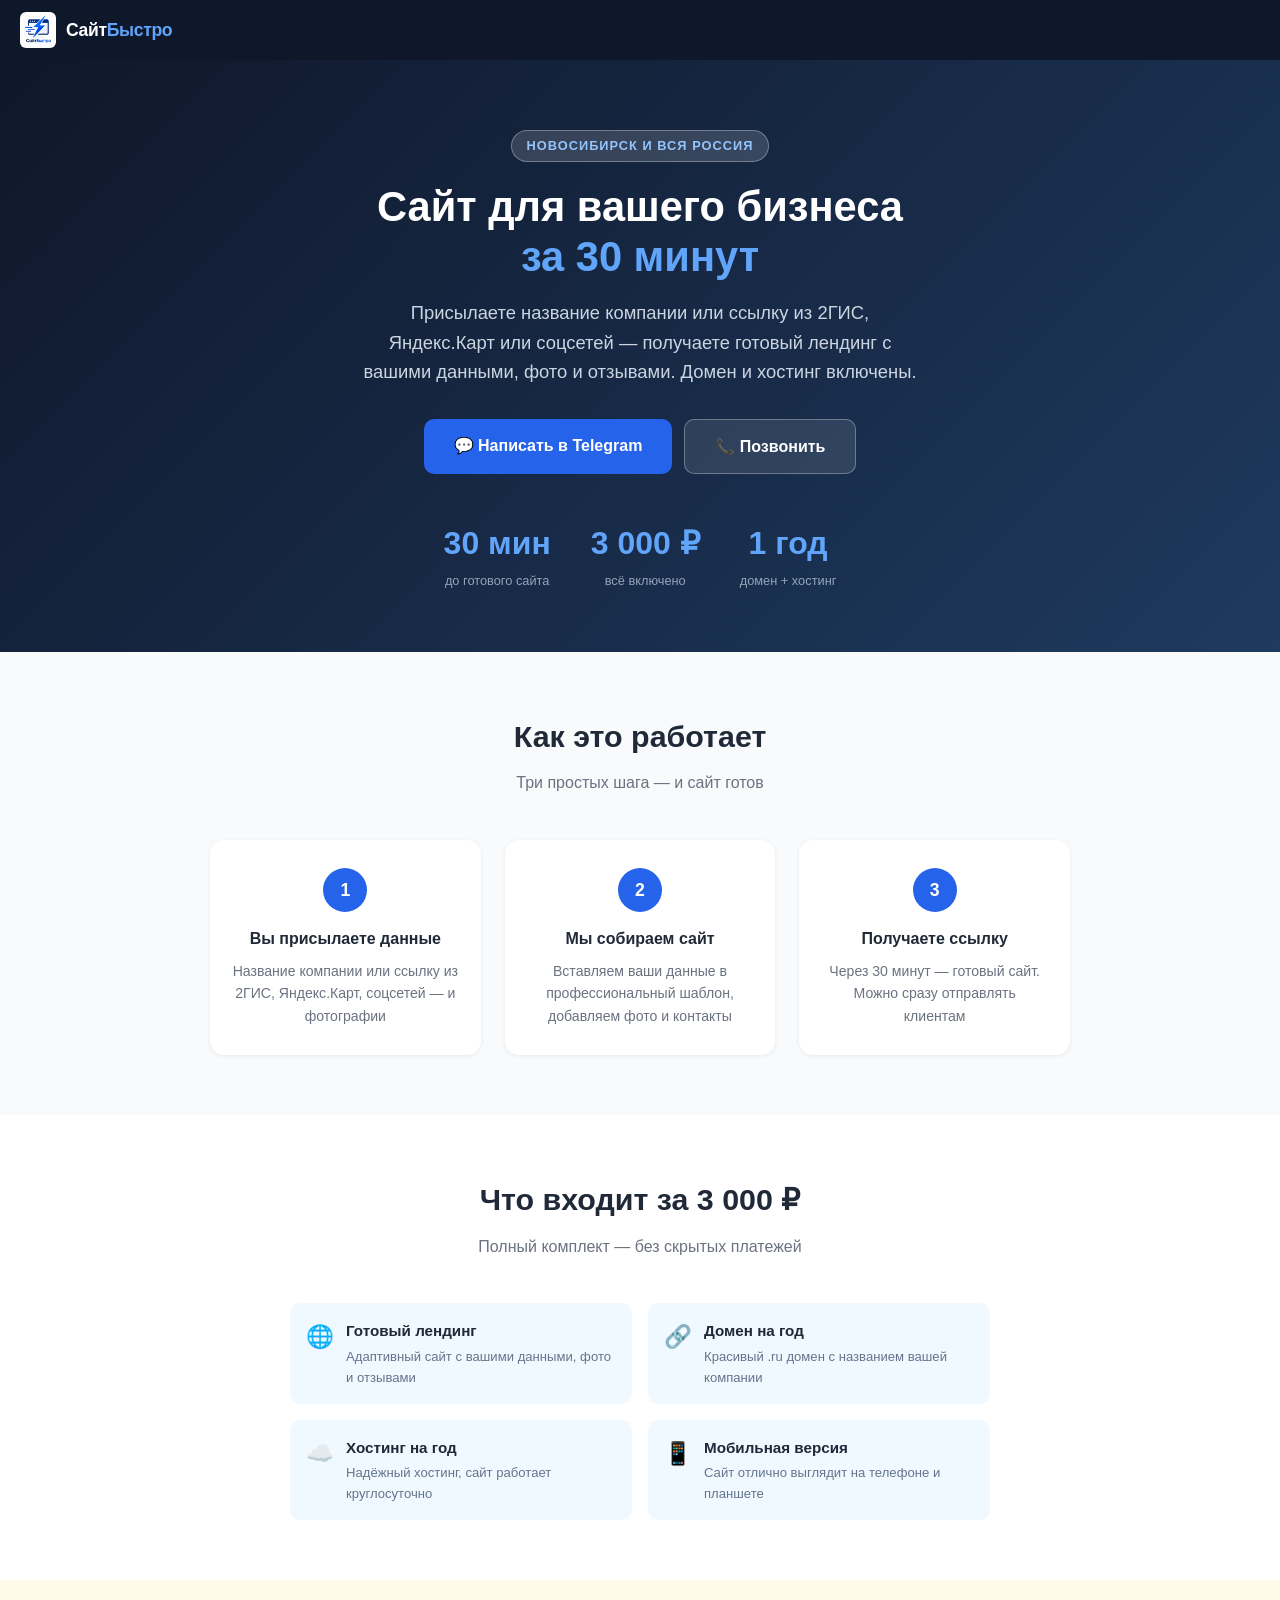
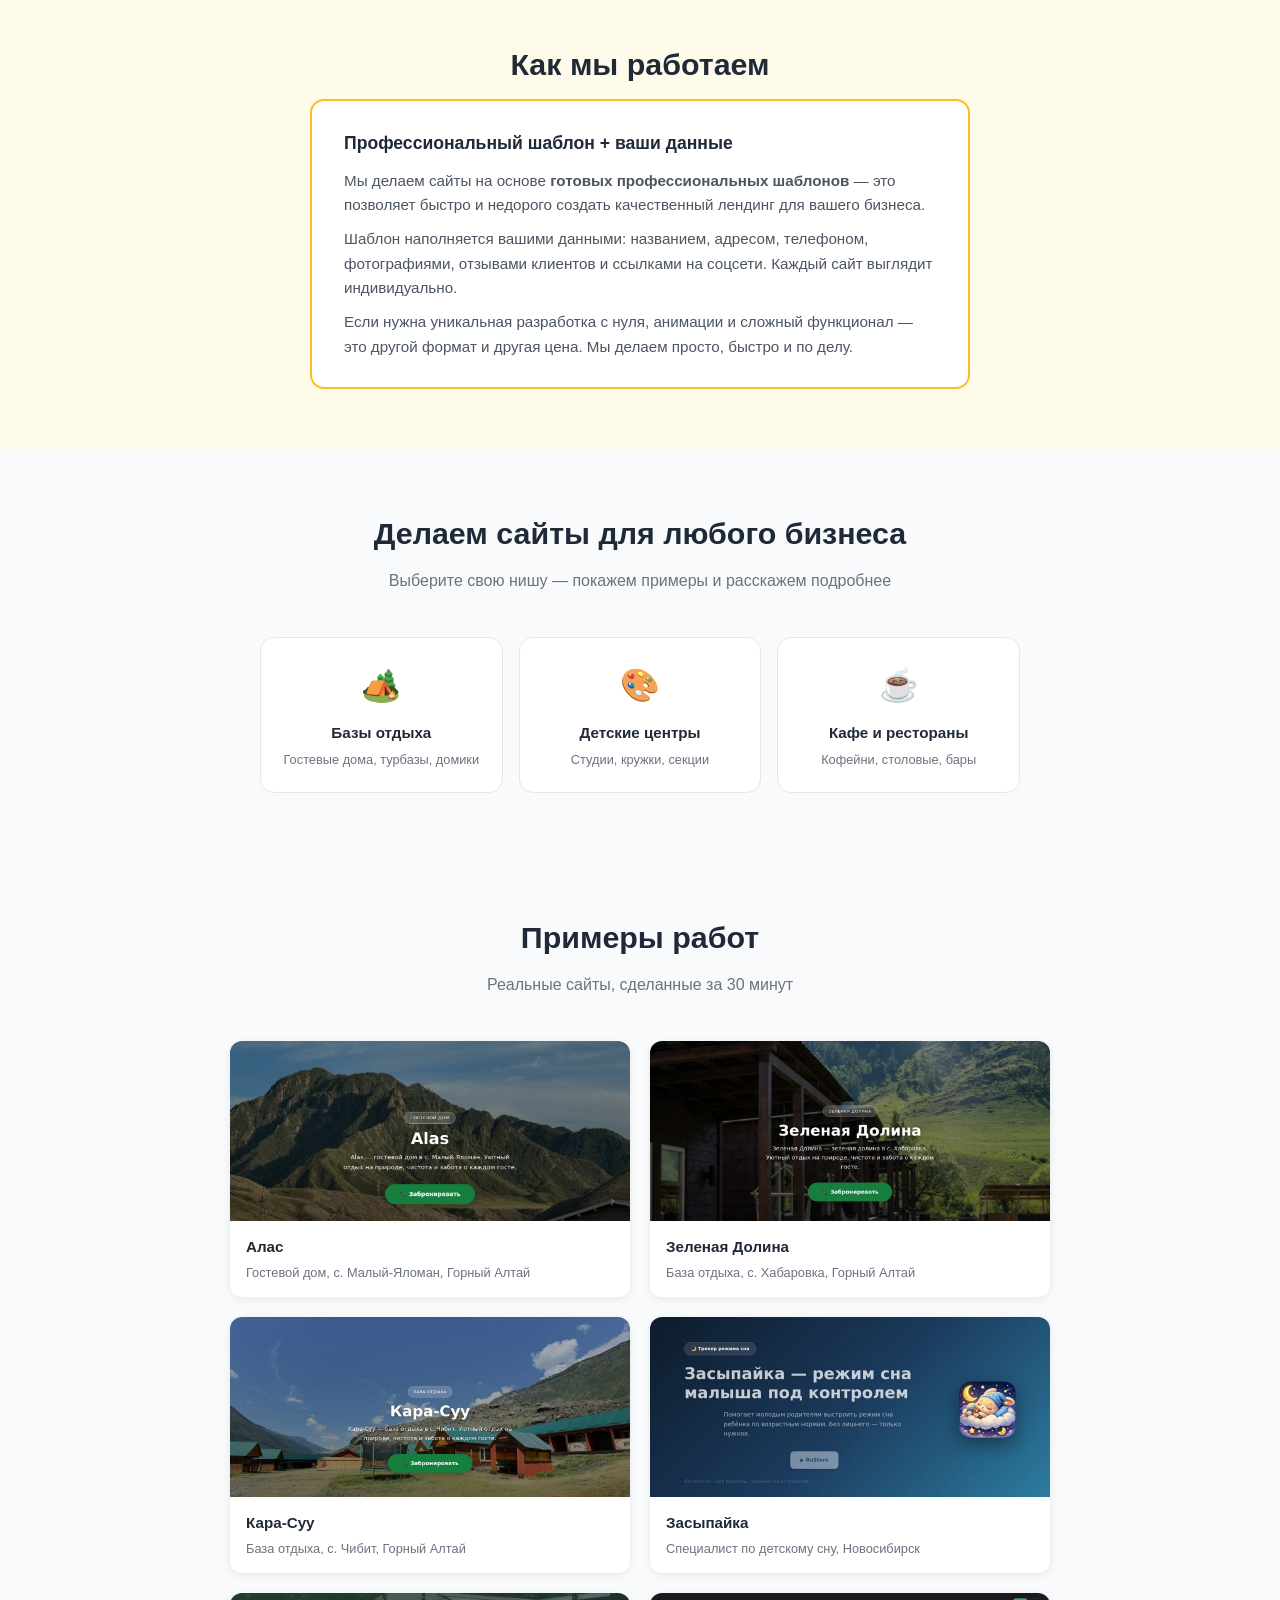
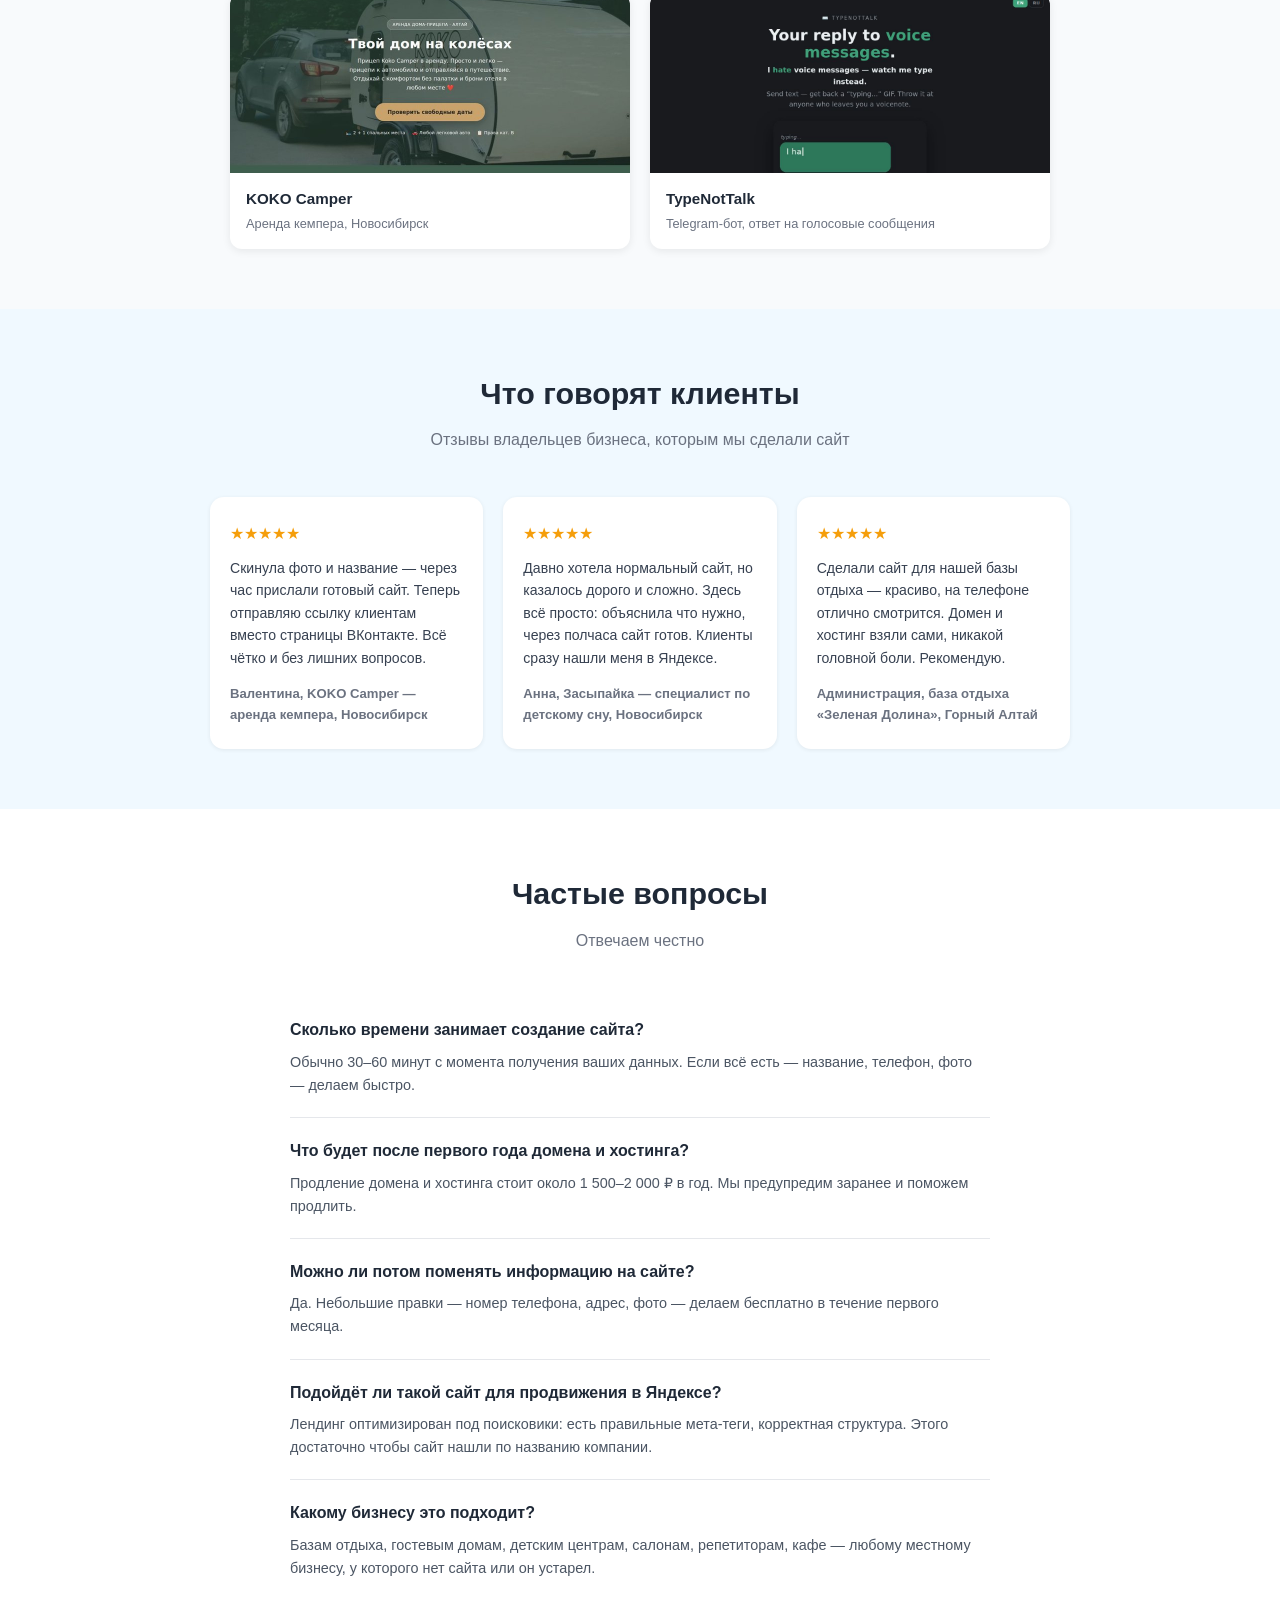
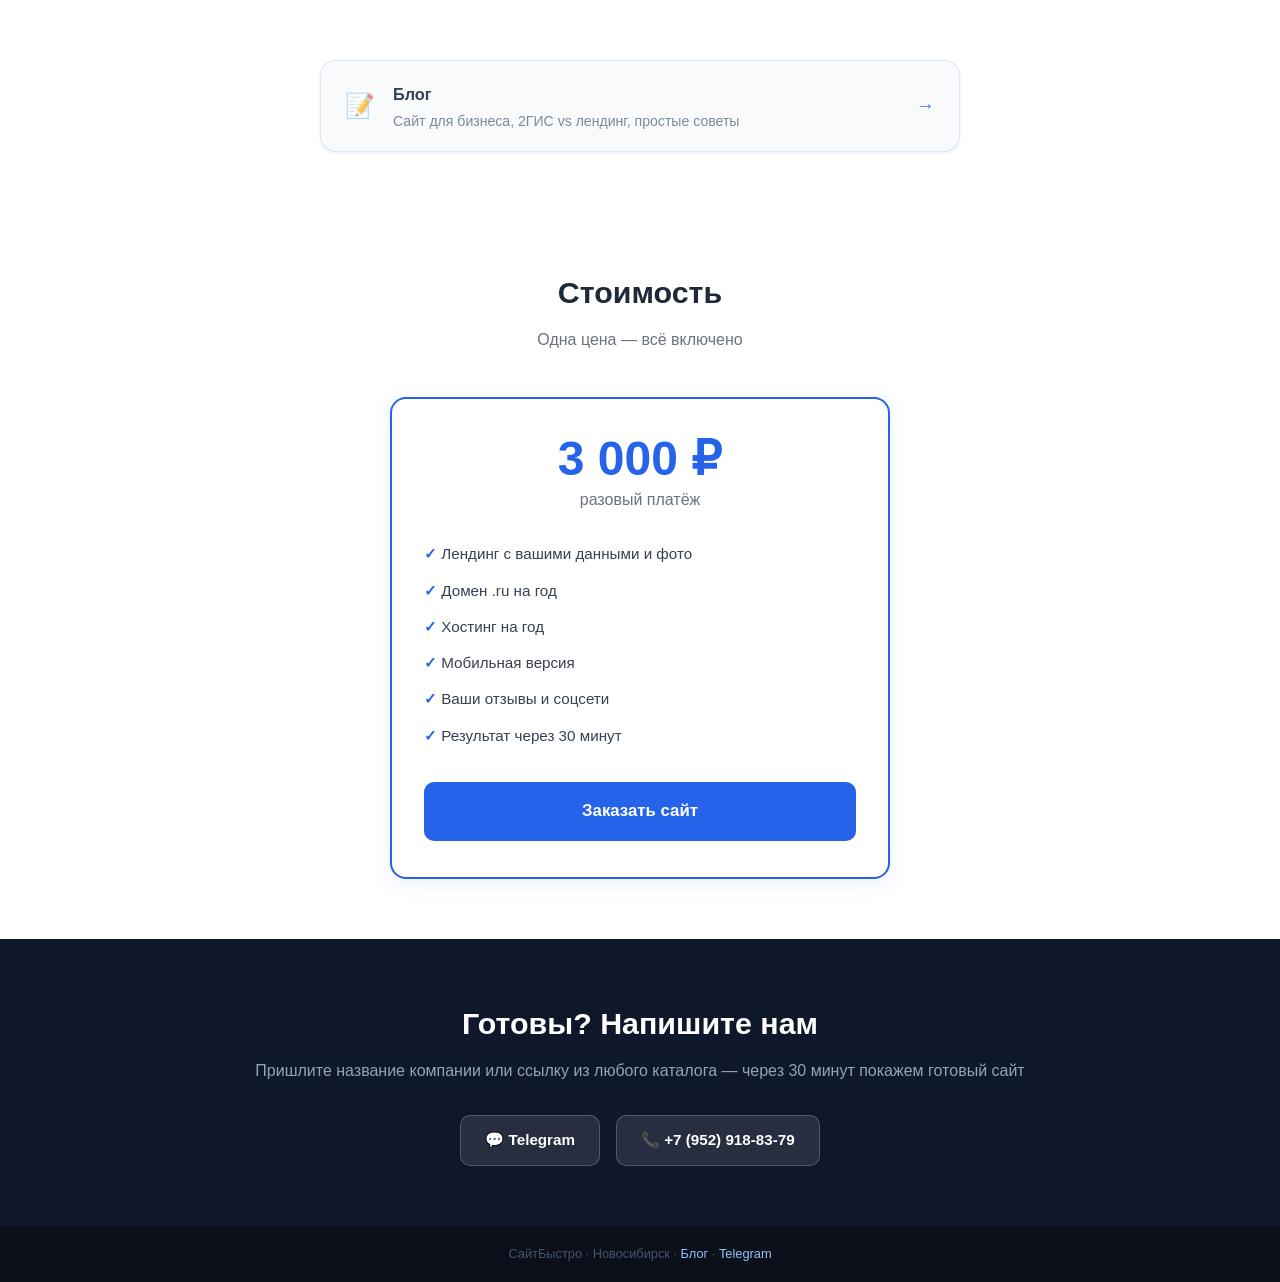
<file: index.html>
<!DOCTYPE html>
<html lang="ru">
<head>
    <meta charset="UTF-8">
    <meta name="viewport" content="width=device-width, initial-scale=1.0">
    <title>СайтБыстро — сайт для малого бизнеса за 30 минут · 3 000 ₽</title>
    <meta name="description" content="Заказать сайт-визитку для бизнеса недорого: готовый лендинг за 30 минут с вашими фото и контактами. Домен .ru и хостинг на год. Для ИП, кафе, баз отдыха, салона. По всей России.">
    <meta name="keywords" content="сайт для малого бизнеса, сайт визитка недорого, лендинг для бизнеса, сделать сайт для бизнеса, заказать сайт быстро, сайт для ИП, сайт с доменом и хостингом">
    <meta property="og:title" content="СайтБыстро — сайт для малого бизнеса за 30 минут">
    <meta property="og:description" content="Готовый лендинг для бизнеса за 3 000 ₽: ваши данные, фото, домен и хостинг на год. Результат через 30 минут.">
    <meta property="og:type" content="website">
    <meta property="og:url" content="https://sitebystro.ru/">
    <meta property="og:image" content="https://sitebystro.ru/logo.jpg">
    <meta property="og:image:width" content="1080">
    <meta property="og:image:height" content="1080">
    <script type="application/ld+json">
    {
      "@context": "https://schema.org",
      "@type": "LocalBusiness",
      "name": "СайтБыстро",
      "description": "Создание сайтов-визиток для малого бизнеса в Новосибирске за 30 минут. Домен, хостинг и лендинг за 3000 рублей.",
      "url": "https://sitebystro.ru",
      "telephone": "+79529188379",
      "address": {
        "@type": "PostalAddress",
        "addressLocality": "Новосибирск",
        "addressCountry": "RU"
      },
      "priceRange": "3000 ₽",
      "areaServed": "Россия",
      "offers": {
        "@type": "Offer",
        "name": "Сайт-визитка для бизнеса",
        "price": "3000",
        "priceCurrency": "RUB",
        "description": "Готовый лендинг с доменом и хостингом на год"
      }
    }
    </script>
    <link rel="stylesheet" href="/blog.css">
    <style>
        * { box-sizing: border-box; margin: 0; padding: 0; }
        body { font-family: -apple-system, BlinkMacSystemFont, 'Segoe UI', sans-serif; color: #1f2937; line-height: 1.6; }

        /* HERO */
        .hero {
            background: linear-gradient(135deg, #0f172a 0%, #1e3a5f 100%);
            color: white;
            padding: 70px 20px 60px;
            text-align: center;
        }
        .hero-badge {
            display: inline-block;
            background: rgba(255,255,255,0.15);
            border: 1px solid rgba(255,255,255,0.3);
            color: #93c5fd;
            font-size: 0.8rem;
            font-weight: 600;
            letter-spacing: 0.08em;
            text-transform: uppercase;
            padding: 5px 14px;
            border-radius: 20px;
            margin-bottom: 20px;
        }
        .hero h1 {
            font-size: 2.6rem;
            font-weight: 800;
            margin-bottom: 16px;
            line-height: 1.2;
        }
        .hero h1 span { color: #60a5fa; }
        .hero p {
            font-size: 1.15rem;
            color: #cbd5e1;
            max-width: 560px;
            margin: 0 auto 32px;
        }
        .hero-cta { display: flex; gap: 12px; justify-content: center; flex-wrap: wrap; }
        .btn-primary {
            display: inline-block;
            background: #2563eb;
            color: white;
            font-size: 1rem;
            font-weight: 700;
            padding: 14px 30px;
            border-radius: 10px;
            text-decoration: none;
            transition: background 0.2s;
        }
        .btn-primary:hover { background: #1d4ed8; }
        .btn-secondary {
            display: inline-block;
            background: rgba(255,255,255,0.1);
            color: white;
            border: 1px solid rgba(255,255,255,0.3);
            font-size: 1rem;
            font-weight: 600;
            padding: 14px 30px;
            border-radius: 10px;
            text-decoration: none;
            transition: background 0.2s;
        }
        .btn-secondary:hover { background: rgba(255,255,255,0.2); }
        .hero-stats {
            display: flex;
            justify-content: center;
            gap: 40px;
            margin-top: 44px;
            flex-wrap: wrap;
        }
        .stat { text-align: center; }
        .stat-num { font-size: 2rem; font-weight: 800; color: #60a5fa; }
        .stat-label { font-size: 0.8rem; color: #94a3b8; margin-top: 2px; }

        /* SECTIONS */
        .container { max-width: 900px; margin: 0 auto; padding: 0 20px; }
        section { padding: 60px 20px; }
        .section-title {
            font-size: 1.9rem;
            font-weight: 800;
            text-align: center;
            margin-bottom: 10px;
        }
        .section-sub {
            text-align: center;
            color: #6b7280;
            margin-bottom: 44px;
            font-size: 1rem;
        }

        /* HOW IT WORKS */
        .steps { background: #f8fafc; }
        .steps-grid {
            display: grid;
            grid-template-columns: repeat(3, 1fr);
            gap: 24px;
            max-width: 860px;
            margin: 0 auto;
        }
        .step {
            background: white;
            border-radius: 14px;
            padding: 28px 22px;
            text-align: center;
            box-shadow: 0 1px 4px rgba(0,0,0,0.07);
        }
        .step-num {
            width: 44px; height: 44px;
            background: #2563eb;
            color: white;
            border-radius: 50%;
            display: flex; align-items: center; justify-content: center;
            font-weight: 800; font-size: 1.1rem;
            margin: 0 auto 14px;
        }
        .step h3 { font-size: 1rem; font-weight: 700; margin-bottom: 8px; }
        .step p { font-size: 0.88rem; color: #6b7280; }

        /* WHAT'S INCLUDED */
        .included-grid {
            display: grid;
            grid-template-columns: repeat(2, 1fr);
            gap: 16px;
            max-width: 700px;
            margin: 0 auto;
        }
        .included-item {
            display: flex;
            align-items: flex-start;
            gap: 12px;
            background: #f0f9ff;
            border-radius: 10px;
            padding: 16px;
        }
        .included-icon { font-size: 1.4rem; flex-shrink: 0; }
        .included-item h4 { font-size: 0.95rem; font-weight: 700; margin-bottom: 2px; }
        .included-item p { font-size: 0.82rem; color: #64748b; }

        /* HONEST */
        .honest { background: #fffbeb; }
        .honest-box {
            max-width: 660px;
            margin: 0 auto;
            background: white;
            border: 2px solid #fbbf24;
            border-radius: 14px;
            padding: 28px 32px;
        }
        .honest-box h3 { font-size: 1.1rem; font-weight: 700; margin-bottom: 12px; }
        .honest-box p { color: #4b5563; font-size: 0.95rem; margin-bottom: 10px; }
        .honest-box p:last-child { margin-bottom: 0; }

        /* EXAMPLES */
        .examples { background: #f8fafc; }
        .examples-grid {
            display: grid;
            grid-template-columns: repeat(2, 1fr);
            gap: 20px;
            max-width: 820px;
            margin: 0 auto;
        }
        .example-card {
            background: white;
            border-radius: 12px;
            overflow: hidden;
            box-shadow: 0 2px 8px rgba(0,0,0,0.08);
            text-decoration: none;
            color: inherit;
            transition: transform 0.2s, box-shadow 0.2s;
            display: block;
        }
        .example-card:hover { transform: translateY(-3px); box-shadow: 0 6px 20px rgba(0,0,0,0.12); }
        .example-card img { width: 100%; height: 180px; object-fit: cover; object-position: top; display: block; }
        .example-info { padding: 14px 16px; }
        .example-info h4 { font-size: 0.95rem; font-weight: 700; }
        .example-info p { font-size: 0.8rem; color: #6b7280; margin-top: 3px; }

        /* PRICE */
        .price-box {
            max-width: 500px;
            margin: 0 auto;
            background: white;
            border: 2px solid #2563eb;
            border-radius: 16px;
            padding: 36px 32px;
            text-align: center;
            box-shadow: 0 4px 20px rgba(37,99,235,0.1);
        }
        .price-amount { font-size: 3rem; font-weight: 900; color: #2563eb; line-height: 1; }
        .price-period { font-size: 1rem; color: #6b7280; margin-top: 4px; margin-bottom: 24px; }
        .price-list { list-style: none; text-align: left; margin-bottom: 28px; }
        .price-list li { padding: 6px 0; font-size: 0.95rem; color: #374151; }
        .price-list li::before { content: "✓ "; color: #2563eb; font-weight: 700; }
        .price-box .btn-primary { width: 100%; text-align: center; font-size: 1.05rem; padding: 16px; }

        /* CONTACT */
        .contact { background: #0f172a; color: white; text-align: center; padding: 60px 20px; }
        .contact h2 { font-size: 1.9rem; font-weight: 800; margin-bottom: 10px; }
        .contact p { color: #94a3b8; margin-bottom: 32px; }
        .contact-links { display: flex; justify-content: center; gap: 16px; flex-wrap: wrap; }
        .contact-link {
            display: inline-flex; align-items: center; gap: 8px;
            background: rgba(255,255,255,0.1);
            border: 1px solid rgba(255,255,255,0.2);
            color: white;
            text-decoration: none;
            padding: 12px 24px;
            border-radius: 10px;
            font-weight: 600;
            font-size: 0.95rem;
            transition: background 0.2s;
        }
        .contact-link:hover { background: rgba(255,255,255,0.2); }

        /* NICHES */
        .niches { background: #f8fafc; }
        .niches-grid {
            display: grid;
            grid-template-columns: repeat(3, 1fr);
            gap: 16px;
            max-width: 760px;
            margin: 0 auto;
        }
        .niche-link {
            display: block;
            background: white;
            border: 1px solid #e5e7eb;
            border-radius: 14px;
            padding: 22px 20px;
            text-align: center;
            text-decoration: none;
            color: inherit;
            transition: border-color 0.2s, box-shadow 0.2s;
        }
        .niche-link:hover { border-color: #2563eb; box-shadow: 0 4px 16px rgba(37,99,235,0.1); }
        .niche-icon { font-size: 2rem; margin-bottom: 10px; }
        .niche-link h3 { font-size: 0.95rem; font-weight: 700; margin-bottom: 4px; }
        .niche-link p { font-size: 0.8rem; color: #6b7280; }

        /* REVIEWS */
        .reviews { background: #f0f9ff; }
        .reviews-grid {
            display: grid;
            grid-template-columns: repeat(3, 1fr);
            gap: 20px;
            max-width: 860px;
            margin: 0 auto;
        }
        .review-card {
            background: white;
            border-radius: 14px;
            padding: 24px 20px;
            box-shadow: 0 1px 4px rgba(0,0,0,0.07);
        }
        .review-stars { color: #f59e0b; font-size: 1rem; margin-bottom: 10px; }
        .review-text { font-size: 0.88rem; color: #374151; line-height: 1.6; margin-bottom: 14px; }
        .review-author { font-size: 0.82rem; font-weight: 700; color: #6b7280; }

        /* FAQ */
        .faq-list {
            max-width: 700px;
            margin: 0 auto;
        }
        .faq-item {
            border-bottom: 1px solid #e5e7eb;
            padding: 20px 0;
        }
        .faq-item:last-child { border-bottom: none; }
        .faq-q { font-size: 1rem; font-weight: 700; margin-bottom: 8px; }
        .faq-a { font-size: 0.9rem; color: #4b5563; line-height: 1.6; }

        /* NAVBAR */
        .navbar {
            background: #0f172a;
            padding: 12px 20px;
            display: flex;
            align-items: center;
        }
        .navbar-logo {
            display: flex;
            align-items: center;
            gap: 10px;
            text-decoration: none;
        }
        .navbar-logo img {
            width: 36px;
            height: 36px;
            border-radius: 6px;
            object-fit: cover;
        }
        .navbar-logo span {
            color: white;
            font-size: 1.1rem;
            font-weight: 800;
            letter-spacing: -0.02em;
        }
        .navbar-logo span em {
            color: #60a5fa;
            font-style: normal;
        }

        /* FOOTER */
        footer {
            background: #0a0f1a;
            color: #475569;
            text-align: center;
            padding: 18px 20px;
            font-size: 0.8rem;
        }
        footer a {
            color: #93c5fd;
            text-decoration: none;
        }
        footer a:hover { text-decoration: underline; }

        @media (max-width: 600px) {
            .hero h1 { font-size: 1.9rem; }
            .steps-grid { grid-template-columns: 1fr; }
            .included-grid { grid-template-columns: 1fr; }
            .examples-grid { grid-template-columns: 1fr; }
            .reviews-grid { grid-template-columns: 1fr; }
            .niches-grid { grid-template-columns: 1fr; }
            .hero-stats { gap: 24px; }
        }
    </style>
<!-- Yandex.Metrika counter -->
<script type="text/javascript">(function(m,e,t,r,i,k,a){m[i]=m[i]||function(){(m[i].a=m[i].a||[]).push(arguments)};m[i].l=1*new Date();k=e.createElement(t),a=e.getElementsByTagName(t)[0],k.async=1,k.src=r,a.parentNode.insertBefore(k,a)})(window,document,"script","https://mc.yandex.ru/metrika/tag.js","ym");ym(110178823,"init",{clickmap:true,trackLinks:true,accurateTrackBounceRate:true,webvisor:true});</script>
<noscript><div><img src="https://mc.yandex.ru/watch/110178823" style="position:absolute; left:-9999px;" alt="" /></div></noscript>
<!-- /Yandex.Metrika counter -->
</head>
<body>

<nav class="navbar">
    <a href="/" class="navbar-logo">
        <img src="logo.jpg" alt="СайтБыстро">
        <span>Сайт<em>Быстро</em></span>
    </a>
</nav>

<section class="hero">
    <div class="hero-badge">Новосибирск и вся Россия</div>
    <h1>Сайт для вашего бизнеса<br><span>за 30 минут</span></h1>
    <p>Присылаете название компании или ссылку из 2ГИС, Яндекс.Карт или соцсетей — получаете готовый лендинг с вашими данными, фото и отзывами. Домен и хостинг включены.</p>
    <div class="hero-cta">
        <a href="https://t.me/eldtoll" class="btn-primary">💬 Написать в Telegram</a>
        <a href="tel:+79529188379" class="btn-secondary">📞 Позвонить</a>
    </div>
    <div class="hero-stats">
        <div class="stat">
            <div class="stat-num">30 мин</div>
            <div class="stat-label">до готового сайта</div>
        </div>
        <div class="stat">
            <div class="stat-num">3 000 ₽</div>
            <div class="stat-label">всё включено</div>
        </div>
        <div class="stat">
            <div class="stat-num">1 год</div>
            <div class="stat-label">домен + хостинг</div>
        </div>
    </div>
</section>

<section class="steps">
    <div class="container">
        <h2 class="section-title">Как это работает</h2>
        <p class="section-sub">Три простых шага — и сайт готов</p>
        <div class="steps-grid">
            <div class="step">
                <div class="step-num">1</div>
                <h3>Вы присылаете данные</h3>
                <p>Название компании или ссылку из 2ГИС, Яндекс.Карт, соцсетей — и фотографии</p>
            </div>
            <div class="step">
                <div class="step-num">2</div>
                <h3>Мы собираем сайт</h3>
                <p>Вставляем ваши данные в профессиональный шаблон, добавляем фото и контакты</p>
            </div>
            <div class="step">
                <div class="step-num">3</div>
                <h3>Получаете ссылку</h3>
                <p>Через 30 минут — готовый сайт. Можно сразу отправлять клиентам</p>
            </div>
        </div>
    </div>
</section>

<section>
    <div class="container">
        <h2 class="section-title">Что входит за 3 000 ₽</h2>
        <p class="section-sub">Полный комплект — без скрытых платежей</p>
        <div class="included-grid">
            <div class="included-item">
                <span class="included-icon">🌐</span>
                <div>
                    <h4>Готовый лендинг</h4>
                    <p>Адаптивный сайт с вашими данными, фото и отзывами</p>
                </div>
            </div>
            <div class="included-item">
                <span class="included-icon">🔗</span>
                <div>
                    <h4>Домен на год</h4>
                    <p>Красивый .ru домен с названием вашей компании</p>
                </div>
            </div>
            <div class="included-item">
                <span class="included-icon">☁️</span>
                <div>
                    <h4>Хостинг на год</h4>
                    <p>Надёжный хостинг, сайт работает круглосуточно</p>
                </div>
            </div>
            <div class="included-item">
                <span class="included-icon">📱</span>
                <div>
                    <h4>Мобильная версия</h4>
                    <p>Сайт отлично выглядит на телефоне и планшете</p>
                </div>
            </div>
        </div>
    </div>
</section>

<section class="honest">
    <div class="container">
        <h2 class="section-title">Как мы работаем</h2>
        <div class="honest-box">
            <h3>Профессиональный шаблон + ваши данные</h3>
            <p>Мы делаем сайты на основе <strong>готовых профессиональных шаблонов</strong> — это позволяет быстро и недорого создать качественный лендинг для вашего бизнеса.</p>
            <p>Шаблон наполняется вашими данными: названием, адресом, телефоном, фотографиями, отзывами клиентов и ссылками на соцсети. Каждый сайт выглядит индивидуально.</p>
            <p>Если нужна уникальная разработка с нуля, анимации и сложный функционал — это другой формат и другая цена. Мы делаем просто, быстро и по делу.</p>
        </div>
    </div>
</section>

<section class="niches">
    <div class="container">
        <h2 class="section-title">Делаем сайты для любого бизнеса</h2>
        <p class="section-sub">Выберите свою нишу — покажем примеры и расскажем подробнее</p>
        <div class="niches-grid">
            <a href="/bazy-otdykha" class="niche-link">
                <div class="niche-icon">🏕️</div>
                <h3>Базы отдыха</h3>
                <p>Гостевые дома, турбазы, домики</p>
            </a>
            <a href="/detskie-tsentry" class="niche-link">
                <div class="niche-icon">🎨</div>
                <h3>Детские центры</h3>
                <p>Студии, кружки, секции</p>
            </a>
            <a href="/kafe" class="niche-link">
                <div class="niche-icon">☕</div>
                <h3>Кафе и рестораны</h3>
                <p>Кофейни, столовые, бары</p>
            </a>
        </div>
    </div>
</section>

<section class="examples">
    <div class="container">
        <h2 class="section-title">Примеры работ</h2>
        <p class="section-sub">Реальные сайты, сделанные за 30 минут</p>
        <div class="examples-grid">
            <a href="https://alas-altay.ru" target="_blank" class="example-card">
                <img src="examples/alas.jpg" alt="Алас — гостевой дом">
                <div class="example-info">
                    <h4>Алас</h4>
                    <p>Гостевой дом, с. Малый-Яломан, Горный Алтай</p>
                </div>
            </a>
            <a href="https://zelenaya-dolina-altay.ru" target="_blank" class="example-card">
                <img src="examples/zelenaya-dolina.jpg" alt="Зеленая Долина — база отдыха">
                <div class="example-info">
                    <h4>Зеленая Долина</h4>
                    <p>База отдыха, с. Хабаровка, Горный Алтай</p>
                </div>
            </a>
            <a href="https://kara-suu.ru" target="_blank" class="example-card">
                <img src="examples/kara-suu.jpg" alt="Кара-Суу — база отдыха">
                <div class="example-info">
                    <h4>Кара-Суу</h4>
                    <p>База отдыха, с. Чибит, Горный Алтай</p>
                </div>
            </a>

<a href="https://sonrebenka.ru" target="_blank" class="example-card">
                <img src="examples/zasypajka.jpg" alt="Засыпайка — сайт для сна детей">
                <div class="example-info">
                    <h4>Засыпайка</h4>
                    <p>Специалист по детскому сну, Новосибирск</p>
                </div>
            </a>
            <a href="https://koko-camper.ru" target="_blank" class="example-card">
                <img src="examples/koko-camper.jpg" alt="KOKO Camper — аренда кемпера">
                <div class="example-info">
                    <h4>KOKO Camper</h4>
                    <p>Аренда кемпера, Новосибирск</p>
                </div>
            </a>
            <a href="https://typenottalk.com" target="_blank" class="example-card">
                <img src="examples/typenottalk.jpg" alt="TypeNotTalk — бот для ответа на голосовые">
                <div class="example-info">
                    <h4>TypeNotTalk</h4>
                    <p>Telegram-бот, ответ на голосовые сообщения</p>
                </div>
            </a>
        </div>
    </div>
</section>

<section class="reviews">
    <div class="container">
        <h2 class="section-title">Что говорят клиенты</h2>
        <p class="section-sub">Отзывы владельцев бизнеса, которым мы сделали сайт</p>
        <div class="reviews-grid">
            <div class="review-card">
                <div class="review-stars">★★★★★</div>
                <p class="review-text">Скинула фото и название — через час прислали готовый сайт. Теперь отправляю ссылку клиентам вместо страницы ВКонтакте. Всё чётко и без лишних вопросов.</p>
                <div class="review-author">Валентина, KOKO Camper — аренда кемпера, Новосибирск</div>
            </div>
            <div class="review-card">
                <div class="review-stars">★★★★★</div>
                <p class="review-text">Давно хотела нормальный сайт, но казалось дорого и сложно. Здесь всё просто: объяснила что нужно, через полчаса сайт готов. Клиенты сразу нашли меня в Яндексе.</p>
                <div class="review-author">Анна, Засыпайка — специалист по детскому сну, Новосибирск</div>
            </div>
            <div class="review-card">
                <div class="review-stars">★★★★★</div>
                <p class="review-text">Сделали сайт для нашей базы отдыха — красиво, на телефоне отлично смотрится. Домен и хостинг взяли сами, никакой головной боли. Рекомендую.</p>
                <div class="review-author">Администрация, база отдыха «Зеленая Долина», Горный Алтай</div>
            </div>
        </div>
    </div>
</section>

<section>
    <div class="container">
        <h2 class="section-title">Частые вопросы</h2>
        <p class="section-sub">Отвечаем честно</p>
        <div class="faq-list">
            <div class="faq-item">
                <div class="faq-q">Сколько времени занимает создание сайта?</div>
                <div class="faq-a">Обычно 30–60 минут с момента получения ваших данных. Если всё есть — название, телефон, фото — делаем быстро.</div>
            </div>
            <div class="faq-item">
                <div class="faq-q">Что будет после первого года домена и хостинга?</div>
                <div class="faq-a">Продление домена и хостинга стоит около 1 500–2 000 ₽ в год. Мы предупредим заранее и поможем продлить.</div>
            </div>
            <div class="faq-item">
                <div class="faq-q">Можно ли потом поменять информацию на сайте?</div>
                <div class="faq-a">Да. Небольшие правки — номер телефона, адрес, фото — делаем бесплатно в течение первого месяца.</div>
            </div>
            <div class="faq-item">
                <div class="faq-q">Подойдёт ли такой сайт для продвижения в Яндексе?</div>
                <div class="faq-a">Лендинг оптимизирован под поисковики: есть правильные мета-теги, корректная структура. Этого достаточно чтобы сайт нашли по названию компании.</div>
            </div>
            <div class="faq-item">
                <div class="faq-q">Какому бизнесу это подходит?</div>
                <div class="faq-a">Базам отдыха, гостевым домам, детским центрам, салонам, репетиторам, кафе — любому местному бизнесу, у которого нет сайта или он устарел.</div>
            </div>
        </div>
    </div>
</section>

<section class="home-blog">
    <a href="/blog/" class="home-blog-banner">
        <span class="home-blog-banner-icon" aria-hidden="true">📝</span>
        <span class="home-blog-banner-text">
            <strong>Блог</strong>
            <span>Сайт для бизнеса, 2ГИС vs лендинг, простые советы</span>
        </span>
        <span class="home-blog-banner-arrow" aria-hidden="true">→</span>
    </a>
</section>

<section>
    <div class="container">
        <h2 class="section-title">Стоимость</h2>
        <p class="section-sub">Одна цена — всё включено</p>
        <div class="price-box">
            <div class="price-amount">3 000 ₽</div>
            <div class="price-period">разовый платёж</div>
            <ul class="price-list">
                <li>Лендинг с вашими данными и фото</li>
                <li>Домен .ru на год</li>
                <li>Хостинг на год</li>
                <li>Мобильная версия</li>
                <li>Ваши отзывы и соцсети</li>
                <li>Результат через 30 минут</li>
            </ul>
            <a href="https://t.me/eldtoll" class="btn-primary">Заказать сайт</a>
        </div>
    </div>
</section>

<section class="contact">
    <div class="container">
        <h2>Готовы? Напишите нам</h2>
        <p>Пришлите название компании или ссылку из любого каталога — через 30 минут покажем готовый сайт</p>
        <div class="contact-links">
            <a href="https://t.me/eldtoll" class="contact-link">💬 Telegram</a>
            <a href="tel:+79529188379" class="contact-link">📞 +7 (952) 918-83-79</a>
        </div>
    </div>
</section>

<footer>
    СайтБыстро · Новосибирск · <a href="/blog/">Блог</a> · <a href="https://t.me/eldtoll">Telegram</a>
</footer>

</body>
</html>
</file>
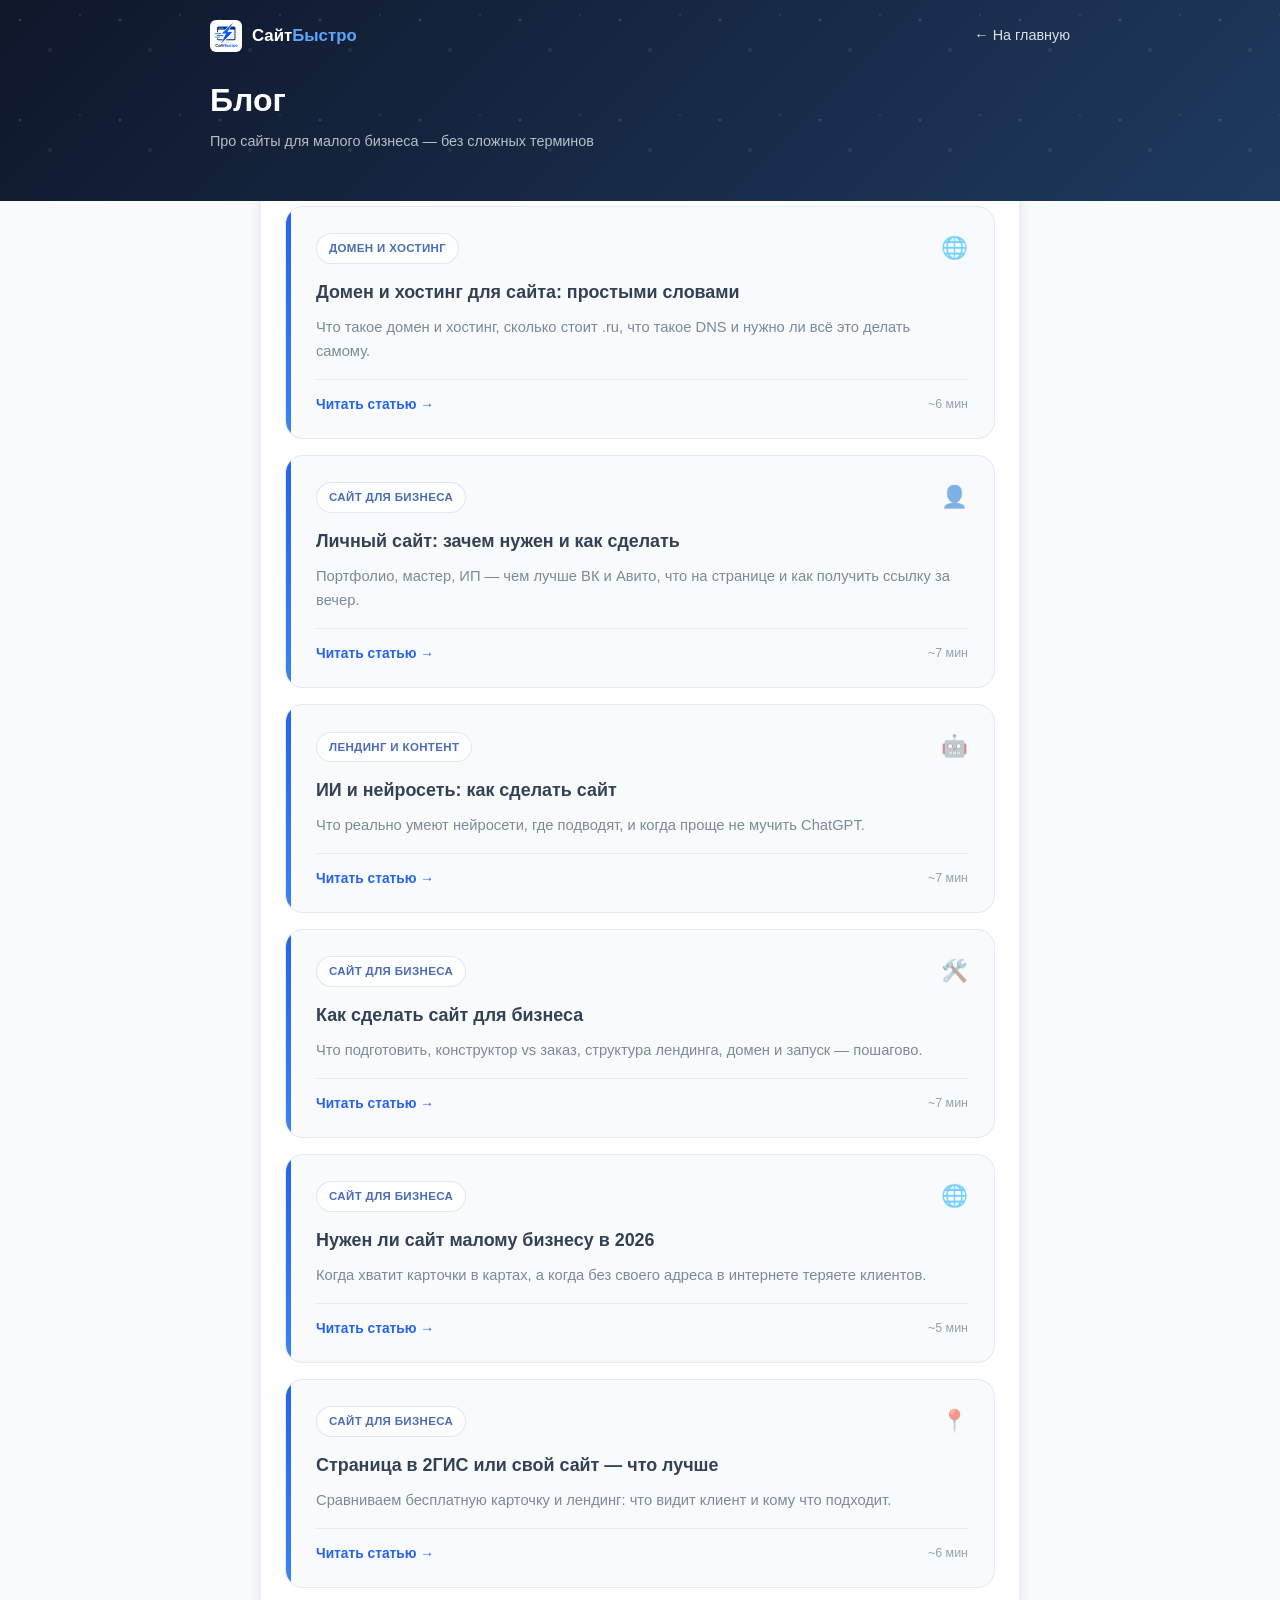
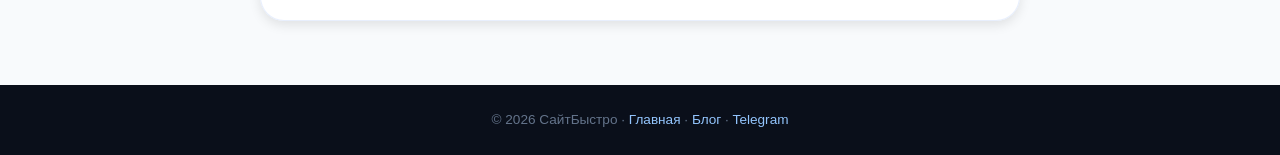
<file: blog/index.html>
<!DOCTYPE html>
<html lang="ru">
<head>
    <meta charset="UTF-8">
    <meta name="viewport" content="width=device-width, initial-scale=1.0">
    <title>Блог — СайтБыстро</title>
    <meta name="description" content="Статьи о сайтах для малого бизнеса: зачем нужен лендинг, 2ГИС vs свой сайт, SEO и простые советы.">
    <link rel="icon" href="/logo.jpg">
    <link rel="stylesheet" href="/blog.css">
</head>
<body>

    <header class="page-header">
        <div class="container">
            <nav class="page-nav">
                <a href="/" class="page-brand">
                    <img src="/logo.jpg" alt="">
                    <span>Сайт<em>Быстро</em></span>
                </a>
                <a href="/" class="page-back">← На главную</a>
            </nav>
            <h1>Блог</h1>
            <p class="page-meta">Про сайты для малого бизнеса — без сложных терминов</p>
        </div>
    </header>

    <main class="legal-main">
        <div class="container">
            <div class="blog-panel">
                <div class="blog-list">
                    <a href="/blog/domen-i-hosting-dlya-saita/" class="post-card">
                        <div class="post-card-top">
                            <span class="post-tag">Домен и хостинг</span>
                            <span class="post-icon" aria-hidden="true">🌐</span>
                        </div>
                        <h2>Домен и хостинг для сайта: простыми словами</h2>
                        <p>Что такое домен и хостинг, сколько стоит .ru, что такое DNS и нужно ли всё это делать самому.</p>
                        <div class="post-card-footer">
                            <span class="read-more">Читать статью →</span>
                            <span class="post-card-time">~6 мин</span>
                        </div>
                    </a>
                    <a href="/blog/lichnyj-sait/" class="post-card">
                        <div class="post-card-top">
                            <span class="post-tag">Сайт для бизнеса</span>
                            <span class="post-icon" aria-hidden="true">👤</span>
                        </div>
                        <h2>Личный сайт: зачем нужен и как сделать</h2>
                        <p>Портфолио, мастер, ИП — чем лучше ВК и Авито, что на странице и как получить ссылку за вечер.</p>
                        <div class="post-card-footer">
                            <span class="read-more">Читать статью →</span>
                            <span class="post-card-time">~7 мин</span>
                        </div>
                    </a>
                    <a href="/blog/ii-sdelat-sait/" class="post-card">
                        <div class="post-card-top">
                            <span class="post-tag">Лендинг и контент</span>
                            <span class="post-icon" aria-hidden="true">🤖</span>
                        </div>
                        <h2>ИИ и нейросеть: как сделать сайт</h2>
                        <p>Что реально умеют нейросети, где подводят, и когда проще не мучить ChatGPT.</p>
                        <div class="post-card-footer">
                            <span class="read-more">Читать статью →</span>
                            <span class="post-card-time">~7 мин</span>
                        </div>
                    </a>
                    <a href="/blog/kak-sdelat-sait-dlya-biznesa/" class="post-card">
                        <div class="post-card-top">
                            <span class="post-tag">Сайт для бизнеса</span>
                            <span class="post-icon" aria-hidden="true">🛠️</span>
                        </div>
                        <h2>Как сделать сайт для бизнеса</h2>
                        <p>Что подготовить, конструктор vs заказ, структура лендинга, домен и запуск — пошагово.</p>
                        <div class="post-card-footer">
                            <span class="read-more">Читать статью →</span>
                            <span class="post-card-time">~7 мин</span>
                        </div>
                    </a>
                    <a href="/blog/nuzhen-li-sait-malomu-biznesu/" class="post-card">
                        <div class="post-card-top">
                            <span class="post-tag">Сайт для бизнеса</span>
                            <span class="post-icon" aria-hidden="true">🌐</span>
                        </div>
                        <h2>Нужен ли сайт малому бизнесу в 2026</h2>
                        <p>Когда хватит карточки в картах, а когда без своего адреса в интернете теряете клиентов.</p>
                        <div class="post-card-footer">
                            <span class="read-more">Читать статью →</span>
                            <span class="post-card-time">~5 мин</span>
                        </div>
                    </a>
                    <a href="/blog/stranica-v-2gis-ili-svoj-sait/" class="post-card">
                        <div class="post-card-top">
                            <span class="post-tag">Сайт для бизнеса</span>
                            <span class="post-icon" aria-hidden="true">📍</span>
                        </div>
                        <h2>Страница в 2ГИС или свой сайт — что лучше</h2>
                        <p>Сравниваем бесплатную карточку и лендинг: что видит клиент и кому что подходит.</p>
                        <div class="post-card-footer">
                            <span class="read-more">Читать статью →</span>
                            <span class="post-card-time">~6 мин</span>
                        </div>
                    </a>
                </div>
            </div>
        </div>
    </main>

    <footer class="site-footer">
        <p>© 2026 СайтБыстро · <a href="/">Главная</a> · <a href="/blog/">Блог</a> · <a href="https://t.me/eldtoll" target="_blank" rel="noopener">Telegram</a></p>
    </footer>

</body>
</html>
</file>
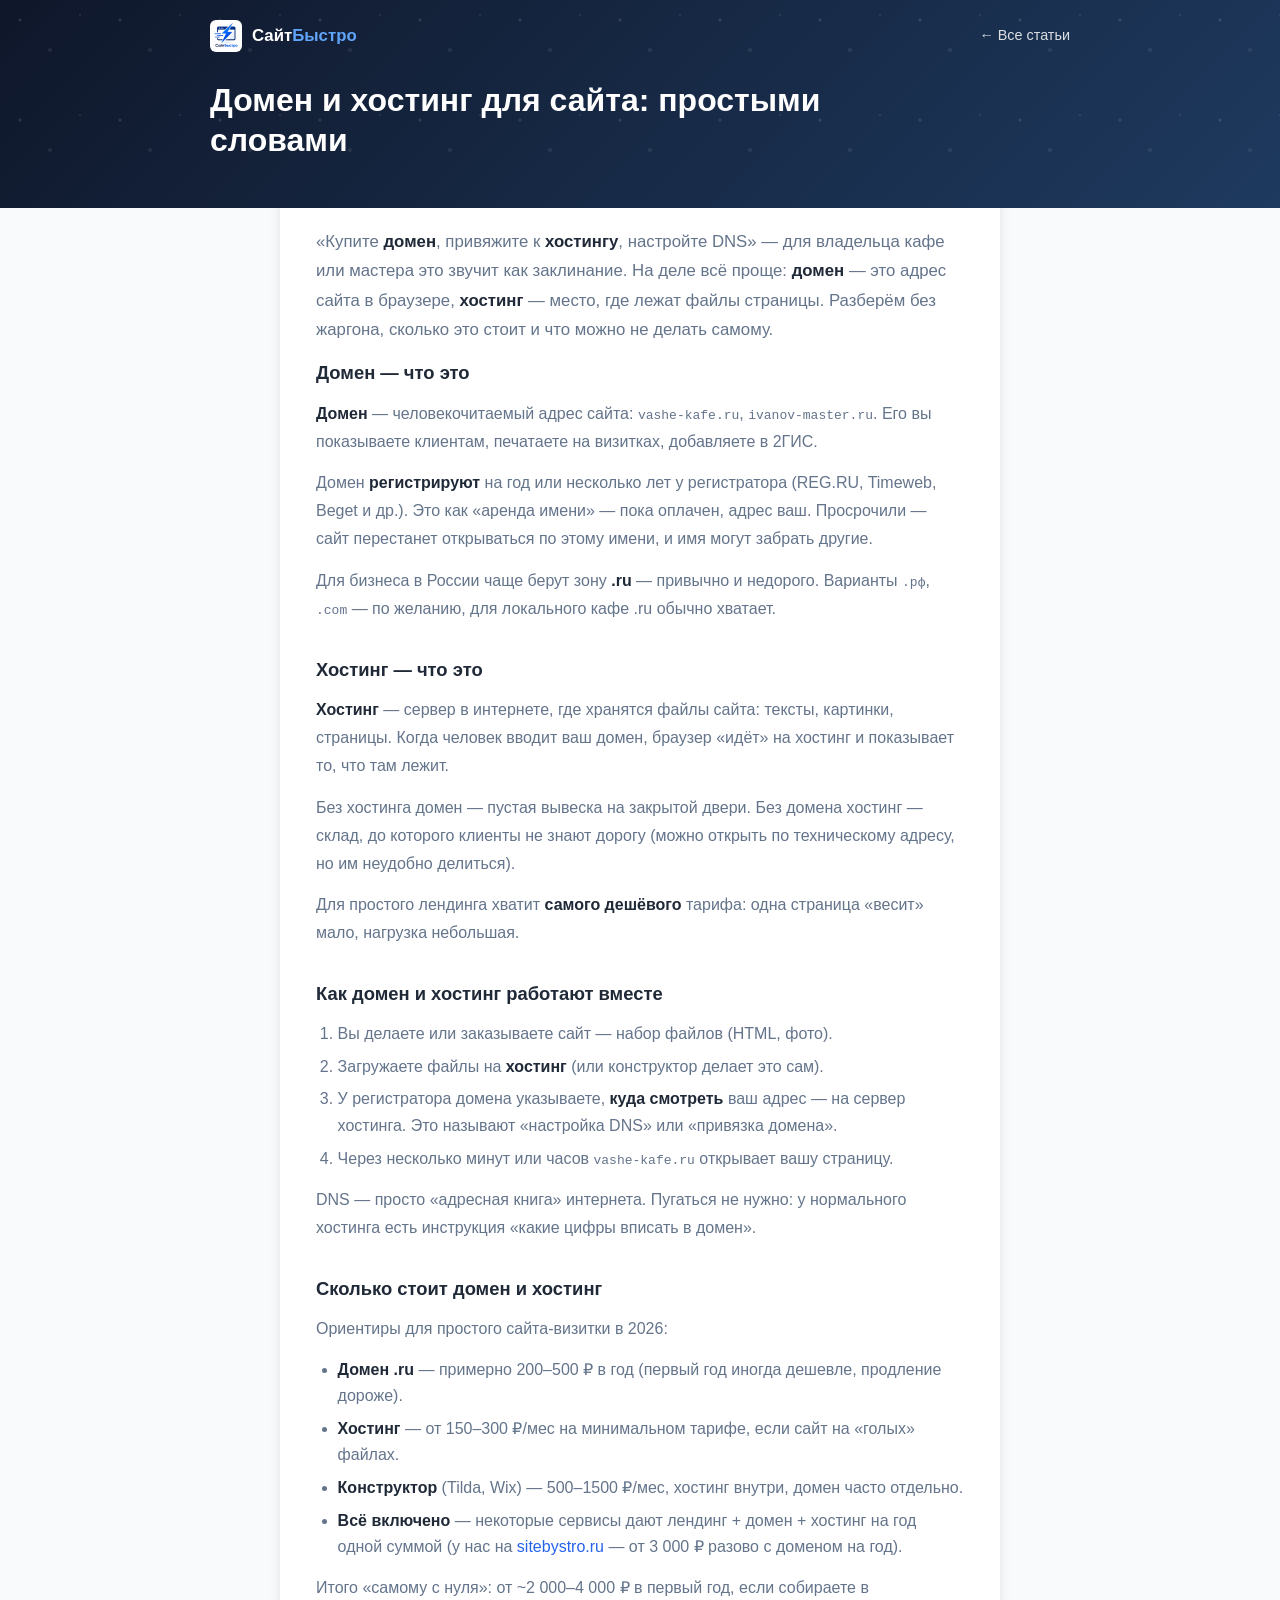
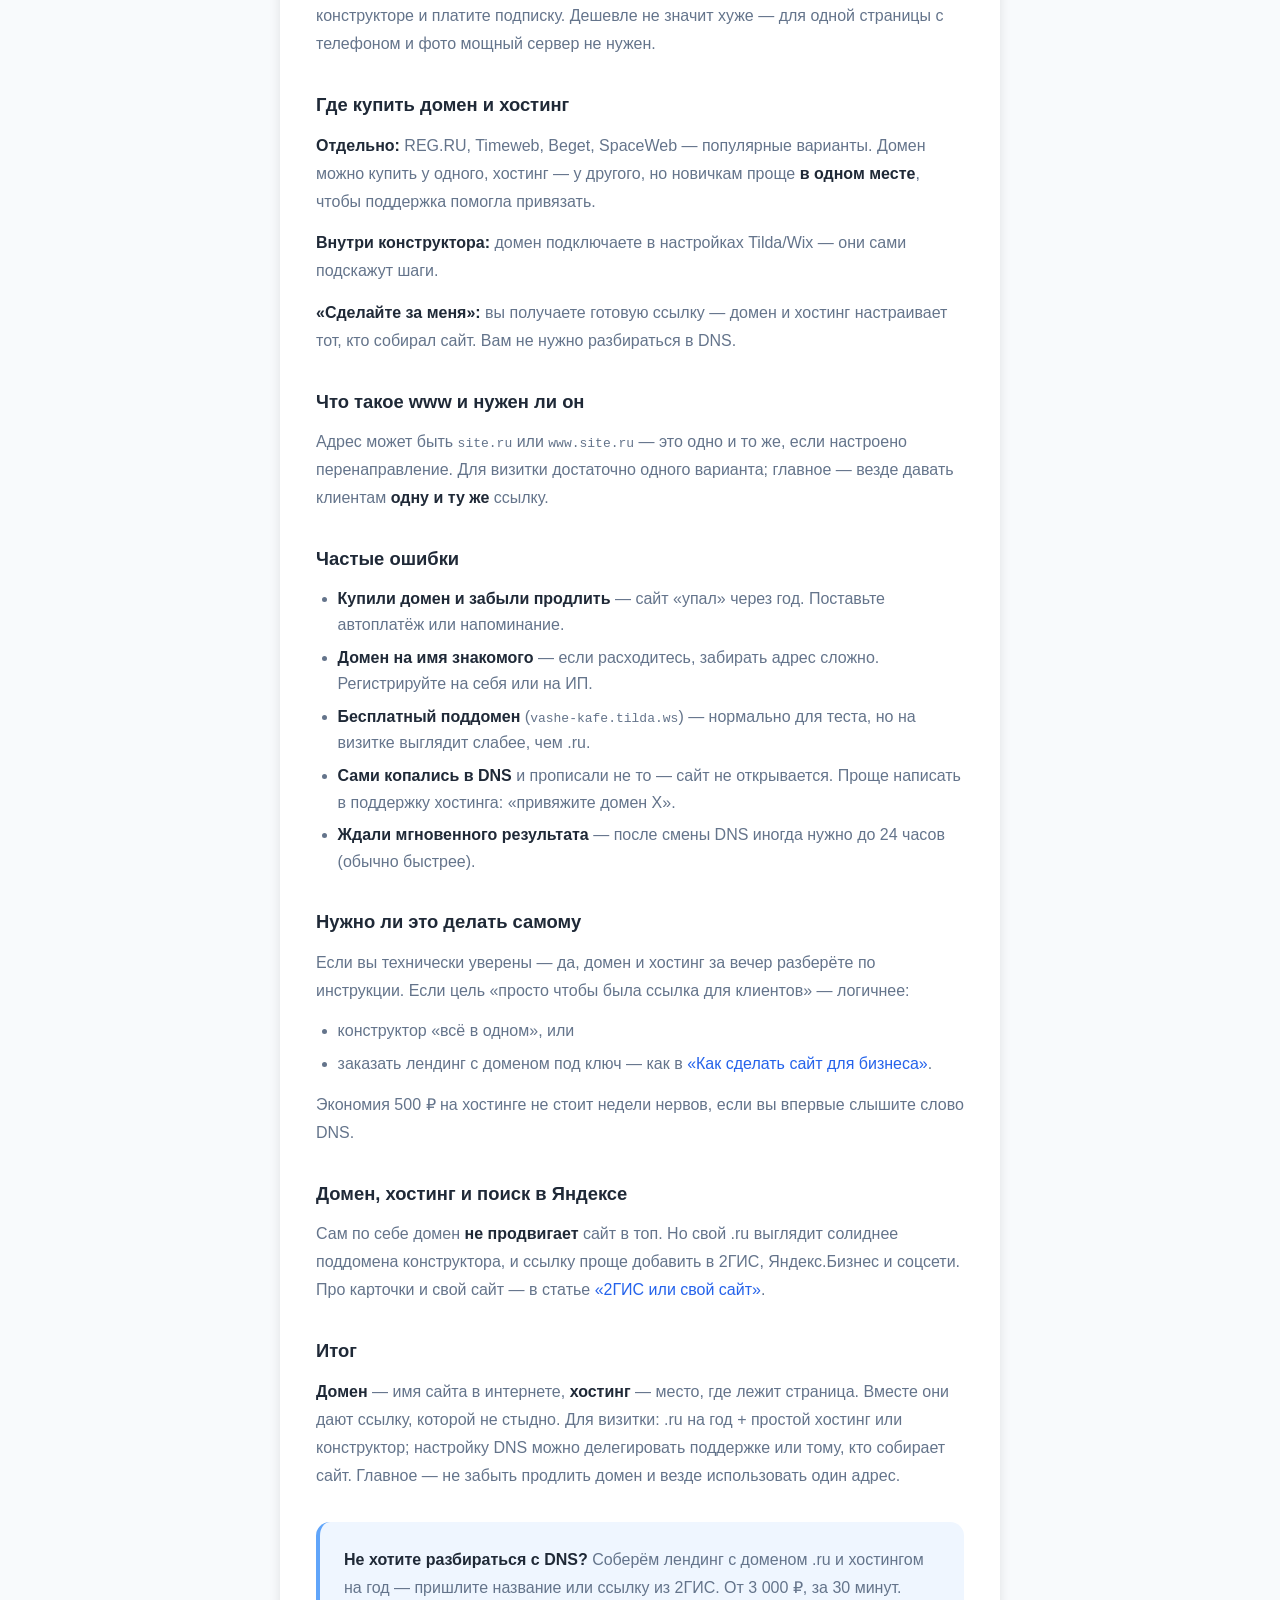
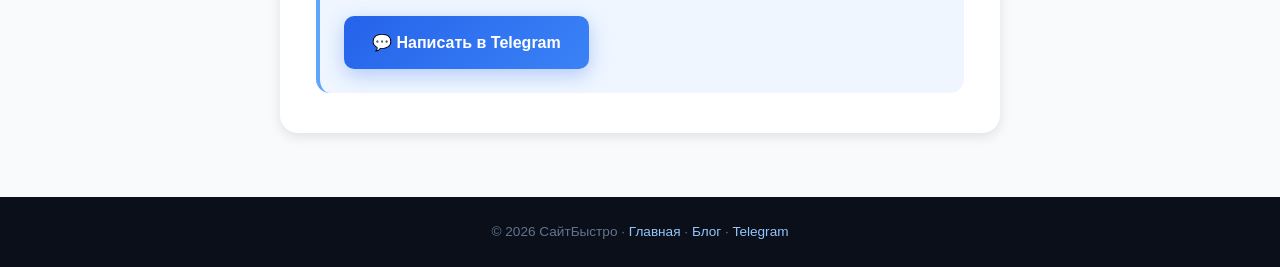
<file: blog/domen-i-hosting-dlya-saita/index.html>
<!DOCTYPE html>
<html lang="ru">
<head>
    <meta charset="UTF-8">
    <meta name="viewport" content="width=device-width, initial-scale=1.0">
    <title>Домен и хостинг для сайта: простыми словами — СайтБыстро</title>
    <meta name="description" content="Что такое домен и хостинг для сайта, чем отличаются, сколько стоят .ru и где купить. Простое объяснение для ИП и малого бизнеса без IT.">
    <link rel="icon" href="/logo.jpg">
    <link rel="stylesheet" href="/blog.css">
</head>
<body>

    <header class="page-header">
        <div class="container">
            <nav class="page-nav">
                <a href="/" class="page-brand">
                    <img src="/logo.jpg" alt="">
                    <span>Сайт<em>Быстро</em></span>
                </a>
                <a href="/blog/" class="page-back">← Все статьи</a>
            </nav>
            <h1>Домен и хостинг для сайта: простыми словами</h1>
        </div>
    </header>

    <main class="legal-main">
        <div class="container">
            <article class="legal-card">

                <p class="article-lead">«Купите <strong>домен</strong>, привяжите к <strong>хостингу</strong>, настройте DNS» — для владельца кафе или мастера это звучит как заклинание. На деле всё проще: <strong>домен</strong> — это адрес сайта в браузере, <strong>хостинг</strong> — место, где лежат файлы страницы. Разберём без жаргона, сколько это стоит и что можно не делать самому.</p>

                <h2>Домен — что это</h2>
                <p><strong>Домен</strong> — человекочитаемый адрес сайта: <code>vashe-kafe.ru</code>, <code>ivanov-master.ru</code>. Его вы показываете клиентам, печатаете на визитках, добавляете в 2ГИС.</p>
                <p>Домен <strong>регистрируют</strong> на год или несколько лет у регистратора (REG.RU, Timeweb, Beget и др.). Это как «аренда имени» — пока оплачен, адрес ваш. Просрочили — сайт перестанет открываться по этому имени, и имя могут забрать другие.</p>
                <p>Для бизнеса в России чаще берут зону <strong>.ru</strong> — привычно и недорого. Варианты <code>.рф</code>, <code>.com</code> — по желанию, для локального кафе .ru обычно хватает.</p>

                <h2>Хостинг — что это</h2>
                <p><strong>Хостинг</strong> — сервер в интернете, где хранятся файлы сайта: тексты, картинки, страницы. Когда человек вводит ваш домен, браузер «идёт» на хостинг и показывает то, что там лежит.</p>
                <p>Без хостинга домен — пустая вывеска на закрытой двери. Без домена хостинг — склад, до которого клиенты не знают дорогу (можно открыть по техническому адресу, но им неудобно делиться).</p>
                <p>Для простого лендинга хватит <strong>самого дешёвого</strong> тарифа: одна страница «весит» мало, нагрузка небольшая.</p>

                <h2>Как домен и хостинг работают вместе</h2>
                <ol>
                    <li>Вы делаете или заказываете сайт — набор файлов (HTML, фото).</li>
                    <li>Загружаете файлы на <strong>хостинг</strong> (или конструктор делает это сам).</li>
                    <li>У регистратора домена указываете, <strong>куда смотреть</strong> ваш адрес — на сервер хостинга. Это называют «настройка DNS» или «привязка домена».</li>
                    <li>Через несколько минут или часов <code>vashe-kafe.ru</code> открывает вашу страницу.</li>
                </ol>
                <p>DNS — просто «адресная книга» интернета. Пугаться не нужно: у нормального хостинга есть инструкция «какие цифры вписать в домен».</p>

                <h2>Сколько стоит домен и хостинг</h2>
                <p>Ориентиры для простого сайта-визитки в 2026:</p>
                <ul>
                    <li><strong>Домен .ru</strong> — примерно 200–500 ₽ в год (первый год иногда дешевле, продление дороже).</li>
                    <li><strong>Хостинг</strong> — от 150–300 ₽/мес на минимальном тарифе, если сайт на «голых» файлах.</li>
                    <li><strong>Конструктор</strong> (Tilda, Wix) — 500–1500 ₽/мес, хостинг внутри, домен часто отдельно.</li>
                    <li><strong>Всё включено</strong> — некоторые сервисы дают лендинг + домен + хостинг на год одной суммой (у нас на <a href="/">sitebystro.ru</a> — от 3 000 ₽ разово с доменом на год).</li>
                </ul>
                <p>Итого «самому с нуля»: от ~2 000–4 000 ₽ в первый год, если собираете в конструкторе и платите подписку. Дешевле не значит хуже — для одной страницы с телефоном и фото мощный сервер не нужен.</p>

                <h2>Где купить домен и хостинг</h2>
                <p><strong>Отдельно:</strong> REG.RU, Timeweb, Beget, SpaceWeb — популярные варианты. Домен можно купить у одного, хостинг — у другого, но новичкам проще <strong>в одном месте</strong>, чтобы поддержка помогла привязать.</p>
                <p><strong>Внутри конструктора:</strong> домен подключаете в настройках Tilda/Wix — они сами подскажут шаги.</p>
                <p><strong>«Сделайте за меня»:</strong> вы получаете готовую ссылку — домен и хостинг настраивает тот, кто собирал сайт. Вам не нужно разбираться в DNS.</p>

                <h2>Что такое www и нужен ли он</h2>
                <p>Адрес может быть <code>site.ru</code> или <code>www.site.ru</code> — это одно и то же, если настроено перенаправление. Для визитки достаточно одного варианта; главное — везде давать клиентам <strong>одну и ту же</strong> ссылку.</p>

                <h2>Частые ошибки</h2>
                <ul>
                    <li><strong>Купили домен и забыли продлить</strong> — сайт «упал» через год. Поставьте автоплатёж или напоминание.</li>
                    <li><strong>Домен на имя знакомого</strong> — если расходитесь, забирать адрес сложно. Регистрируйте на себя или на ИП.</li>
                    <li><strong>Бесплатный поддомен</strong> (<code>vashe-kafe.tilda.ws</code>) — нормально для теста, но на визитке выглядит слабее, чем .ru.</li>
                    <li><strong>Сами копались в DNS</strong> и прописали не то — сайт не открывается. Проще написать в поддержку хостинга: «привяжите домен X».</li>
                    <li><strong>Ждали мгновенного результата</strong> — после смены DNS иногда нужно до 24 часов (обычно быстрее).</li>
                </ul>

                <h2>Нужно ли это делать самому</h2>
                <p>Если вы технически уверены — да, домен и хостинг за вечер разберёте по инструкции. Если цель «просто чтобы была ссылка для клиентов» — логичнее:</p>
                <ul>
                    <li>конструктор «всё в одном», или</li>
                    <li>заказать лендинг с доменом под ключ — как в <a href="/blog/kak-sdelat-sait-dlya-biznesa/">«Как сделать сайт для бизнеса»</a>.</li>
                </ul>
                <p>Экономия 500 ₽ на хостинге не стоит недели нервов, если вы впервые слышите слово DNS.</p>

                <h2>Домен, хостинг и поиск в Яндексе</h2>
                <p>Сам по себе домен <strong>не продвигает</strong> сайт в топ. Но свой .ru выглядит солиднее поддомена конструктора, и ссылку проще добавить в 2ГИС, Яндекс.Бизнес и соцсети. Про карточки и свой сайт — в статье <a href="/blog/stranica-v-2gis-ili-svoj-sait/">«2ГИС или свой сайт»</a>.</p>

                <h2>Итог</h2>
                <p><strong>Домен</strong> — имя сайта в интернете, <strong>хостинг</strong> — место, где лежит страница. Вместе они дают ссылку, которой не стыдно. Для визитки: .ru на год + простой хостинг или конструктор; настройку DNS можно делегировать поддержке или тому, кто собирает сайт. Главное — не забыть продлить домен и везде использовать один адрес.</p>

                <div class="article-cta">
                    <p><strong>Не хотите разбираться с DNS?</strong> Соберём лендинг с доменом .ru и хостингом на год — пришлите название или ссылку из 2ГИС. От 3 000 ₽, за 30 минут.</p>
                    <a href="https://t.me/eldtoll" class="btn" target="_blank" rel="noopener">💬 Написать в Telegram</a>
                </div>

            </article>
        </div>
    </main>

    <footer class="site-footer">
        <p>© 2026 СайтБыстро · <a href="/">Главная</a> · <a href="/blog/">Блог</a> · <a href="https://t.me/eldtoll" target="_blank" rel="noopener">Telegram</a></p>
    </footer>

</body>
</html>
</file>
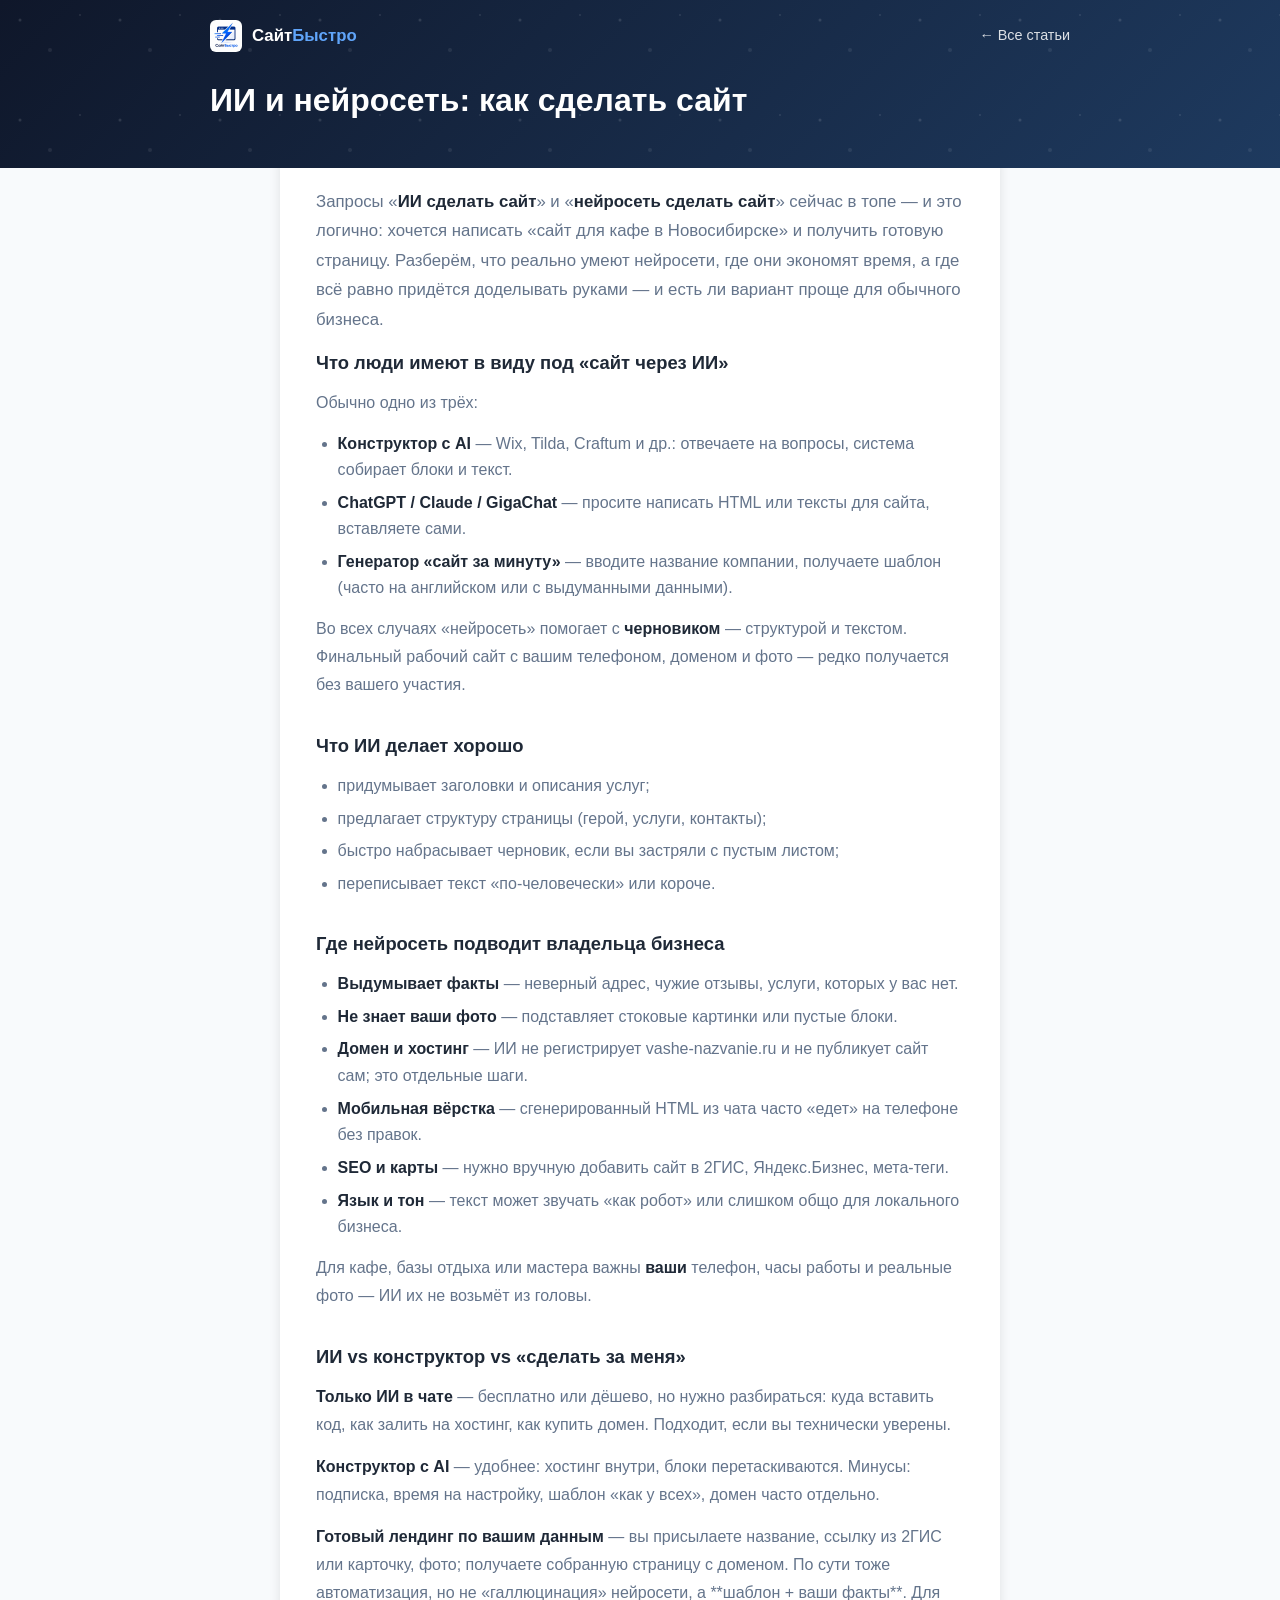
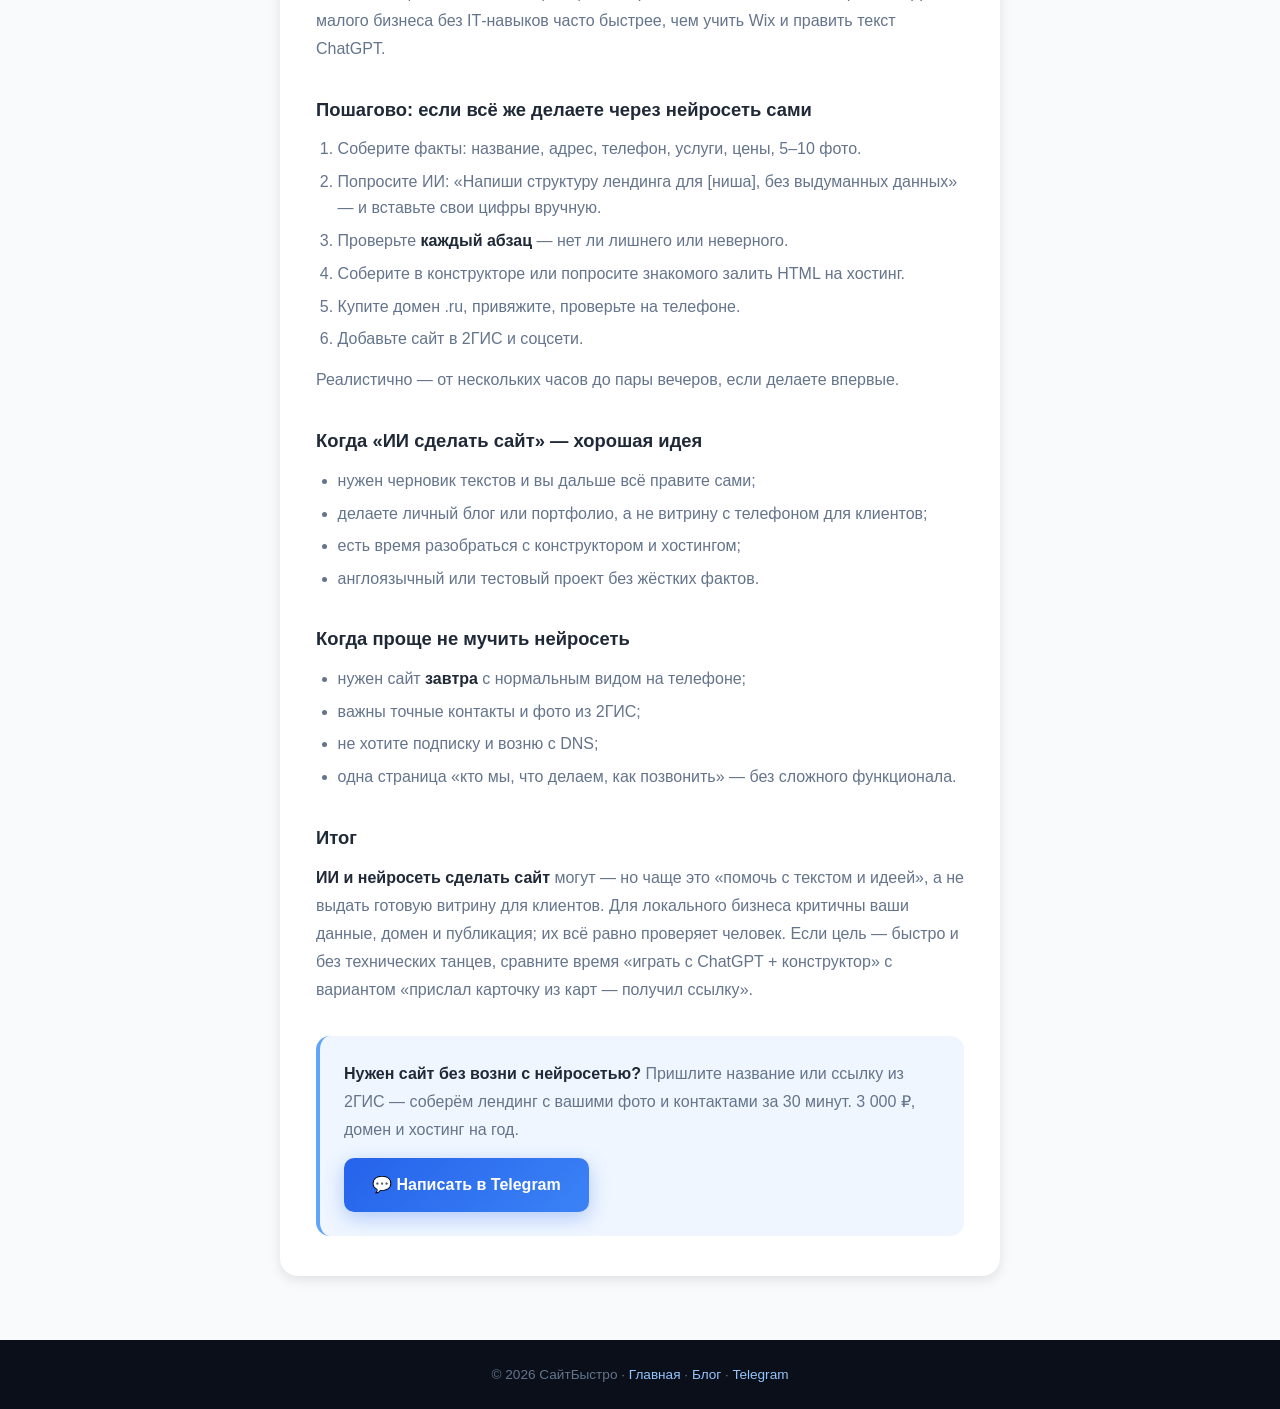
<file: blog/ii-sdelat-sait/index.html>
<!DOCTYPE html>
<html lang="ru">
<head>
    <meta charset="UTF-8">
    <meta name="viewport" content="width=device-width, initial-scale=1.0">
    <title>ИИ и нейросеть сделать сайт: что получится — СайтБыстро</title>
    <meta name="description" content="Можно ли сделать сайт через ИИ или нейросеть? Разбираем конструкторы с AI, ChatGPT и генераторы: плюсы, минусы и что проще для малого бизнеса.">
    <link rel="icon" href="/logo.jpg">
    <link rel="stylesheet" href="/blog.css">
</head>
<body>

    <header class="page-header">
        <div class="container">
            <nav class="page-nav">
                <a href="/" class="page-brand">
                    <img src="/logo.jpg" alt="">
                    <span>Сайт<em>Быстро</em></span>
                </a>
                <a href="/blog/" class="page-back">← Все статьи</a>
            </nav>
            <h1>ИИ и нейросеть: как сделать сайт</h1>
        </div>
    </header>

    <main class="legal-main">
        <div class="container">
            <article class="legal-card">

                <p class="article-lead">Запросы «<strong>ИИ сделать сайт</strong>» и «<strong>нейросеть сделать сайт</strong>» сейчас в топе — и это логично: хочется написать «сайт для кафе в Новосибирске» и получить готовую страницу. Разберём, что реально умеют нейросети, где они экономят время, а где всё равно придётся доделывать руками — и есть ли вариант проще для обычного бизнеса.</p>

                <h2>Что люди имеют в виду под «сайт через ИИ»</h2>
                <p>Обычно одно из трёх:</p>
                <ul>
                    <li><strong>Конструктор с AI</strong> — Wix, Tilda, Craftum и др.: отвечаете на вопросы, система собирает блоки и текст.</li>
                    <li><strong>ChatGPT / Claude / GigaChat</strong> — просите написать HTML или тексты для сайта, вставляете сами.</li>
                    <li><strong>Генератор «сайт за минуту»</strong> — вводите название компании, получаете шаблон (часто на английском или с выдуманными данными).</li>
                </ul>
                <p>Во всех случаях «нейросеть» помогает с <strong>черновиком</strong> — структурой и текстом. Финальный рабочий сайт с вашим телефоном, доменом и фото — редко получается без вашего участия.</p>

                <h2>Что ИИ делает хорошо</h2>
                <ul>
                    <li>придумывает заголовки и описания услуг;</li>
                    <li>предлагает структуру страницы (герой, услуги, контакты);</li>
                    <li>быстро набрасывает черновик, если вы застряли с пустым листом;</li>
                    <li>переписывает текст «по‑человечески» или короче.</li>
                </ul>

                <h2>Где нейросеть подводит владельца бизнеса</h2>
                <ul>
                    <li><strong>Выдумывает факты</strong> — неверный адрес, чужие отзывы, услуги, которых у вас нет.</li>
                    <li><strong>Не знает ваши фото</strong> — подставляет стоковые картинки или пустые блоки.</li>
                    <li><strong>Домен и хостинг</strong> — ИИ не регистрирует vashe-nazvanie.ru и не публикует сайт сам; это отдельные шаги.</li>
                    <li><strong>Мобильная вёрстка</strong> — сгенерированный HTML из чата часто «едет» на телефоне без правок.</li>
                    <li><strong>SEO и карты</strong> — нужно вручную добавить сайт в 2ГИС, Яндекс.Бизнес, мета‑теги.</li>
                    <li><strong>Язык и тон</strong> — текст может звучать «как робот» или слишком общо для локального бизнеса.</li>
                </ul>
                <p>Для кафе, базы отдыха или мастера важны <strong>ваши</strong> телефон, часы работы и реальные фото — ИИ их не возьмёт из головы.</p>

                <h2>ИИ vs конструктор vs «сделать за меня»</h2>
                <p><strong>Только ИИ в чате</strong> — бесплатно или дёшево, но нужно разбираться: куда вставить код, как залить на хостинг, как купить домен. Подходит, если вы технически уверены.</p>
                <p><strong>Конструктор с AI</strong> — удобнее: хостинг внутри, блоки перетаскиваются. Минусы: подписка, время на настройку, шаблон «как у всех», домен часто отдельно.</p>
                <p><strong>Готовый лендинг по вашим данным</strong> — вы присылаете название, ссылку из 2ГИС или карточку, фото; получаете собранную страницу с доменом. По сути тоже автоматизация, но не «галлюцинация» нейросети, а **шаблон + ваши факты**. Для малого бизнеса без IT‑навыков часто быстрее, чем учить Wix и править текст ChatGPT.</p>

                <h2>Пошагово: если всё же делаете через нейросеть сами</h2>
                <ol>
                    <li>Соберите факты: название, адрес, телефон, услуги, цены, 5–10 фото.</li>
                    <li>Попросите ИИ: «Напиши структуру лендинга для [ниша], без выдуманных данных» — и вставьте свои цифры вручную.</li>
                    <li>Проверьте <strong>каждый абзац</strong> — нет ли лишнего или неверного.</li>
                    <li>Соберите в конструкторе или попросите знакомого залить HTML на хостинг.</li>
                    <li>Купите домен .ru, привяжите, проверьте на телефоне.</li>
                    <li>Добавьте сайт в 2ГИС и соцсети.</li>
                </ol>
                <p>Реалистично — от нескольких часов до пары вечеров, если делаете впервые.</p>

                <h2>Когда «ИИ сделать сайт» — хорошая идея</h2>
                <ul>
                    <li>нужен черновик текстов и вы дальше всё правите сами;</li>
                    <li>делаете личный блог или портфолио, а не витрину с телефоном для клиентов;</li>
                    <li>есть время разобраться с конструктором и хостингом;</li>
                    <li>англоязычный или тестовый проект без жёстких фактов.</li>
                </ul>

                <h2>Когда проще не мучить нейросеть</h2>
                <ul>
                    <li>нужен сайт <strong>завтра</strong> с нормальным видом на телефоне;</li>
                    <li>важны точные контакты и фото из 2ГИС;</li>
                    <li>не хотите подписку и возню с DNS;</li>
                    <li>одна страница «кто мы, что делаем, как позвонить» — без сложного функционала.</li>
                </ul>

                <h2>Итог</h2>
                <p><strong>ИИ и нейросеть сделать сайт</strong> могут — но чаще это «помочь с текстом и идеей», а не выдать готовую витрину для клиентов. Для локального бизнеса критичны ваши данные, домен и публикация; их всё равно проверяет человек. Если цель — быстро и без технических танцев, сравните время «играть с ChatGPT + конструктор» с вариантом «прислал карточку из карт — получил ссылку».</p>

                <div class="article-cta">
                    <p><strong>Нужен сайт без возни с нейросетью?</strong> Пришлите название или ссылку из 2ГИС — соберём лендинг с вашими фото и контактами за 30 минут. 3 000 ₽, домен и хостинг на год.</p>
                    <a href="https://t.me/eldtoll" class="btn" target="_blank" rel="noopener">💬 Написать в Telegram</a>
                </div>

            </article>
        </div>
    </main>

    <footer class="site-footer">
        <p>© 2026 СайтБыстро · <a href="/">Главная</a> · <a href="/blog/">Блог</a> · <a href="https://t.me/eldtoll" target="_blank" rel="noopener">Telegram</a></p>
    </footer>

</body>
</html>
</file>
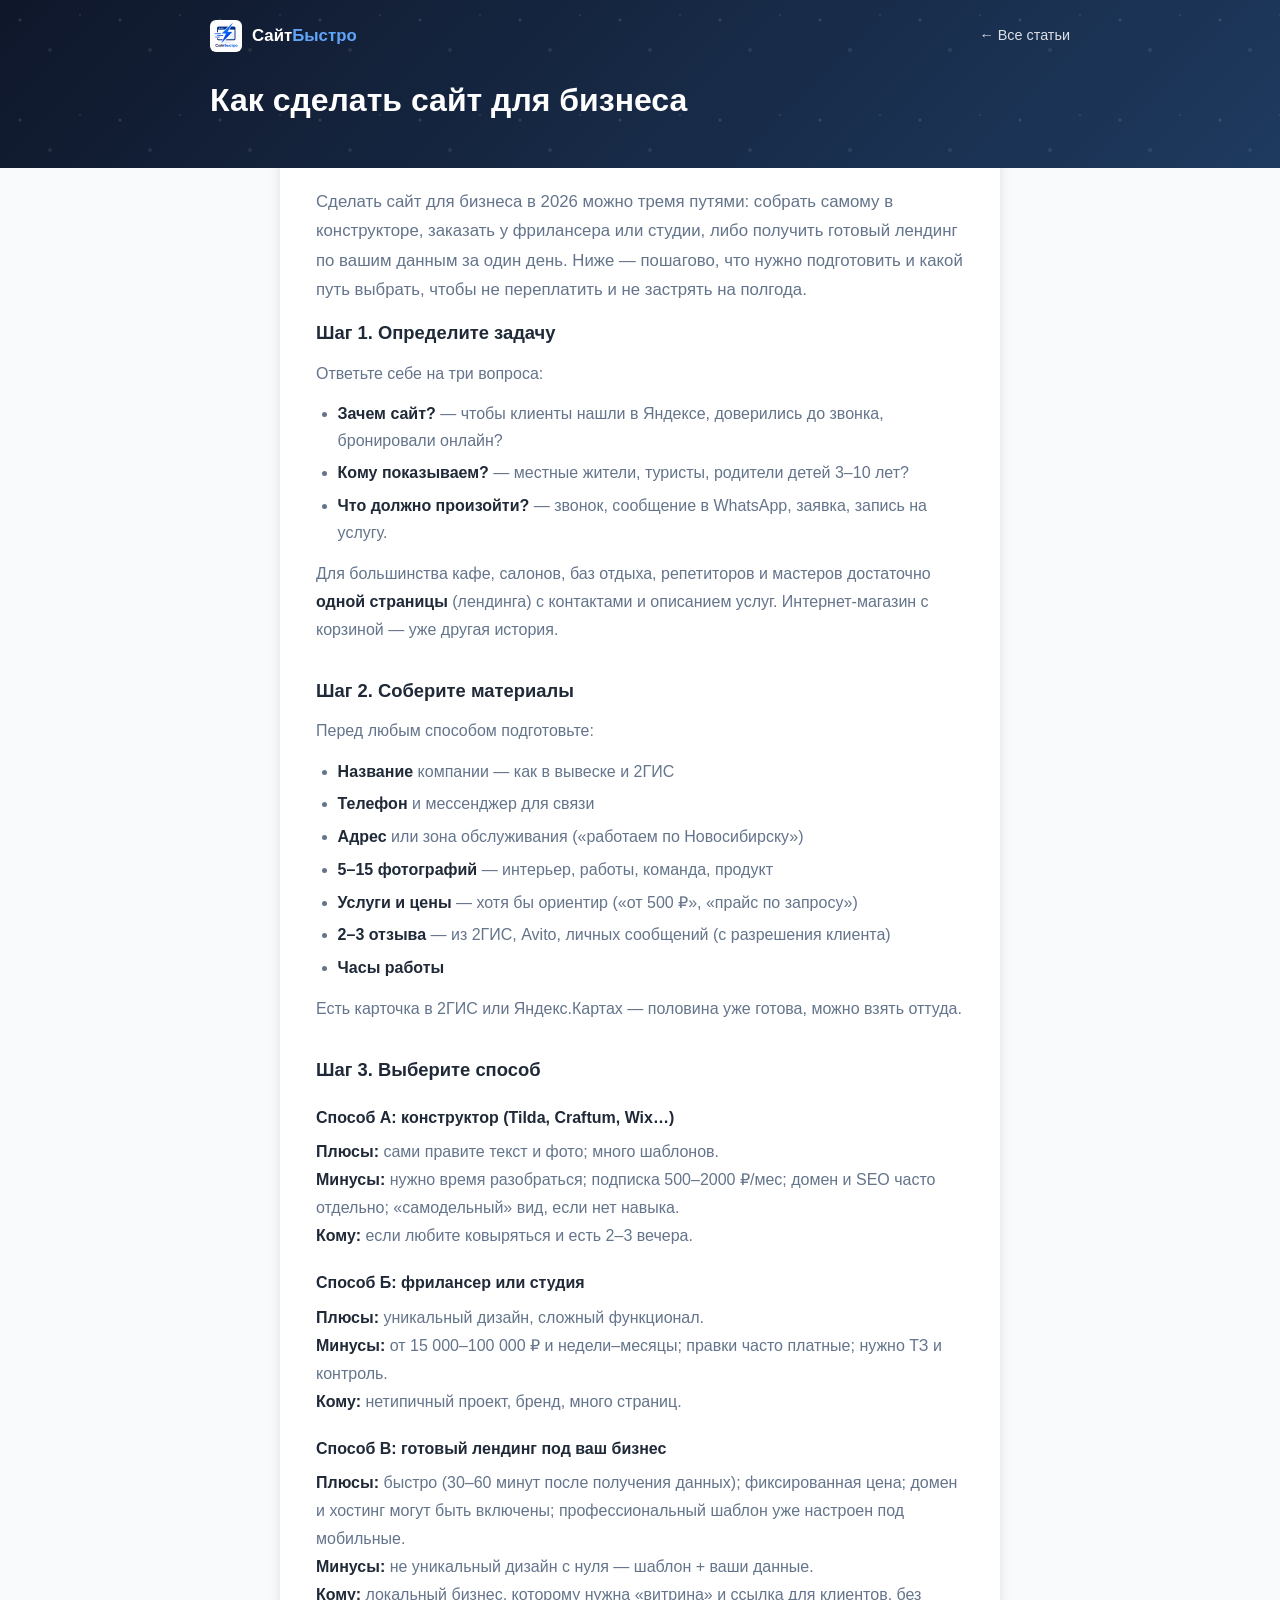
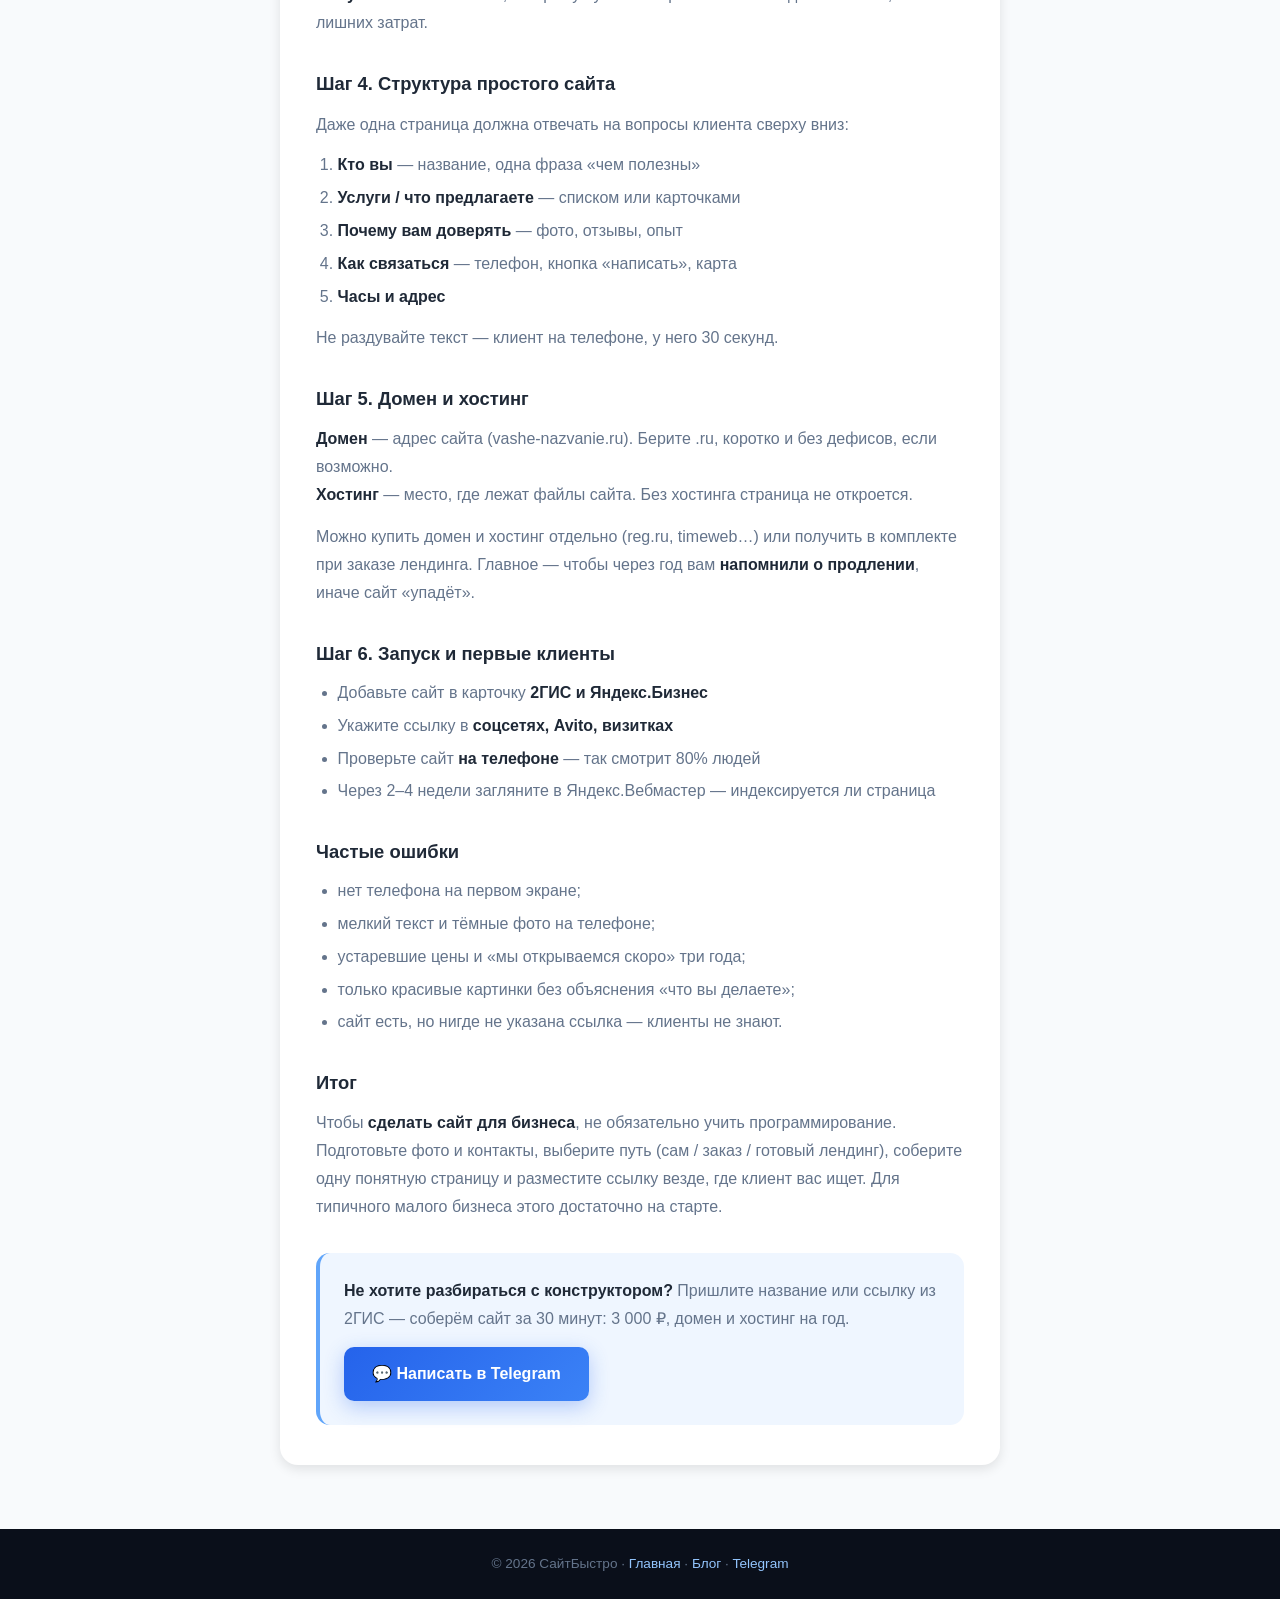
<file: blog/kak-sdelat-sait-dlya-biznesa/index.html>
<!DOCTYPE html>
<html lang="ru">
<head>
    <meta charset="UTF-8">
    <meta name="viewport" content="width=device-width, initial-scale=1.0">
    <title>Как сделать сайт для бизнеса — пошагово — СайтБыстро</title>
    <meta name="description" content="Как сделать сайт для бизнеса: что подготовить, конструктор vs заказ, структура лендинга, домен и хостинг. Пошаговая инструкция для ИП и малого бизнеса.">
    <link rel="icon" href="/logo.jpg">
    <link rel="stylesheet" href="/blog.css">
</head>
<body>

    <header class="page-header">
        <div class="container">
            <nav class="page-nav">
                <a href="/" class="page-brand">
                    <img src="/logo.jpg" alt="">
                    <span>Сайт<em>Быстро</em></span>
                </a>
                <a href="/blog/" class="page-back">← Все статьи</a>
            </nav>
            <h1>Как сделать сайт для бизнеса</h1>
        </div>
    </header>

    <main class="legal-main">
        <div class="container">
            <article class="legal-card">

                <p class="article-lead">Сделать сайт для бизнеса в 2026 можно тремя путями: собрать самому в конструкторе, заказать у фрилансера или студии, либо получить готовый лендинг по вашим данным за один день. Ниже — пошагово, что нужно подготовить и какой путь выбрать, чтобы не переплатить и не застрять на полгода.</p>

                <h2>Шаг 1. Определите задачу</h2>
                <p>Ответьте себе на три вопроса:</p>
                <ul>
                    <li><strong>Зачем сайт?</strong> — чтобы клиенты нашли в Яндексе, доверились до звонка, бронировали онлайн?</li>
                    <li><strong>Кому показываем?</strong> — местные жители, туристы, родители детей 3–10 лет?</li>
                    <li><strong>Что должно произойти?</strong> — звонок, сообщение в WhatsApp, заявка, запись на услугу.</li>
                </ul>
                <p>Для большинства кафе, салонов, баз отдыха, репетиторов и мастеров достаточно <strong>одной страницы</strong> (лендинга) с контактами и описанием услуг. Интернет-магазин с корзиной — уже другая история.</p>

                <h2>Шаг 2. Соберите материалы</h2>
                <p>Перед любым способом подготовьте:</p>
                <ul>
                    <li><strong>Название</strong> компании — как в вывеске и 2ГИС</li>
                    <li><strong>Телефон</strong> и мессенджер для связи</li>
                    <li><strong>Адрес</strong> или зона обслуживания («работаем по Новосибирску»)</li>
                    <li><strong>5–15 фотографий</strong> — интерьер, работы, команда, продукт</li>
                    <li><strong>Услуги и цены</strong> — хотя бы ориентир («от 500 ₽», «прайс по запросу»)</li>
                    <li><strong>2–3 отзыва</strong> — из 2ГИС, Avito, личных сообщений (с разрешения клиента)</li>
                    <li><strong>Часы работы</strong></li>
                </ul>
                <p>Есть карточка в 2ГИС или Яндекс.Картах — половина уже готова, можно взять оттуда.</p>

                <h2>Шаг 3. Выберите способ</h2>

                <h3>Способ А: конструктор (Tilda, Craftum, Wix…)</h3>
                <p><strong>Плюсы:</strong> сами правите текст и фото; много шаблонов.<br>
                <strong>Минусы:</strong> нужно время разобраться; подписка 500–2000 ₽/мес; домен и SEO часто отдельно; «самодельный» вид, если нет навыка.<br>
                <strong>Кому:</strong> если любите ковыряться и есть 2–3 вечера.</p>

                <h3>Способ Б: фрилансер или студия</h3>
                <p><strong>Плюсы:</strong> уникальный дизайн, сложный функционал.<br>
                <strong>Минусы:</strong> от 15 000–100 000 ₽ и недели–месяцы; правки часто платные; нужно ТЗ и контроль.<br>
                <strong>Кому:</strong> нетипичный проект, бренд, много страниц.</p>

                <h3>Способ В: готовый лендинг под ваш бизнес</h3>
                <p><strong>Плюсы:</strong> быстро (30–60 минут после получения данных); фиксированная цена; домен и хостинг могут быть включены; профессиональный шаблон уже настроен под мобильные.<br>
                <strong>Минусы:</strong> не уникальный дизайн с нуля — шаблон + ваши данные.<br>
                <strong>Кому:</strong> локальный бизнес, которому нужна «витрина» и ссылка для клиентов, без лишних затрат.</p>

                <h2>Шаг 4. Структура простого сайта</h2>
                <p>Даже одна страница должна отвечать на вопросы клиента сверху вниз:</p>
                <ol>
                    <li><strong>Кто вы</strong> — название, одна фраза «чем полезны»</li>
                    <li><strong>Услуги / что предлагаете</strong> — списком или карточками</li>
                    <li><strong>Почему вам доверять</strong> — фото, отзывы, опыт</li>
                    <li><strong>Как связаться</strong> — телефон, кнопка «написать», карта</li>
                    <li><strong>Часы и адрес</strong></li>
                </ol>
                <p>Не раздувайте текст — клиент на телефоне, у него 30 секунд.</p>

                <h2>Шаг 5. Домен и хостинг</h2>
                <p><strong>Домен</strong> — адрес сайта (vashe-nazvanie.ru). Берите .ru, коротко и без дефисов, если возможно.<br>
                <strong>Хостинг</strong> — место, где лежат файлы сайта. Без хостинга страница не откроется.</p>
                <p>Можно купить домен и хостинг отдельно (reg.ru, timeweb…) или получить в комплекте при заказе лендинга. Главное — чтобы через год вам <strong>напомнили о продлении</strong>, иначе сайт «упадёт».</p>

                <h2>Шаг 6. Запуск и первые клиенты</h2>
                <ul>
                    <li>Добавьте сайт в карточку <strong>2ГИС и Яндекс.Бизнес</strong></li>
                    <li>Укажите ссылку в <strong>соцсетях, Avito, визитках</strong></li>
                    <li>Проверьте сайт <strong>на телефоне</strong> — так смотрит 80% людей</li>
                    <li>Через 2–4 недели загляните в Яндекс.Вебмастер — индексируется ли страница</li>
                </ul>

                <h2>Частые ошибки</h2>
                <ul>
                    <li>нет телефона на первом экране;</li>
                    <li>мелкий текст и тёмные фото на телефоне;</li>
                    <li>устаревшие цены и «мы открываемся скоро» три года;</li>
                    <li>только красивые картинки без объяснения «что вы делаете»;</li>
                    <li>сайт есть, но нигде не указана ссылка — клиенты не знают.</li>
                </ul>

                <h2>Итог</h2>
                <p>Чтобы <strong>сделать сайт для бизнеса</strong>, не обязательно учить программирование. Подготовьте фото и контакты, выберите путь (сам / заказ / готовый лендинг), соберите одну понятную страницу и разместите ссылку везде, где клиент вас ищет. Для типичного малого бизнеса этого достаточно на старте.</p>

                <div class="article-cta">
                    <p><strong>Не хотите разбираться с конструктором?</strong> Пришлите название или ссылку из 2ГИС — соберём сайт за 30 минут: 3 000 ₽, домен и хостинг на год.</p>
                    <a href="https://t.me/eldtoll" class="btn" target="_blank" rel="noopener">💬 Написать в Telegram</a>
                </div>

            </article>
        </div>
    </main>

    <footer class="site-footer">
        <p>© 2026 СайтБыстро · <a href="/">Главная</a> · <a href="/blog/">Блог</a> · <a href="https://t.me/eldtoll" target="_blank" rel="noopener">Telegram</a></p>
    </footer>

</body>
</html>
</file>
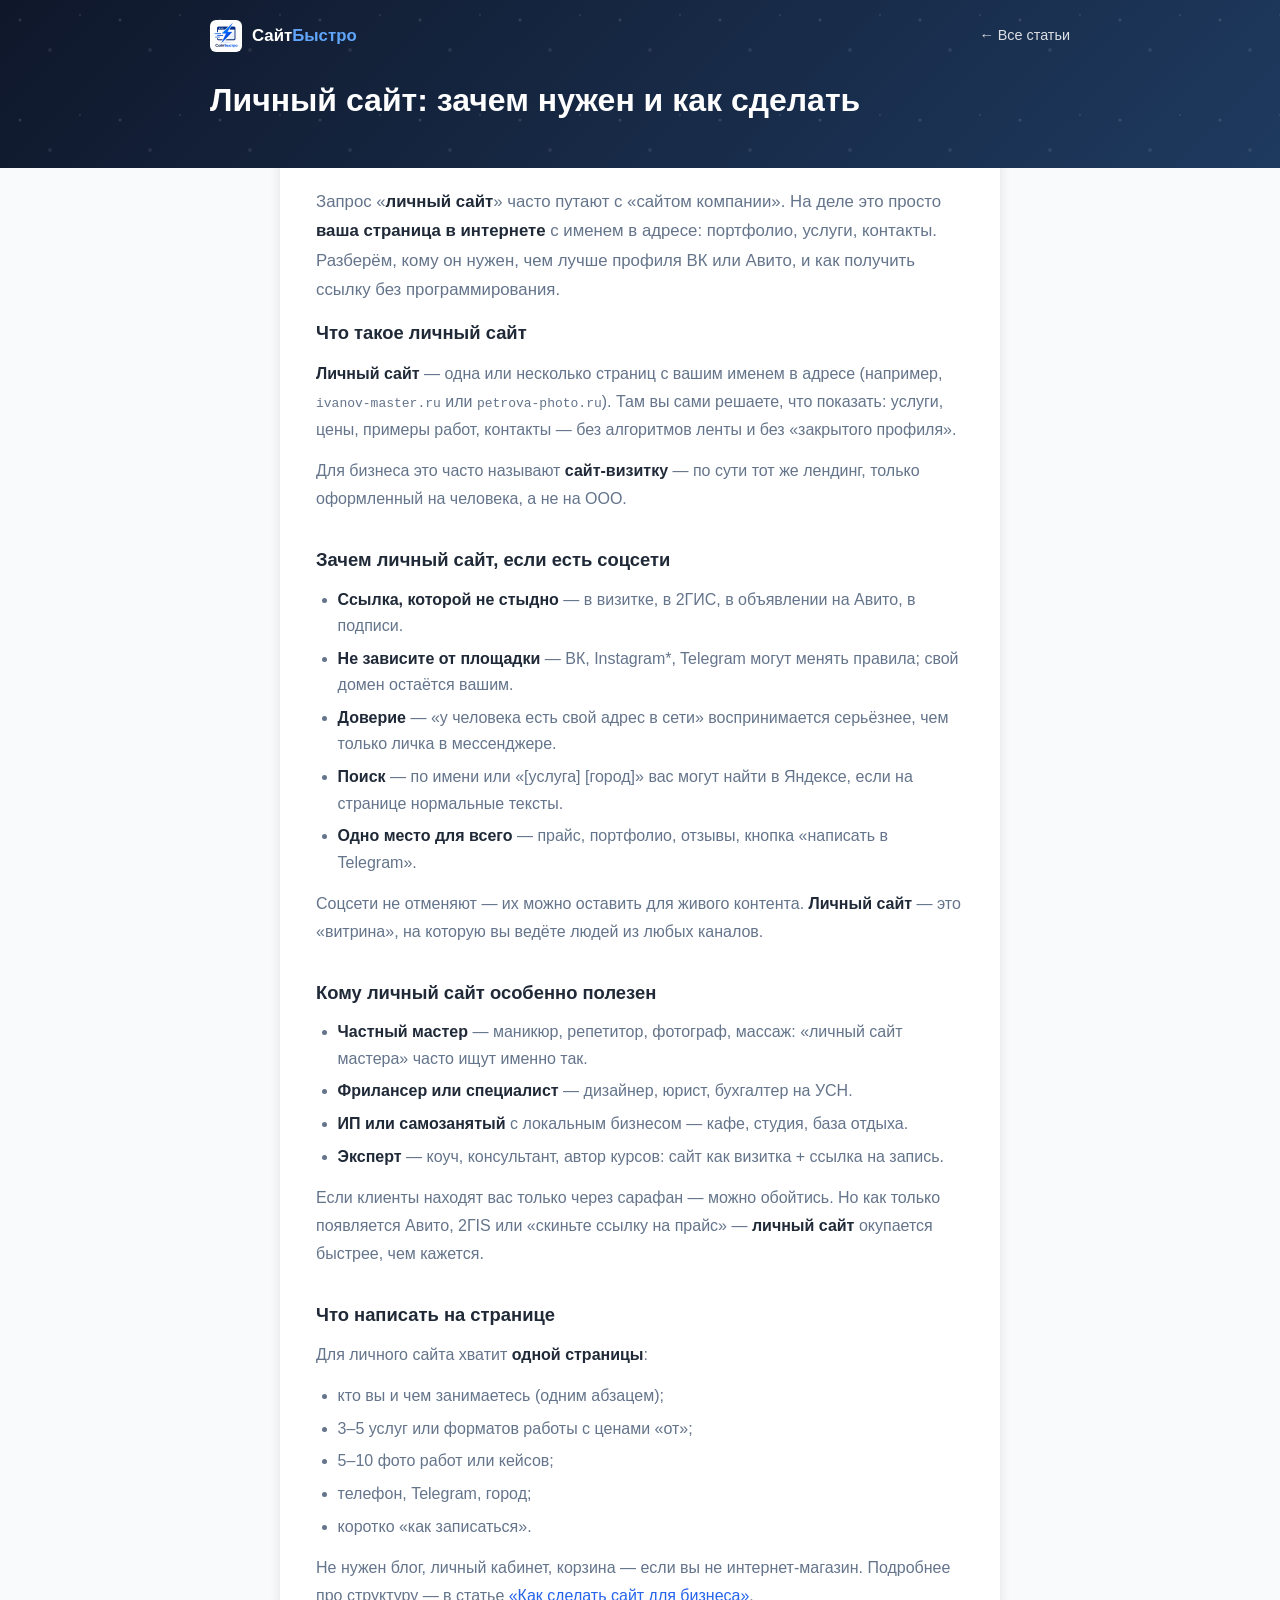
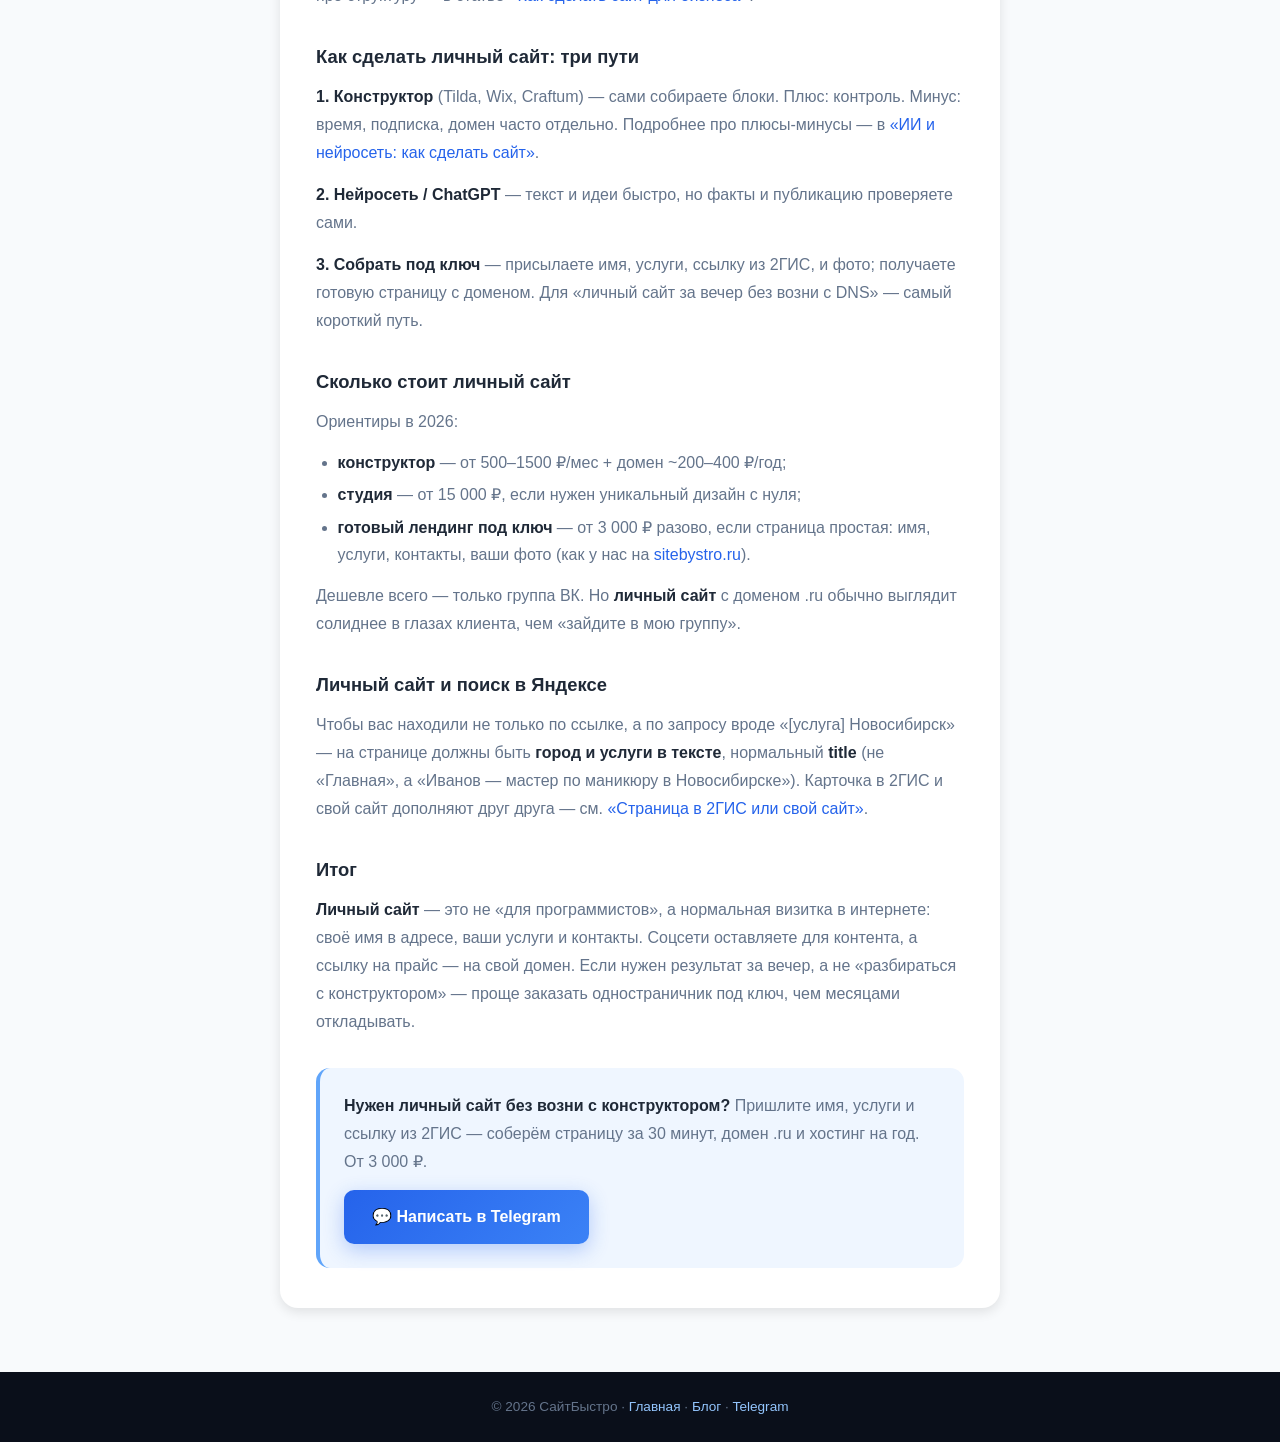
<file: blog/lichnyj-sait/index.html>
<!DOCTYPE html>
<html lang="ru">
<head>
    <meta charset="UTF-8">
    <meta name="viewport" content="width=device-width, initial-scale=1.0">
    <title>Личный сайт: зачем нужен и как сделать быстро — СайтБыстро</title>
    <meta name="description" content="Личный сайт — зачем нужен, чем лучше соцсетей, что написать на странице и сколько стоит. Портфолио, мастер, ИП — как сделать без программирования.">
    <link rel="icon" href="/logo.jpg">
    <link rel="stylesheet" href="/blog.css">
</head>
<body>

    <header class="page-header">
        <div class="container">
            <nav class="page-nav">
                <a href="/" class="page-brand">
                    <img src="/logo.jpg" alt="">
                    <span>Сайт<em>Быстро</em></span>
                </a>
                <a href="/blog/" class="page-back">← Все статьи</a>
            </nav>
            <h1>Личный сайт: зачем нужен и как сделать</h1>
        </div>
    </header>

    <main class="legal-main">
        <div class="container">
            <article class="legal-card">

                <p class="article-lead">Запрос «<strong>личный сайт</strong>» часто путают с «сайтом компании». На деле это просто <strong>ваша страница в интернете</strong> с именем в адресе: портфолио, услуги, контакты. Разберём, кому он нужен, чем лучше профиля ВК или Авито, и как получить ссылку без программирования.</p>

                <h2>Что такое личный сайт</h2>
                <p><strong>Личный сайт</strong> — одна или несколько страниц с вашим именем в адресе (например, <code>ivanov-master.ru</code> или <code>petrova-photo.ru</code>). Там вы сами решаете, что показать: услуги, цены, примеры работ, контакты — без алгоритмов ленты и без «закрытого профиля».</p>
                <p>Для бизнеса это часто называют <strong>сайт-визитку</strong> — по сути тот же лендинг, только оформленный на человека, а не на ООО.</p>

                <h2>Зачем личный сайт, если есть соцсети</h2>
                <ul>
                    <li><strong>Ссылка, которой не стыдно</strong> — в визитке, в 2ГИС, в объявлении на Авито, в подписи.</li>
                    <li><strong>Не зависите от площадки</strong> — ВК, Instagram*, Telegram могут менять правила; свой домен остаётся вашим.</li>
                    <li><strong>Доверие</strong> — «у человека есть свой адрес в сети» воспринимается серьёзнее, чем только личка в мессенджере.</li>
                    <li><strong>Поиск</strong> — по имени или «[услуга] [город]» вас могут найти в Яндексе, если на странице нормальные тексты.</li>
                    <li><strong>Одно место для всего</strong> — прайс, портфолио, отзывы, кнопка «написать в Telegram».</li>
                </ul>
                <p>Соцсети не отменяют — их можно оставить для живого контента. <strong>Личный сайт</strong> — это «витрина», на которую вы ведёте людей из любых каналов.</p>

                <h2>Кому личный сайт особенно полезен</h2>
                <ul>
                    <li><strong>Частный мастер</strong> — маникюр, репетитор, фотограф, массаж: «личный сайт мастера» часто ищут именно так.</li>
                    <li><strong>Фрилансер или специалист</strong> — дизайнер, юрист, бухгалтер на УСН.</li>
                    <li><strong>ИП или самозанятый</strong> с локальным бизнесом — кафе, студия, база отдыха.</li>
                    <li><strong>Эксперт</strong> — коуч, консультант, автор курсов: сайт как визитка + ссылка на запись.</li>
                </ul>
                <p>Если клиенты находят вас только через сарафан — можно обойтись. Но как только появляется Авито, 2ГIS или «скиньте ссылку на прайс» — <strong>личный сайт</strong> окупается быстрее, чем кажется.</p>

                <h2>Что написать на странице</h2>
                <p>Для личного сайта хватит <strong>одной страницы</strong>:</p>
                <ul>
                    <li>кто вы и чем занимаетесь (одним абзацем);</li>
                    <li>3–5 услуг или форматов работы с ценами «от»;</li>
                    <li>5–10 фото работ или кейсов;</li>
                    <li>телефон, Telegram, город;</li>
                    <li>коротко «как записаться».</li>
                </ul>
                <p>Не нужен блог, личный кабинет, корзина — если вы не интернет-магазин. Подробнее про структуру — в статье <a href="/blog/kak-sdelat-sait-dlya-biznesa/">«Как сделать сайт для бизнеса»</a>.</p>

                <h2>Как сделать личный сайт: три пути</h2>
                <p><strong>1. Конструктор</strong> (Tilda, Wix, Craftum) — сами собираете блоки. Плюс: контроль. Минус: время, подписка, домен часто отдельно. Подробнее про плюсы-минусы — в <a href="/blog/ii-sdelat-sait/">«ИИ и нейросеть: как сделать сайт»</a>.</p>
                <p><strong>2. Нейросеть / ChatGPT</strong> — текст и идеи быстро, но факты и публикацию проверяете сами.</p>
                <p><strong>3. Собрать под ключ</strong> — присылаете имя, услуги, ссылку из 2ГИС, и фото; получаете готовую страницу с доменом. Для «личный сайт за вечер без возни с DNS» — самый короткий путь.</p>

                <h2>Сколько стоит личный сайт</h2>
                <p>Ориентиры в 2026:</p>
                <ul>
                    <li><strong>конструктор</strong> — от 500–1500 ₽/мес + домен ~200–400 ₽/год;</li>
                    <li><strong>студия</strong> — от 15 000 ₽, если нужен уникальный дизайн с нуля;</li>
                    <li><strong>готовый лендинг под ключ</strong> — от 3 000 ₽ разово, если страница простая: имя, услуги, контакты, ваши фото (как у нас на <a href="/">sitebystro.ru</a>).</li>
                </ul>
                <p>Дешевле всего — только группа ВК. Но <strong>личный сайт</strong> с доменом .ru обычно выглядит солиднее в глазах клиента, чем «зайдите в мою группу».</p>

                <h2>Личный сайт и поиск в Яндексе</h2>
                <p>Чтобы вас находили не только по ссылке, а по запросу вроде «[услуга] Новосибирск» — на странице должны быть <strong>город и услуги в тексте</strong>, нормальный <strong>title</strong> (не «Главная», а «Иванов — мастер по маникюру в Новосибирске»). Карточка в 2ГИС и свой сайт дополняют друг друга — см. <a href="/blog/stranica-v-2gis-ili-svoj-sait/">«Страница в 2ГИС или свой сайт»</a>.</p>

                <h2>Итог</h2>
                <p><strong>Личный сайт</strong> — это не «для программистов», а нормальная визитка в интернете: своё имя в адресе, ваши услуги и контакты. Соцсети оставляете для контента, а ссылку на прайс — на свой домен. Если нужен результат за вечер, а не «разбираться с конструктором» — проще заказать одностраничник под ключ, чем месяцами откладывать.</p>

                <div class="article-cta">
                    <p><strong>Нужен личный сайт без возни с конструктором?</strong> Пришлите имя, услуги и ссылку из 2ГИС — соберём страницу за 30 минут, домен .ru и хостинг на год. От 3 000 ₽.</p>
                    <a href="https://t.me/eldtoll" class="btn" target="_blank" rel="noopener">💬 Написать в Telegram</a>
                </div>

            </article>
        </div>
    </main>

    <footer class="site-footer">
        <p>© 2026 СайтБыстро · <a href="/">Главная</a> · <a href="/blog/">Блог</a> · <a href="https://t.me/eldtoll" target="_blank" rel="noopener">Telegram</a></p>
    </footer>

</body>
</html>
</file>
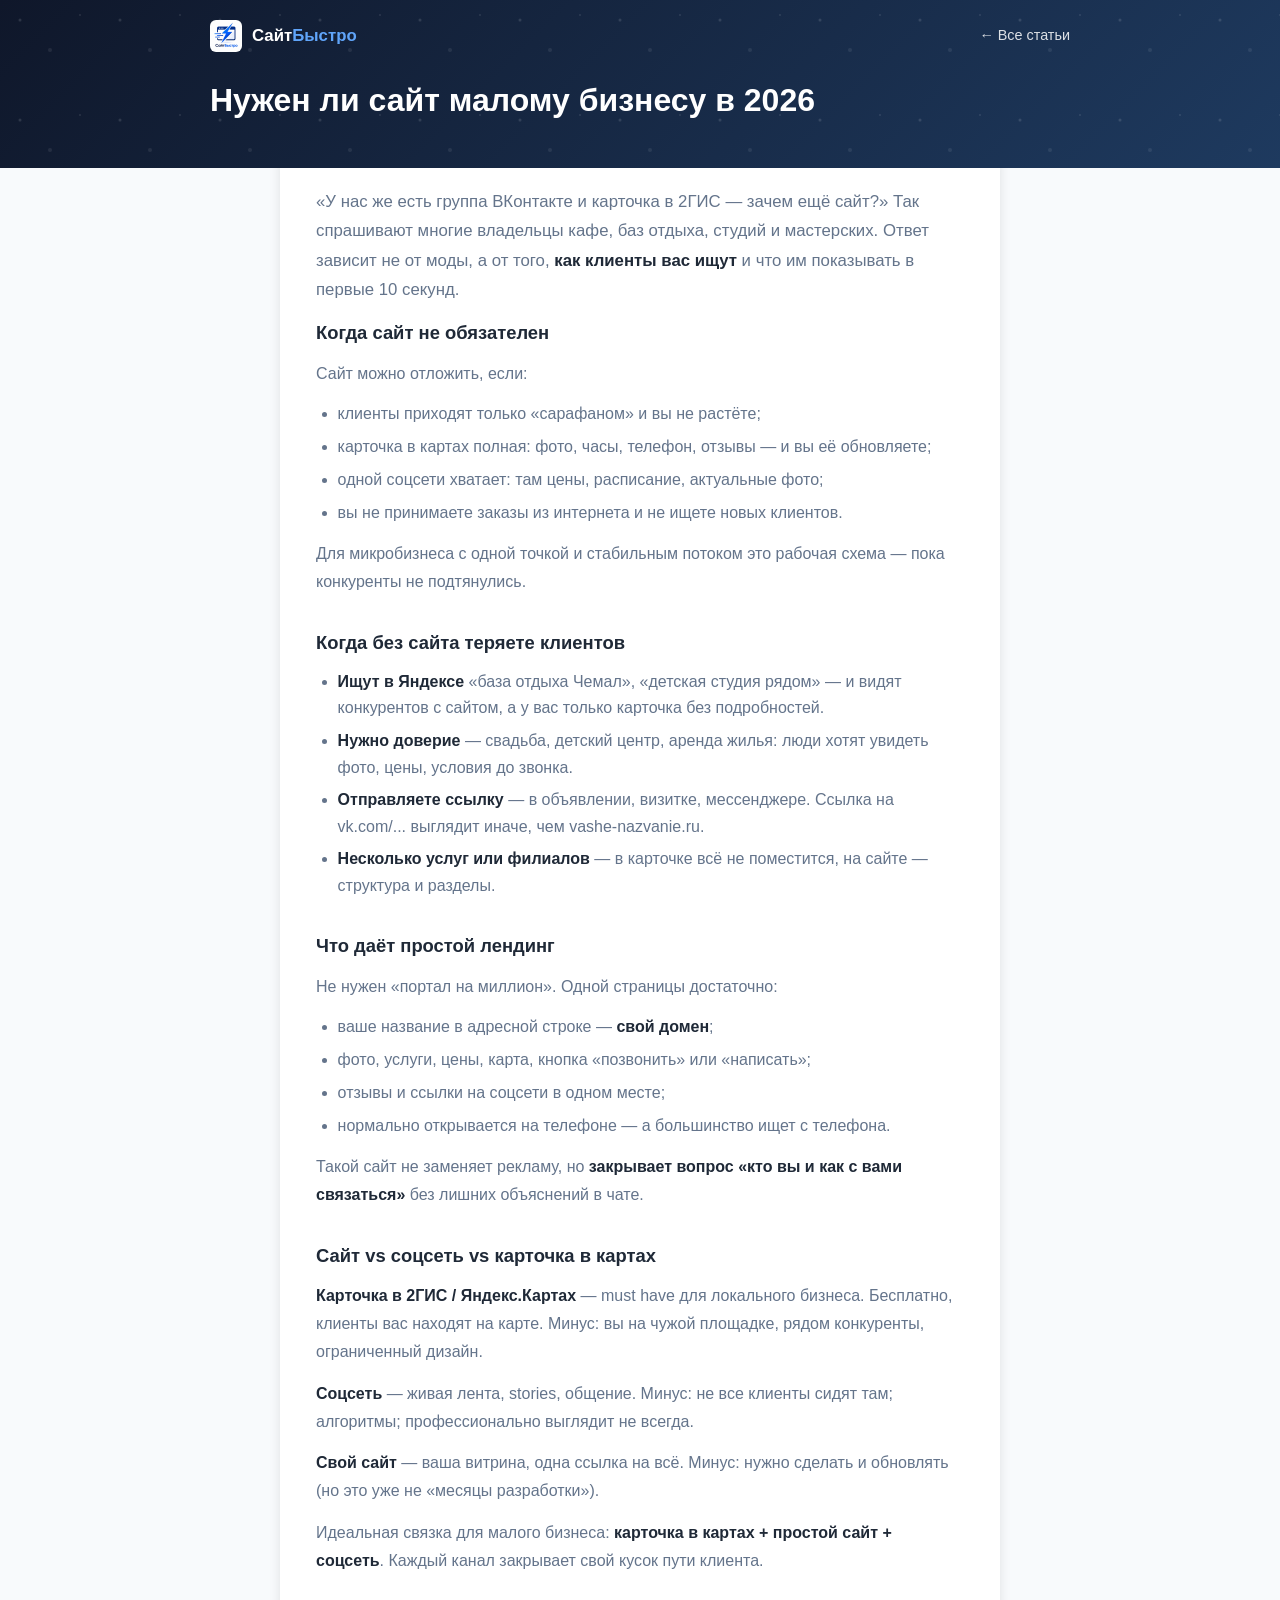
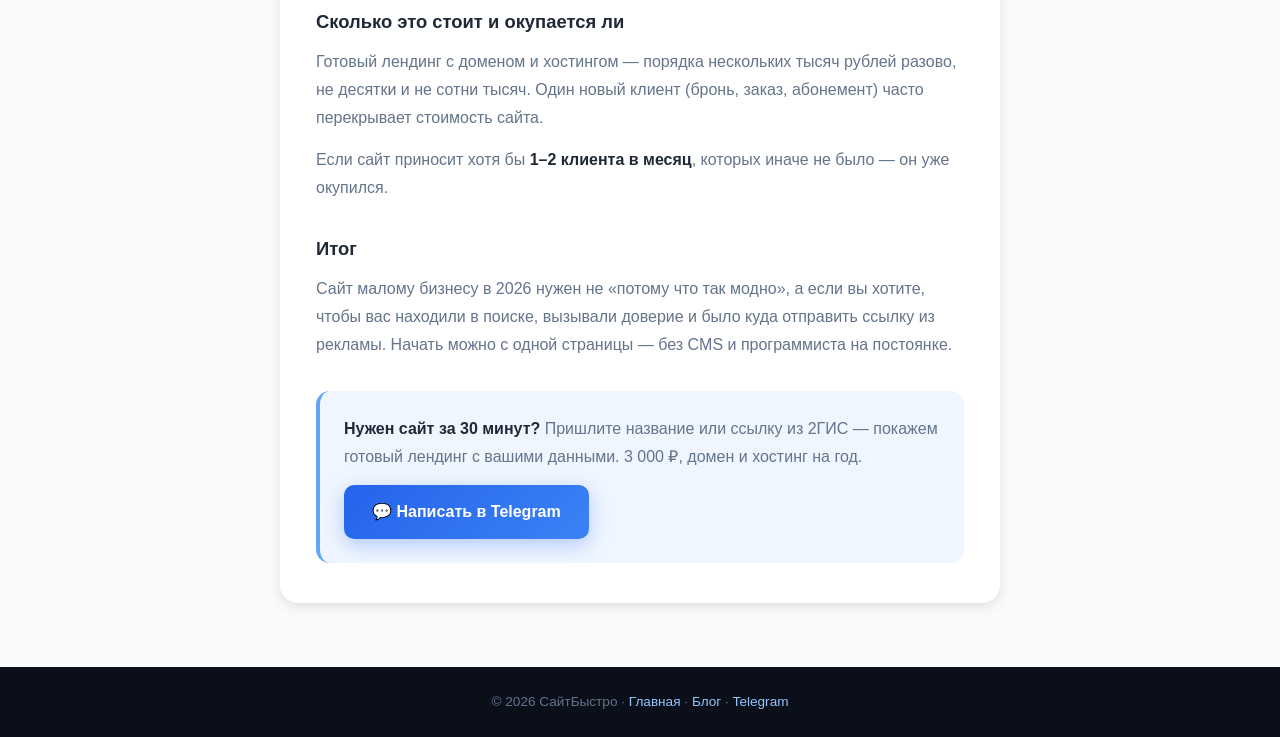
<file: blog/nuzhen-li-sait-malomu-biznesu/index.html>
<!DOCTYPE html>
<html lang="ru">
<head>
    <meta charset="UTF-8">
    <meta name="viewport" content="width=device-width, initial-scale=1.0">
    <title>Нужен ли сайт малому бизнесу в 2026 — СайтБыстро</title>
    <meta name="description" content="Нужен ли сайт ИП, кафе, базе отдыха или салону? Когда достаточно 2ГИС, а когда свой лендинг окупается за первых клиентов.">
    <link rel="icon" href="/logo.jpg">
    <link rel="stylesheet" href="/blog.css">
</head>
<body>

    <header class="page-header">
        <div class="container">
            <nav class="page-nav">
                <a href="/" class="page-brand">
                    <img src="/logo.jpg" alt="">
                    <span>Сайт<em>Быстро</em></span>
                </a>
                <a href="/blog/" class="page-back">← Все статьи</a>
            </nav>
            <h1>Нужен ли сайт малому бизнесу в 2026</h1>
        </div>
    </header>

    <main class="legal-main">
        <div class="container">
            <article class="legal-card">

                <p class="article-lead">«У нас же есть группа ВКонтакте и карточка в 2ГИС — зачем ещё сайт?» Так спрашивают многие владельцы кафе, баз отдыха, студий и мастерских. Ответ зависит не от моды, а от того, <strong>как клиенты вас ищут</strong> и что им показывать в первые 10 секунд.</p>

                <h2>Когда сайт не обязателен</h2>
                <p>Сайт можно отложить, если:</p>
                <ul>
                    <li>клиенты приходят только «сарафаном» и вы не растёте;</li>
                    <li>карточка в картах полная: фото, часы, телефон, отзывы — и вы её обновляете;</li>
                    <li>одной соцсети хватает: там цены, расписание, актуальные фото;</li>
                    <li>вы не принимаете заказы из интернета и не ищете новых клиентов.</li>
                </ul>
                <p>Для микробизнеса с одной точкой и стабильным потоком это рабочая схема — пока конкуренты не подтянулись.</p>

                <h2>Когда без сайта теряете клиентов</h2>
                <ul>
                    <li><strong>Ищут в Яндексе</strong> «база отдыха Чемал», «детская студия рядом» — и видят конкурентов с сайтом, а у вас только карточка без подробностей.</li>
                    <li><strong>Нужно доверие</strong> — свадьба, детский центр, аренда жилья: люди хотят увидеть фото, цены, условия до звонка.</li>
                    <li><strong>Отправляете ссылку</strong> — в объявлении, визитке, мессенджере. Ссылка на vk.com/... выглядит иначе, чем vashe-nazvanie.ru.</li>
                    <li><strong>Несколько услуг или филиалов</strong> — в карточке всё не поместится, на сайте — структура и разделы.</li>
                </ul>

                <h2>Что даёт простой лендинг</h2>
                <p>Не нужен «портал на миллион». Одной страницы достаточно:</p>
                <ul>
                    <li>ваше название в адресной строке — <strong>свой домен</strong>;</li>
                    <li>фото, услуги, цены, карта, кнопка «позвонить» или «написать»;</li>
                    <li>отзывы и ссылки на соцсети в одном месте;</li>
                    <li>нормально открывается на телефоне — а большинство ищет с телефона.</li>
                </ul>
                <p>Такой сайт не заменяет рекламу, но <strong>закрывает вопрос «кто вы и как с вами связаться»</strong> без лишних объяснений в чате.</p>

                <h2>Сайт vs соцсеть vs карточка в картах</h2>
                <p><strong>Карточка в 2ГИС / Яндекс.Картах</strong> — must have для локального бизнеса. Бесплатно, клиенты вас находят на карте. Минус: вы на чужой площадке, рядом конкуренты, ограниченный дизайн.</p>
                <p><strong>Соцсеть</strong> — живая лента, stories, общение. Минус: не все клиенты сидят там; алгоритмы; профессионально выглядит не всегда.</p>
                <p><strong>Свой сайт</strong> — ваша витрина, одна ссылка на всё. Минус: нужно сделать и обновлять (но это уже не «месяцы разработки»).</p>
                <p>Идеальная связка для малого бизнеса: <strong>карточка в картах + простой сайт + соцсеть</strong>. Каждый канал закрывает свой кусок пути клиента.</p>

                <h2>Сколько это стоит и окупается ли</h2>
                <p>Готовый лендинг с доменом и хостингом — порядка нескольких тысяч рублей разово, не десятки и не сотни тысяч. Один новый клиент (бронь, заказ, абонемент) часто перекрывает стоимость сайта.</p>
                <p>Если сайт приносит хотя бы <strong>1–2 клиента в месяц</strong>, которых иначе не было — он уже окупился.</p>

                <h2>Итог</h2>
                <p>Сайт малому бизнесу в 2026 нужен не «потому что так модно», а если вы хотите, чтобы вас находили в поиске, вызывали доверие и было куда отправить ссылку из рекламы. Начать можно с одной страницы — без CMS и программиста на постоянке.</p>

                <div class="article-cta">
                    <p><strong>Нужен сайт за 30 минут?</strong> Пришлите название или ссылку из 2ГИС — покажем готовый лендинг с вашими данными. 3 000 ₽, домен и хостинг на год.</p>
                    <a href="https://t.me/eldtoll" class="btn" target="_blank" rel="noopener">💬 Написать в Telegram</a>
                </div>

            </article>
        </div>
    </main>

    <footer class="site-footer">
        <p>© 2026 СайтБыстро · <a href="/">Главная</a> · <a href="/blog/">Блог</a> · <a href="https://t.me/eldtoll" target="_blank" rel="noopener">Telegram</a></p>
    </footer>

</body>
</html>
</file>
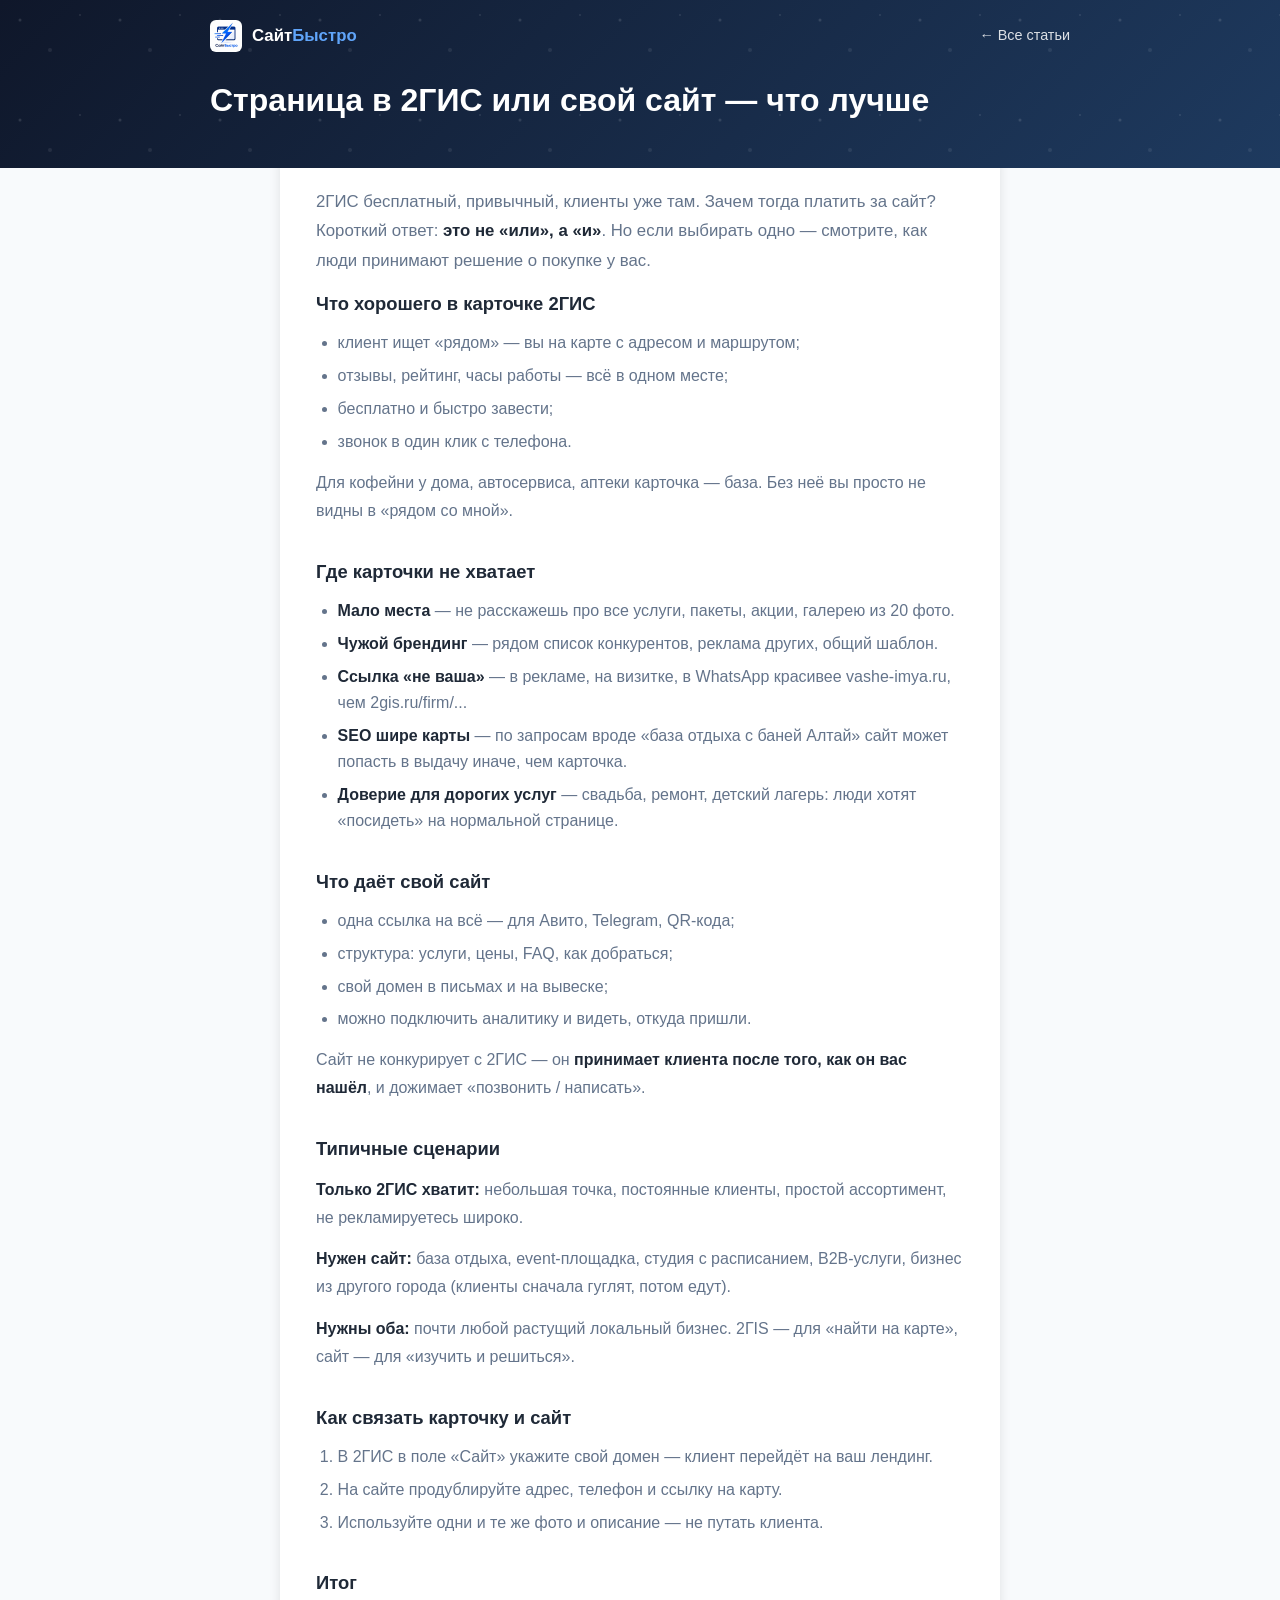
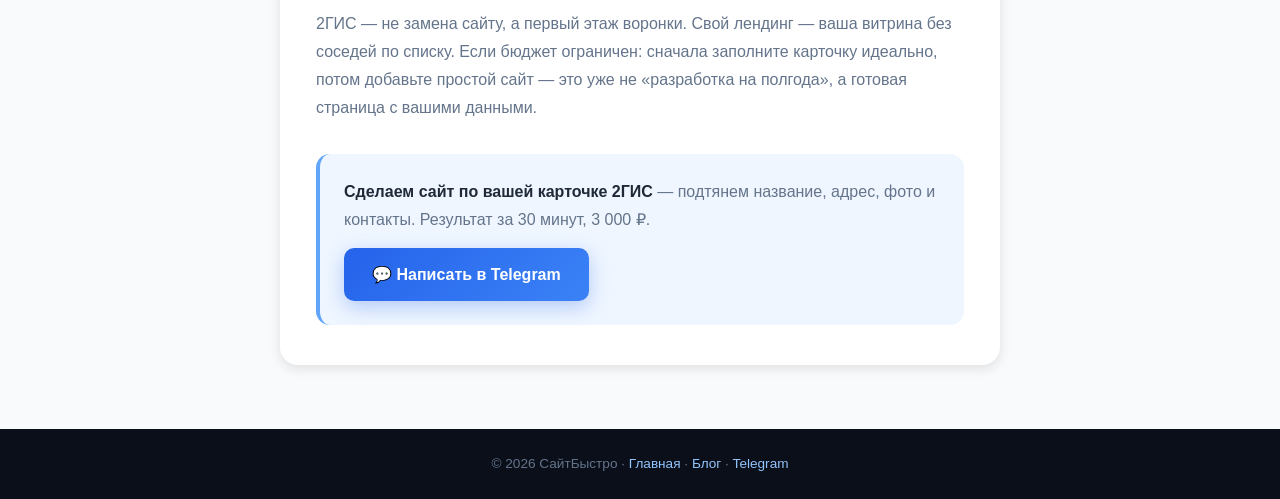
<file: blog/stranica-v-2gis-ili-svoj-sait/index.html>
<!DOCTYPE html>
<html lang="ru">
<head>
    <meta charset="UTF-8">
    <meta name="viewport" content="width=device-width, initial-scale=1.0">
    <title>Страница в 2ГИС или свой сайт — что лучше — СайтБыстро</title>
    <meta name="description" content="2ГИС или свой сайт для бизнеса? Сравниваем плюсы карточки и лендинга: доверие, SEO, ссылка для клиентов, когда нужны оба.">
    <link rel="icon" href="/logo.jpg">
    <link rel="stylesheet" href="/blog.css">
</head>
<body>

    <header class="page-header">
        <div class="container">
            <nav class="page-nav">
                <a href="/" class="page-brand">
                    <img src="/logo.jpg" alt="">
                    <span>Сайт<em>Быстро</em></span>
                </a>
                <a href="/blog/" class="page-back">← Все статьи</a>
            </nav>
            <h1>Страница в 2ГИС или свой сайт — что лучше</h1>
        </div>
    </header>

    <main class="legal-main">
        <div class="container">
            <article class="legal-card">

                <p class="article-lead">2ГИС бесплатный, привычный, клиенты уже там. Зачем тогда платить за сайт? Короткий ответ: <strong>это не «или», а «и»</strong>. Но если выбирать одно — смотрите, как люди принимают решение о покупке у вас.</p>

                <h2>Что хорошего в карточке 2ГИС</h2>
                <ul>
                    <li>клиент ищет «рядом» — вы на карте с адресом и маршрутом;</li>
                    <li>отзывы, рейтинг, часы работы — всё в одном месте;</li>
                    <li>бесплатно и быстро завести;</li>
                    <li>звонок в один клик с телефона.</li>
                </ul>
                <p>Для кофейни у дома, автосервиса, аптеки карточка — база. Без неё вы просто не видны в «рядом со мной».</p>

                <h2>Где карточки не хватает</h2>
                <ul>
                    <li><strong>Мало места</strong> — не расскажешь про все услуги, пакеты, акции, галерею из 20 фото.</li>
                    <li><strong>Чужой брендинг</strong> — рядом список конкурентов, реклама других, общий шаблон.</li>
                    <li><strong>Ссылка «не ваша»</strong> — в рекламе, на визитке, в WhatsApp красивее vashe-imya.ru, чем 2gis.ru/firm/...</li>
                    <li><strong>SEO шире карты</strong> — по запросам вроде «база отдыха с баней Алтай» сайт может попасть в выдачу иначе, чем карточка.</li>
                    <li><strong>Доверие для дорогих услуг</strong> — свадьба, ремонт, детский лагерь: люди хотят «посидеть» на нормальной странице.</li>
                </ul>

                <h2>Что даёт свой сайт</h2>
                <ul>
                    <li>одна ссылка на всё — для Авито, Telegram, QR-кода;</li>
                    <li>структура: услуги, цены, FAQ, как добраться;</li>
                    <li>свой домен в письмах и на вывеске;</li>
                    <li>можно подключить аналитику и видеть, откуда пришли.</li>
                </ul>
                <p>Сайт не конкурирует с 2ГИС — он <strong>принимает клиента после того, как он вас нашёл</strong>, и дожимает «позвонить / написать».</p>

                <h2>Типичные сценарии</h2>
                <p><strong>Только 2ГИС хватит:</strong> небольшая точка, постоянные клиенты, простой ассортимент, не рекламируетесь широко.</p>
                <p><strong>Нужен сайт:</strong> база отдыха, event-площадка, студия с расписанием, B2B-услуги, бизнес из другого города (клиенты сначала гуглят, потом едут).</p>
                <p><strong>Нужны оба:</strong> почти любой растущий локальный бизнес. 2ГIS — для «найти на карте», сайт — для «изучить и решиться».</p>

                <h2>Как связать карточку и сайт</h2>
                <ol>
                    <li>В 2ГИС в поле «Сайт» укажите свой домен — клиент перейдёт на ваш лендинг.</li>
                    <li>На сайте продублируйте адрес, телефон и ссылку на карту.</li>
                    <li>Используйте одни и те же фото и описание — не путать клиента.</li>
                </ol>

                <h2>Итог</h2>
                <p>2ГИС — не замена сайту, а первый этаж воронки. Свой лендинг — ваша витрина без соседей по списку. Если бюджет ограничен: сначала заполните карточку идеально, потом добавьте простой сайт — это уже не «разработка на полгода», а готовая страница с вашими данными.</p>

                <div class="article-cta">
                    <p><strong>Сделаем сайт по вашей карточке 2ГИС</strong> — подтянем название, адрес, фото и контакты. Результат за 30 минут, 3 000 ₽.</p>
                    <a href="https://t.me/eldtoll" class="btn" target="_blank" rel="noopener">💬 Написать в Telegram</a>
                </div>

            </article>
        </div>
    </main>

    <footer class="site-footer">
        <p>© 2026 СайтБыстро · <a href="/">Главная</a> · <a href="/blog/">Блог</a> · <a href="https://t.me/eldtoll" target="_blank" rel="noopener">Telegram</a></p>
    </footer>

</body>
</html>
</file>
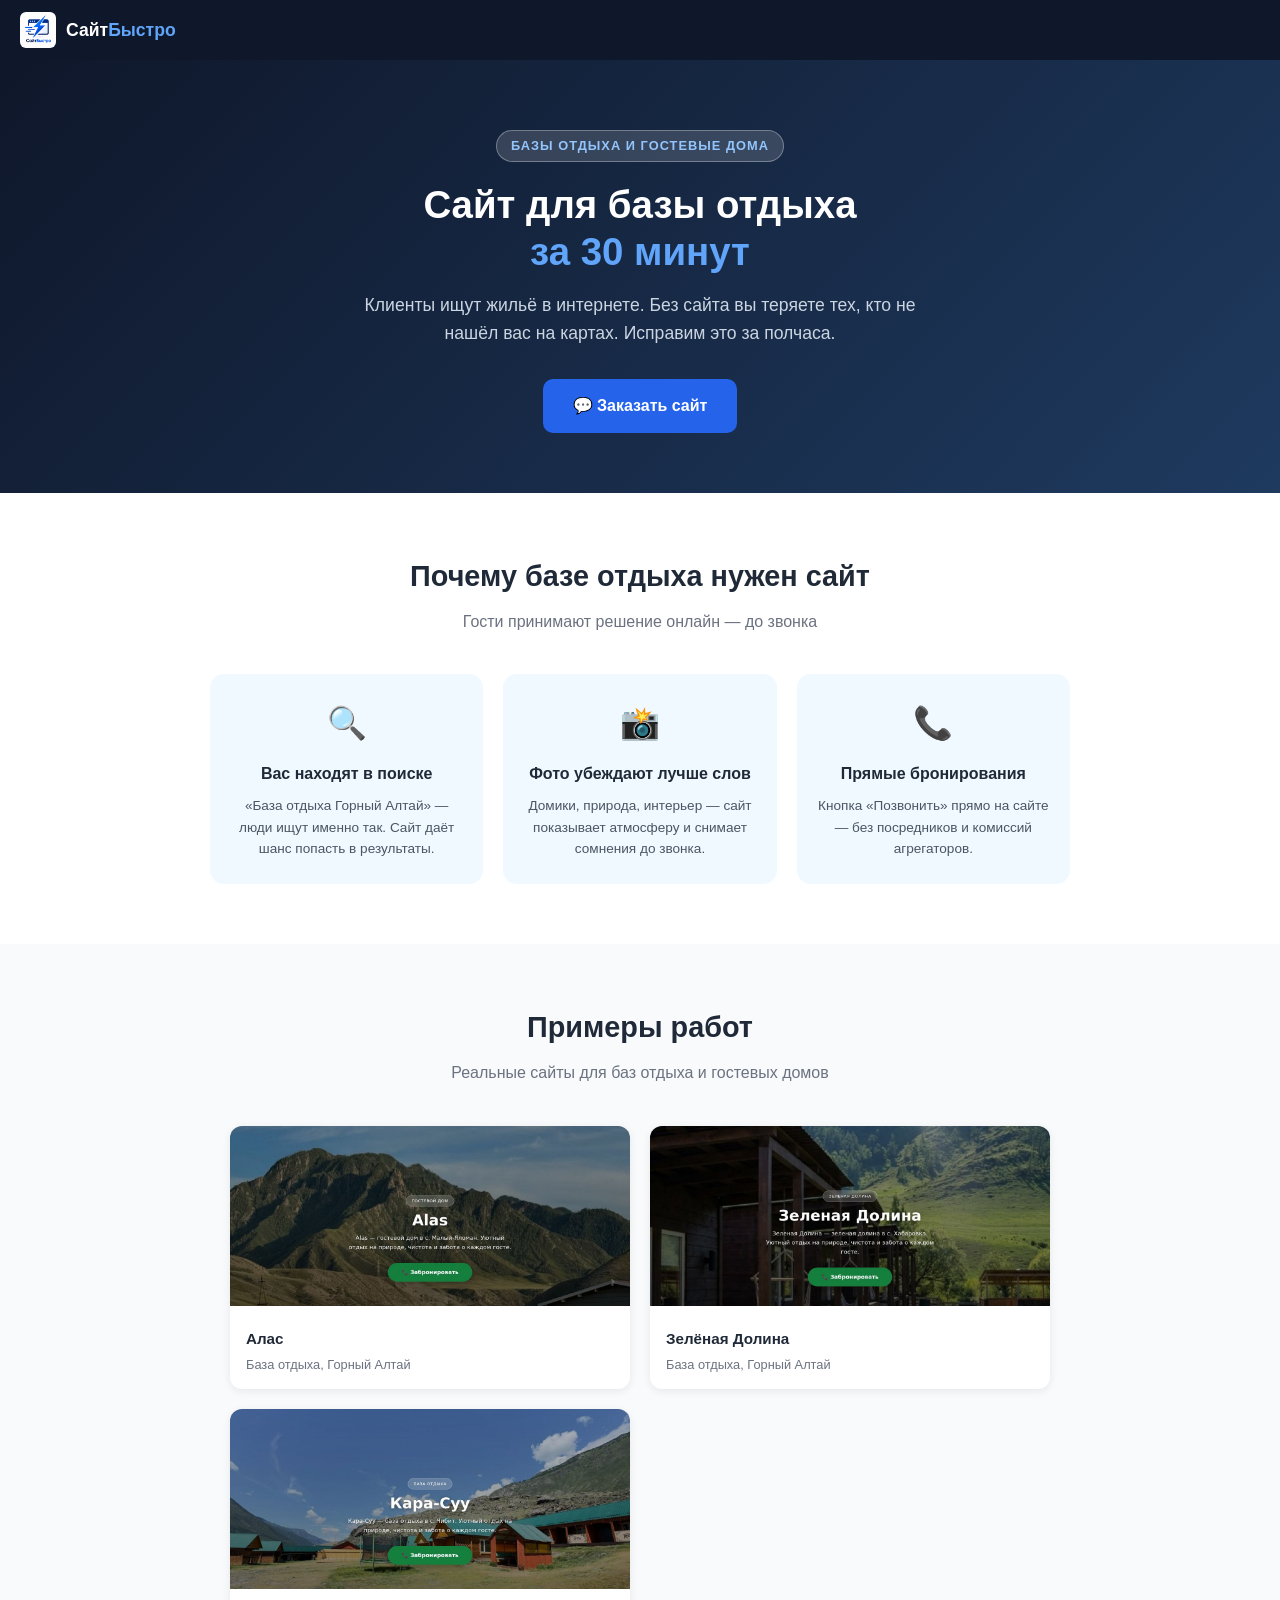
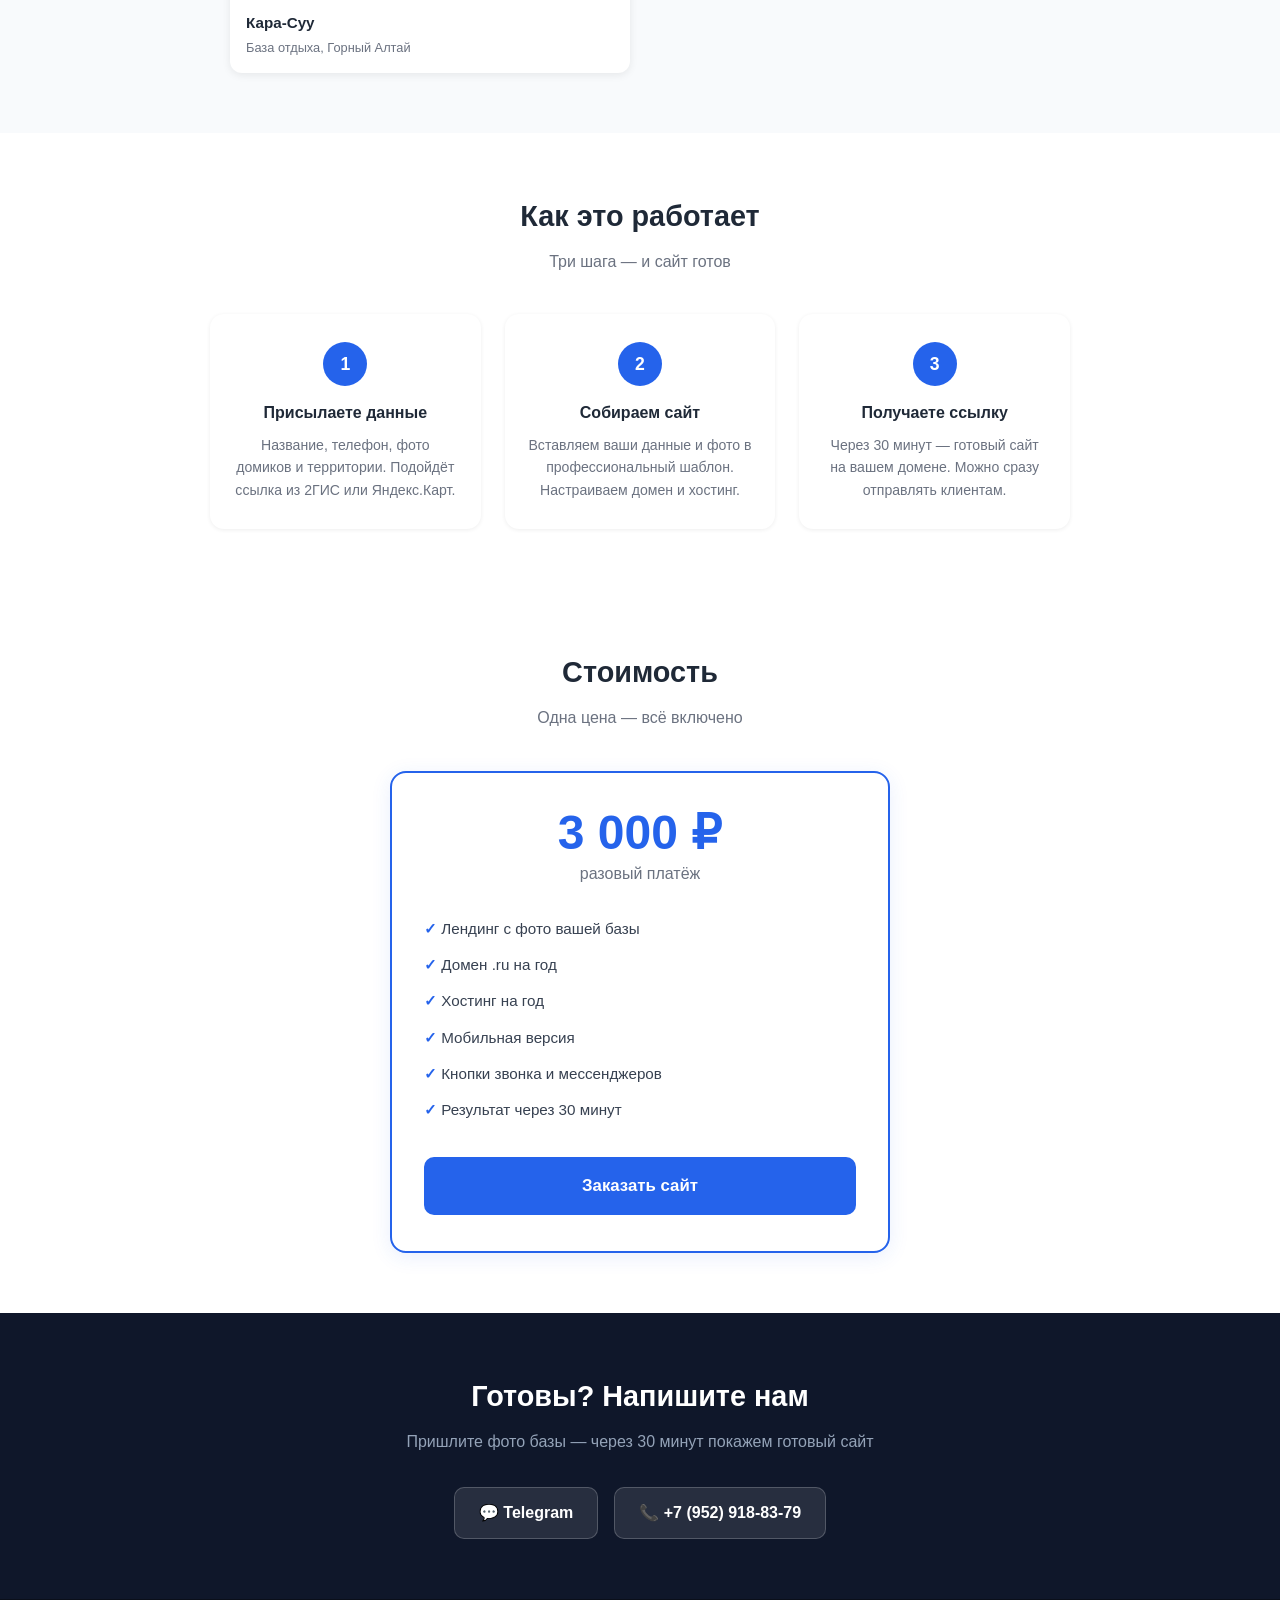
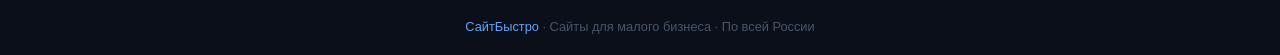
<file: bazy-otdykha.html>
<!DOCTYPE html>
<html lang="ru">
<head>
    <meta charset="UTF-8">
    <meta name="viewport" content="width=device-width, initial-scale=1.0">
    <title>Сайт для базы отдыха — 3 000 ₽ под ключ | СайтБыстро</title>
    <meta name="description" content="Создание сайта для базы отдыха и гостевого дома за 30 минут. Домен, хостинг, лендинг с вашими фото и контактами. 3 000 ₽ всё включено. Работаем по всей России.">
    <meta property="og:title" content="Сайт для базы отдыха — 3 000 ₽ | СайтБыстро">
    <meta property="og:description" content="Готовый лендинг для базы отдыха за 30 минут. Домен и хостинг включены.">
    <meta property="og:image" content="https://sitebystro.ru/logo.jpg">
    <meta property="og:url" content="https://sitebystro.ru/bazy-otdykha">
    <style>
        * { box-sizing: border-box; margin: 0; padding: 0; }
        body { font-family: -apple-system, BlinkMacSystemFont, 'Segoe UI', sans-serif; color: #1f2937; line-height: 1.6; }

        .navbar { background: #0f172a; padding: 12px 20px; display: flex; align-items: center; }
        .navbar-logo { display: flex; align-items: center; gap: 10px; text-decoration: none; }
        .navbar-logo img { width: 36px; height: 36px; border-radius: 6px; object-fit: cover; }
        .navbar-logo span { color: white; font-size: 1.1rem; font-weight: 800; }
        .navbar-logo span em { color: #60a5fa; font-style: normal; }

        .hero { background: linear-gradient(135deg, #0f172a 0%, #1e3a5f 100%); color: white; padding: 70px 20px 60px; text-align: center; }
        .hero-badge { display: inline-block; background: rgba(255,255,255,0.15); border: 1px solid rgba(255,255,255,0.3); color: #93c5fd; font-size: 0.8rem; font-weight: 600; letter-spacing: 0.08em; text-transform: uppercase; padding: 5px 14px; border-radius: 20px; margin-bottom: 20px; }
        .hero h1 { font-size: 2.4rem; font-weight: 800; margin-bottom: 16px; line-height: 1.2; }
        .hero h1 span { color: #60a5fa; }
        .hero p { font-size: 1.1rem; color: #cbd5e1; max-width: 560px; margin: 0 auto 32px; }
        .btn-primary { display: inline-block; background: #2563eb; color: white; font-size: 1rem; font-weight: 700; padding: 14px 30px; border-radius: 10px; text-decoration: none; }
        .btn-primary:hover { background: #1d4ed8; }

        .container { max-width: 900px; margin: 0 auto; padding: 0 20px; }
        section { padding: 60px 20px; }
        .section-title { font-size: 1.8rem; font-weight: 800; text-align: center; margin-bottom: 10px; }
        .section-sub { text-align: center; color: #6b7280; margin-bottom: 40px; }

        .why-grid { display: grid; grid-template-columns: repeat(3, 1fr); gap: 20px; max-width: 860px; margin: 0 auto; }
        .why-card { background: #f0f9ff; border-radius: 14px; padding: 24px 20px; text-align: center; }
        .why-icon { font-size: 2rem; margin-bottom: 12px; }
        .why-card h3 { font-size: 1rem; font-weight: 700; margin-bottom: 8px; }
        .why-card p { font-size: 0.85rem; color: #4b5563; }

        .examples-grid { display: grid; grid-template-columns: repeat(2, 1fr); gap: 20px; max-width: 820px; margin: 0 auto; }
        .example-card { background: white; border-radius: 12px; overflow: hidden; box-shadow: 0 2px 8px rgba(0,0,0,0.08); text-decoration: none; color: inherit; display: block; transition: transform 0.2s; }
        .example-card:hover { transform: translateY(-3px); }
        .example-card img { width: 100%; height: 180px; object-fit: cover; object-position: top; }
        .example-info { padding: 14px 16px; }
        .example-info h4 { font-size: 0.95rem; font-weight: 700; }
        .example-info p { font-size: 0.8rem; color: #6b7280; margin-top: 3px; }

        .steps-bg { background: #f8fafc; }
        .steps-grid { display: grid; grid-template-columns: repeat(3, 1fr); gap: 24px; max-width: 860px; margin: 0 auto; }
        .step { background: white; border-radius: 14px; padding: 28px 22px; text-align: center; box-shadow: 0 1px 4px rgba(0,0,0,0.07); }
        .step-num { width: 44px; height: 44px; background: #2563eb; color: white; border-radius: 50%; display: flex; align-items: center; justify-content: center; font-weight: 800; font-size: 1.1rem; margin: 0 auto 14px; }
        .step h3 { font-size: 1rem; font-weight: 700; margin-bottom: 8px; }
        .step p { font-size: 0.88rem; color: #6b7280; }

        .price-box { max-width: 500px; margin: 0 auto; background: white; border: 2px solid #2563eb; border-radius: 16px; padding: 36px 32px; text-align: center; box-shadow: 0 4px 20px rgba(37,99,235,0.1); }
        .price-amount { font-size: 3rem; font-weight: 900; color: #2563eb; line-height: 1; }
        .price-period { font-size: 1rem; color: #6b7280; margin-top: 4px; margin-bottom: 24px; }
        .price-list { list-style: none; text-align: left; margin-bottom: 28px; }
        .price-list li { padding: 6px 0; font-size: 0.95rem; color: #374151; }
        .price-list li::before { content: "✓ "; color: #2563eb; font-weight: 700; }
        .price-box .btn-primary { width: 100%; text-align: center; font-size: 1.05rem; padding: 16px; display: block; }

        .contact { background: #0f172a; color: white; text-align: center; padding: 60px 20px; }
        .contact h2 { font-size: 1.8rem; font-weight: 800; margin-bottom: 10px; }
        .contact p { color: #94a3b8; margin-bottom: 32px; }
        .contact-links { display: flex; justify-content: center; gap: 16px; flex-wrap: wrap; }
        .contact-link { display: inline-flex; align-items: center; gap: 8px; background: rgba(255,255,255,0.1); border: 1px solid rgba(255,255,255,0.2); color: white; text-decoration: none; padding: 12px 24px; border-radius: 10px; font-weight: 600; }
        .contact-link:hover { background: rgba(255,255,255,0.2); }

        footer { background: #0a0f1a; color: #475569; text-align: center; padding: 18px 20px; font-size: 0.8rem; }
        footer a { color: #60a5fa; text-decoration: none; }

        @media (max-width: 600px) {
            .hero h1 { font-size: 1.8rem; }
            .why-grid { grid-template-columns: 1fr; }
            .steps-grid { grid-template-columns: 1fr; }
            .examples-grid { grid-template-columns: 1fr; }
        }
    </style>
</head>
<body>

<nav class="navbar">
    <a href="/" class="navbar-logo">
        <img src="logo.jpg" alt="СайтБыстро">
        <span>Сайт<em>Быстро</em></span>
    </a>
</nav>

<section class="hero">
    <div class="hero-badge">Базы отдыха и гостевые дома</div>
    <h1>Сайт для базы отдыха<br><span>за 30 минут</span></h1>
    <p>Клиенты ищут жильё в интернете. Без сайта вы теряете тех, кто не нашёл вас на картах. Исправим это за полчаса.</p>
    <a href="https://t.me/eldtoll" class="btn-primary">💬 Заказать сайт</a>
</section>

<section>
    <div class="container">
        <h2 class="section-title">Почему базе отдыха нужен сайт</h2>
        <p class="section-sub">Гости принимают решение онлайн — до звонка</p>
        <div class="why-grid">
            <div class="why-card">
                <div class="why-icon">🔍</div>
                <h3>Вас находят в поиске</h3>
                <p>«База отдыха Горный Алтай» — люди ищут именно так. Сайт даёт шанс попасть в результаты.</p>
            </div>
            <div class="why-card">
                <div class="why-icon">📸</div>
                <h3>Фото убеждают лучше слов</h3>
                <p>Домики, природа, интерьер — сайт показывает атмосферу и снимает сомнения до звонка.</p>
            </div>
            <div class="why-card">
                <div class="why-icon">📞</div>
                <h3>Прямые бронирования</h3>
                <p>Кнопка «Позвонить» прямо на сайте — без посредников и комиссий агрегаторов.</p>
            </div>
        </div>
    </div>
</section>

<section class="steps-bg">
    <div class="container">
        <h2 class="section-title">Примеры работ</h2>
        <p class="section-sub">Реальные сайты для баз отдыха и гостевых домов</p>
        <div class="examples-grid">
            <a href="https://alas-altay.ru" target="_blank" class="example-card">
                <img src="examples/alas-altay.jpg" alt="Алас — база отдыха на Алтае">
                <div class="example-info">
                    <h4>Алас</h4>
                    <p>База отдыха, Горный Алтай</p>
                </div>
            </a>
            <a href="https://zelenaya-dolina-altay.ru" target="_blank" class="example-card">
                <img src="examples/zelenaya-dolina.jpg" alt="Зелёная Долина — база отдыха">
                <div class="example-info">
                    <h4>Зелёная Долина</h4>
                    <p>База отдыха, Горный Алтай</p>
                </div>
            </a>
            <a href="https://kara-suu.ru" target="_blank" class="example-card">
                <img src="examples/kara-suu.jpg" alt="Кара-Суу — база отдыха">
                <div class="example-info">
                    <h4>Кара-Суу</h4>
                    <p>База отдыха, Горный Алтай</p>
                </div>
            </a>
        </div>
    </div>
</section>

<section>
    <div class="container">
        <h2 class="section-title">Как это работает</h2>
        <p class="section-sub">Три шага — и сайт готов</p>
        <div class="steps-grid">
            <div class="step">
                <div class="step-num">1</div>
                <h3>Присылаете данные</h3>
                <p>Название, телефон, фото домиков и территории. Подойдёт ссылка из 2ГИС или Яндекс.Карт.</p>
            </div>
            <div class="step">
                <div class="step-num">2</div>
                <h3>Собираем сайт</h3>
                <p>Вставляем ваши данные и фото в профессиональный шаблон. Настраиваем домен и хостинг.</p>
            </div>
            <div class="step">
                <div class="step-num">3</div>
                <h3>Получаете ссылку</h3>
                <p>Через 30 минут — готовый сайт на вашем домене. Можно сразу отправлять клиентам.</p>
            </div>
        </div>
    </div>
</section>

<section>
    <div class="container">
        <h2 class="section-title">Стоимость</h2>
        <p class="section-sub">Одна цена — всё включено</p>
        <div class="price-box">
            <div class="price-amount">3 000 ₽</div>
            <div class="price-period">разовый платёж</div>
            <ul class="price-list">
                <li>Лендинг с фото вашей базы</li>
                <li>Домен .ru на год</li>
                <li>Хостинг на год</li>
                <li>Мобильная версия</li>
                <li>Кнопки звонка и мессенджеров</li>
                <li>Результат через 30 минут</li>
            </ul>
            <a href="https://t.me/eldtoll" class="btn-primary">Заказать сайт</a>
        </div>
    </div>
</section>

<section class="contact">
    <div class="container">
        <h2>Готовы? Напишите нам</h2>
        <p>Пришлите фото базы — через 30 минут покажем готовый сайт</p>
        <div class="contact-links">
            <a href="https://t.me/eldtoll" class="contact-link">💬 Telegram</a>
            <a href="tel:+79529188379" class="contact-link">📞 +7 (952) 918-83-79</a>
        </div>
    </div>
</section>

<footer>
    <a href="/">СайтБыстро</a> · Сайты для малого бизнеса · По всей России
</footer>

</body>
</html>
</file>
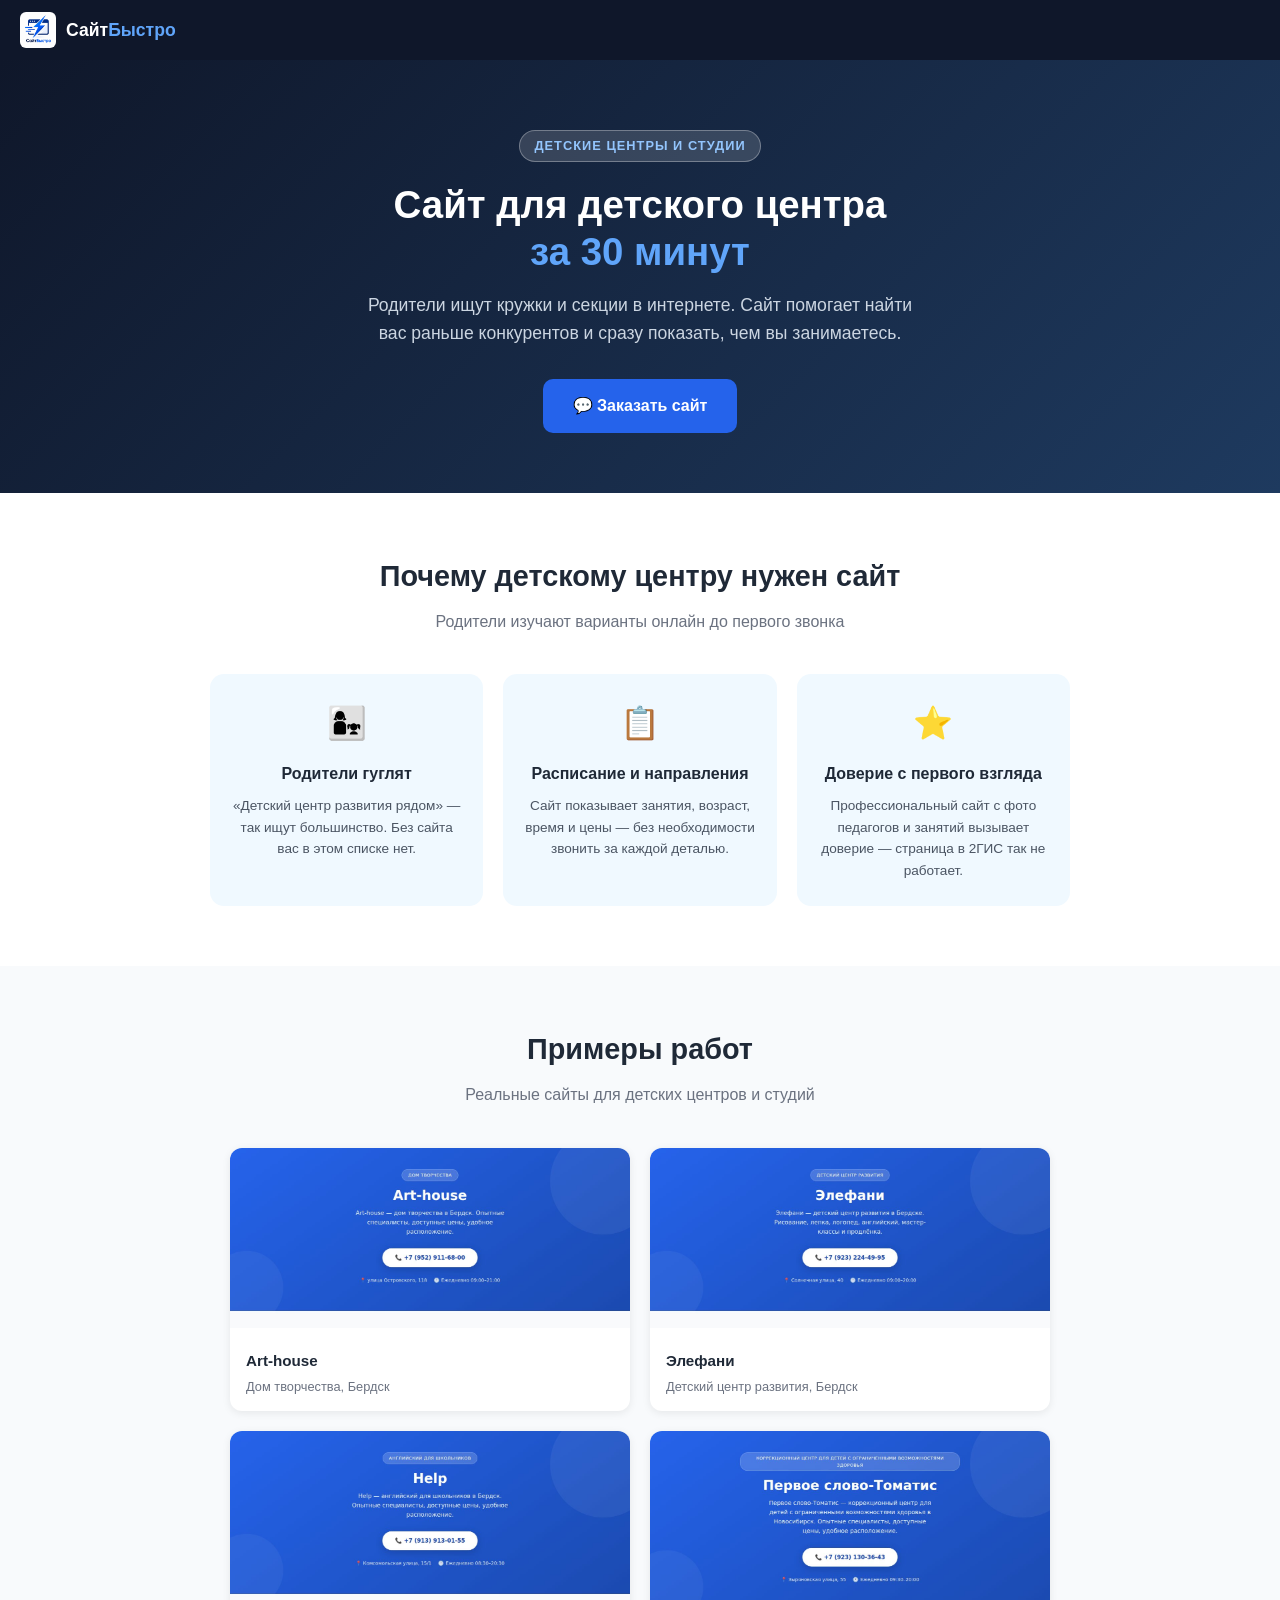
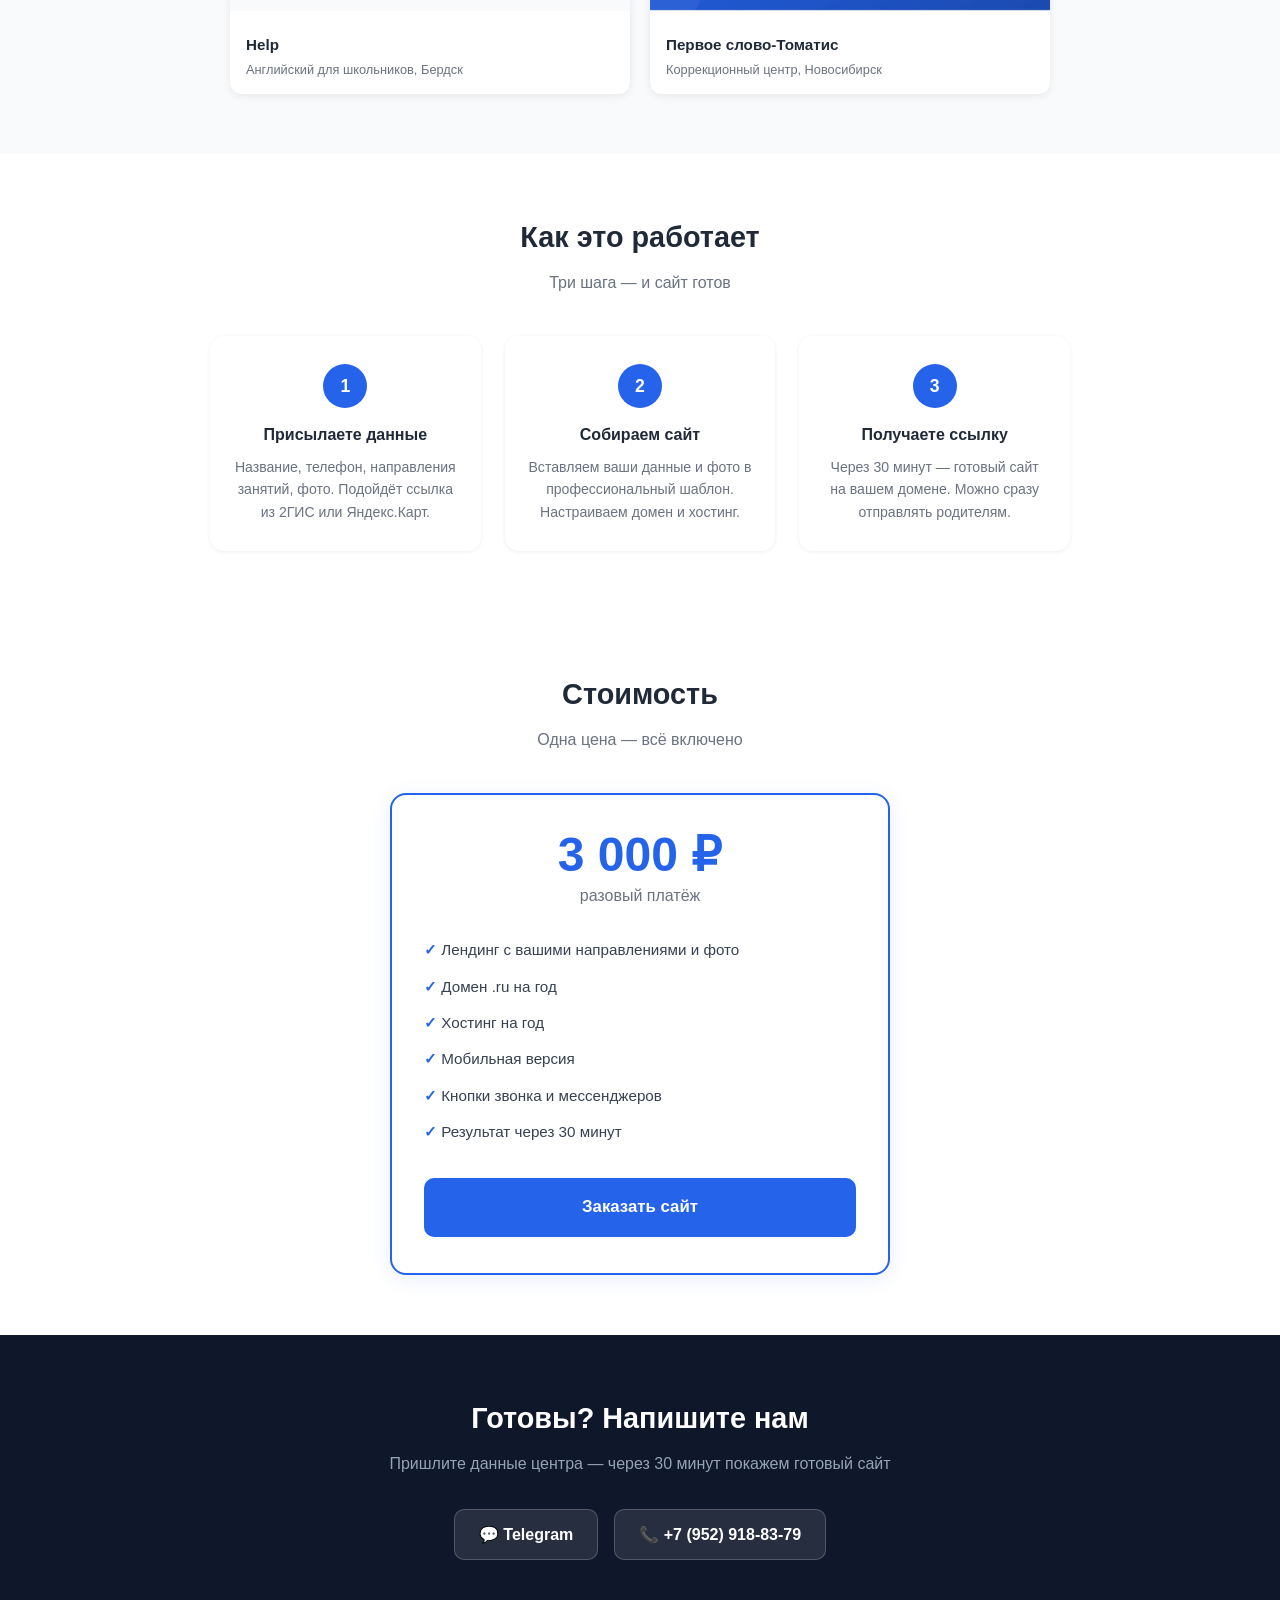
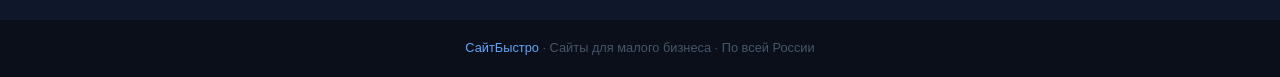
<file: detskie-tsentry.html>
<!DOCTYPE html>
<html lang="ru">
<head>
    <meta charset="UTF-8">
    <meta name="viewport" content="width=device-width, initial-scale=1.0">
    <title>Сайт для детского центра — 3 000 ₽ под ключ | СайтБыстро</title>
    <meta name="description" content="Создание сайта для детского центра, студии развития или клуба за 30 минут. Домен, хостинг, лендинг с вашими фото и расписанием. 3 000 ₽ всё включено.">
    <meta property="og:title" content="Сайт для детского центра — 3 000 ₽ | СайтБыстро">
    <meta property="og:description" content="Готовый лендинг для детского центра за 30 минут. Домен и хостинг включены.">
    <meta property="og:image" content="https://sitebystro.ru/logo.jpg">
    <meta property="og:url" content="https://sitebystro.ru/detskie-tsentry">
    <style>
        * { box-sizing: border-box; margin: 0; padding: 0; }
        body { font-family: -apple-system, BlinkMacSystemFont, 'Segoe UI', sans-serif; color: #1f2937; line-height: 1.6; }

        .navbar { background: #0f172a; padding: 12px 20px; display: flex; align-items: center; }
        .navbar-logo { display: flex; align-items: center; gap: 10px; text-decoration: none; }
        .navbar-logo img { width: 36px; height: 36px; border-radius: 6px; object-fit: cover; }
        .navbar-logo span { color: white; font-size: 1.1rem; font-weight: 800; }
        .navbar-logo span em { color: #60a5fa; font-style: normal; }

        .hero { background: linear-gradient(135deg, #0f172a 0%, #1e3a5f 100%); color: white; padding: 70px 20px 60px; text-align: center; }
        .hero-badge { display: inline-block; background: rgba(255,255,255,0.15); border: 1px solid rgba(255,255,255,0.3); color: #93c5fd; font-size: 0.8rem; font-weight: 600; letter-spacing: 0.08em; text-transform: uppercase; padding: 5px 14px; border-radius: 20px; margin-bottom: 20px; }
        .hero h1 { font-size: 2.4rem; font-weight: 800; margin-bottom: 16px; line-height: 1.2; }
        .hero h1 span { color: #60a5fa; }
        .hero p { font-size: 1.1rem; color: #cbd5e1; max-width: 560px; margin: 0 auto 32px; }
        .btn-primary { display: inline-block; background: #2563eb; color: white; font-size: 1rem; font-weight: 700; padding: 14px 30px; border-radius: 10px; text-decoration: none; }
        .btn-primary:hover { background: #1d4ed8; }

        .container { max-width: 900px; margin: 0 auto; padding: 0 20px; }
        section { padding: 60px 20px; }
        .section-title { font-size: 1.8rem; font-weight: 800; text-align: center; margin-bottom: 10px; }
        .section-sub { text-align: center; color: #6b7280; margin-bottom: 40px; }

        .why-grid { display: grid; grid-template-columns: repeat(3, 1fr); gap: 20px; max-width: 860px; margin: 0 auto; }
        .why-card { background: #f0f9ff; border-radius: 14px; padding: 24px 20px; text-align: center; }
        .why-icon { font-size: 2rem; margin-bottom: 12px; }
        .why-card h3 { font-size: 1rem; font-weight: 700; margin-bottom: 8px; }
        .why-card p { font-size: 0.85rem; color: #4b5563; }

        .examples-grid { display: grid; grid-template-columns: repeat(2, 1fr); gap: 20px; max-width: 820px; margin: 0 auto; }
        .example-card { background: white; border-radius: 12px; overflow: hidden; box-shadow: 0 2px 8px rgba(0,0,0,0.08); text-decoration: none; color: inherit; display: block; transition: transform 0.2s; }
        .example-card:hover { transform: translateY(-3px); }
        .example-card img { width: 100%; height: 180px; object-fit: cover; object-position: top; }
        .example-info { padding: 14px 16px; }
        .example-info h4 { font-size: 0.95rem; font-weight: 700; }
        .example-info p { font-size: 0.8rem; color: #6b7280; margin-top: 3px; }

        .steps-bg { background: #f8fafc; }
        .steps-grid { display: grid; grid-template-columns: repeat(3, 1fr); gap: 24px; max-width: 860px; margin: 0 auto; }
        .step { background: white; border-radius: 14px; padding: 28px 22px; text-align: center; box-shadow: 0 1px 4px rgba(0,0,0,0.07); }
        .step-num { width: 44px; height: 44px; background: #2563eb; color: white; border-radius: 50%; display: flex; align-items: center; justify-content: center; font-weight: 800; font-size: 1.1rem; margin: 0 auto 14px; }
        .step h3 { font-size: 1rem; font-weight: 700; margin-bottom: 8px; }
        .step p { font-size: 0.88rem; color: #6b7280; }

        .price-box { max-width: 500px; margin: 0 auto; background: white; border: 2px solid #2563eb; border-radius: 16px; padding: 36px 32px; text-align: center; box-shadow: 0 4px 20px rgba(37,99,235,0.1); }
        .price-amount { font-size: 3rem; font-weight: 900; color: #2563eb; line-height: 1; }
        .price-period { font-size: 1rem; color: #6b7280; margin-top: 4px; margin-bottom: 24px; }
        .price-list { list-style: none; text-align: left; margin-bottom: 28px; }
        .price-list li { padding: 6px 0; font-size: 0.95rem; color: #374151; }
        .price-list li::before { content: "✓ "; color: #2563eb; font-weight: 700; }
        .price-box .btn-primary { width: 100%; text-align: center; font-size: 1.05rem; padding: 16px; display: block; }

        .contact { background: #0f172a; color: white; text-align: center; padding: 60px 20px; }
        .contact h2 { font-size: 1.8rem; font-weight: 800; margin-bottom: 10px; }
        .contact p { color: #94a3b8; margin-bottom: 32px; }
        .contact-links { display: flex; justify-content: center; gap: 16px; flex-wrap: wrap; }
        .contact-link { display: inline-flex; align-items: center; gap: 8px; background: rgba(255,255,255,0.1); border: 1px solid rgba(255,255,255,0.2); color: white; text-decoration: none; padding: 12px 24px; border-radius: 10px; font-weight: 600; }
        .contact-link:hover { background: rgba(255,255,255,0.2); }

        footer { background: #0a0f1a; color: #475569; text-align: center; padding: 18px 20px; font-size: 0.8rem; }
        footer a { color: #60a5fa; text-decoration: none; }

        @media (max-width: 600px) {
            .hero h1 { font-size: 1.8rem; }
            .why-grid { grid-template-columns: 1fr; }
            .steps-grid { grid-template-columns: 1fr; }
            .examples-grid { grid-template-columns: 1fr; }
        }
    </style>
</head>
<body>

<nav class="navbar">
    <a href="/" class="navbar-logo">
        <img src="logo.jpg" alt="СайтБыстро">
        <span>Сайт<em>Быстро</em></span>
    </a>
</nav>

<section class="hero">
    <div class="hero-badge">Детские центры и студии</div>
    <h1>Сайт для детского центра<br><span>за 30 минут</span></h1>
    <p>Родители ищут кружки и секции в интернете. Сайт помогает найти вас раньше конкурентов и сразу показать, чем вы занимаетесь.</p>
    <a href="https://t.me/eldtoll" class="btn-primary">💬 Заказать сайт</a>
</section>

<section>
    <div class="container">
        <h2 class="section-title">Почему детскому центру нужен сайт</h2>
        <p class="section-sub">Родители изучают варианты онлайн до первого звонка</p>
        <div class="why-grid">
            <div class="why-card">
                <div class="why-icon">👩‍👧</div>
                <h3>Родители гуглят</h3>
                <p>«Детский центр развития рядом» — так ищут большинство. Без сайта вас в этом списке нет.</p>
            </div>
            <div class="why-card">
                <div class="why-icon">📋</div>
                <h3>Расписание и направления</h3>
                <p>Сайт показывает занятия, возраст, время и цены — без необходимости звонить за каждой деталью.</p>
            </div>
            <div class="why-card">
                <div class="why-icon">⭐</div>
                <h3>Доверие с первого взгляда</h3>
                <p>Профессиональный сайт с фото педагогов и занятий вызывает доверие — страница в 2ГИС так не работает.</p>
            </div>
        </div>
    </div>
</section>

<section class="steps-bg">
    <div class="container">
        <h2 class="section-title">Примеры работ</h2>
        <p class="section-sub">Реальные сайты для детских центров и студий</p>
        <div class="examples-grid">
            <a href="https://aldtoll.github.io/art-house-berdsk" target="_blank" class="example-card">
                <img src="examples/art-house.jpg" alt="Art-house — дом творчества">
                <div class="example-info">
                    <h4>Art-house</h4>
                    <p>Дом творчества, Бердск</p>
                </div>
            </a>
            <a href="https://aldtoll.github.io/elefani-berdsk" target="_blank" class="example-card">
                <img src="examples/elefani.jpg" alt="Элефани — детский центр">
                <div class="example-info">
                    <h4>Элефани</h4>
                    <p>Детский центр развития, Бердск</p>
                </div>
            </a>
            <a href="https://aldtoll.github.io/help-berdsk" target="_blank" class="example-card">
                <img src="examples/help.jpg" alt="Help — английский для школьников">
                <div class="example-info">
                    <h4>Help</h4>
                    <p>Английский для школьников, Бердск</p>
                </div>
            </a>
            <a href="https://aldtoll.github.io/pervoe-slovo-nsk" target="_blank" class="example-card">
                <img src="examples/pervoe-slovo.jpg" alt="Первое слово-Томатис">
                <div class="example-info">
                    <h4>Первое слово-Томатис</h4>
                    <p>Коррекционный центр, Новосибирск</p>
                </div>
            </a>
        </div>
    </div>
</section>

<section>
    <div class="container">
        <h2 class="section-title">Как это работает</h2>
        <p class="section-sub">Три шага — и сайт готов</p>
        <div class="steps-grid">
            <div class="step">
                <div class="step-num">1</div>
                <h3>Присылаете данные</h3>
                <p>Название, телефон, направления занятий, фото. Подойдёт ссылка из 2ГИС или Яндекс.Карт.</p>
            </div>
            <div class="step">
                <div class="step-num">2</div>
                <h3>Собираем сайт</h3>
                <p>Вставляем ваши данные и фото в профессиональный шаблон. Настраиваем домен и хостинг.</p>
            </div>
            <div class="step">
                <div class="step-num">3</div>
                <h3>Получаете ссылку</h3>
                <p>Через 30 минут — готовый сайт на вашем домене. Можно сразу отправлять родителям.</p>
            </div>
        </div>
    </div>
</section>

<section>
    <div class="container">
        <h2 class="section-title">Стоимость</h2>
        <p class="section-sub">Одна цена — всё включено</p>
        <div class="price-box">
            <div class="price-amount">3 000 ₽</div>
            <div class="price-period">разовый платёж</div>
            <ul class="price-list">
                <li>Лендинг с вашими направлениями и фото</li>
                <li>Домен .ru на год</li>
                <li>Хостинг на год</li>
                <li>Мобильная версия</li>
                <li>Кнопки звонка и мессенджеров</li>
                <li>Результат через 30 минут</li>
            </ul>
            <a href="https://t.me/eldtoll" class="btn-primary">Заказать сайт</a>
        </div>
    </div>
</section>

<section class="contact">
    <div class="container">
        <h2>Готовы? Напишите нам</h2>
        <p>Пришлите данные центра — через 30 минут покажем готовый сайт</p>
        <div class="contact-links">
            <a href="https://t.me/eldtoll" class="contact-link">💬 Telegram</a>
            <a href="tel:+79529188379" class="contact-link">📞 +7 (952) 918-83-79</a>
        </div>
    </div>
</section>

<footer>
    <a href="/">СайтБыстро</a> · Сайты для малого бизнеса · По всей России
</footer>

</body>
</html>
</file>
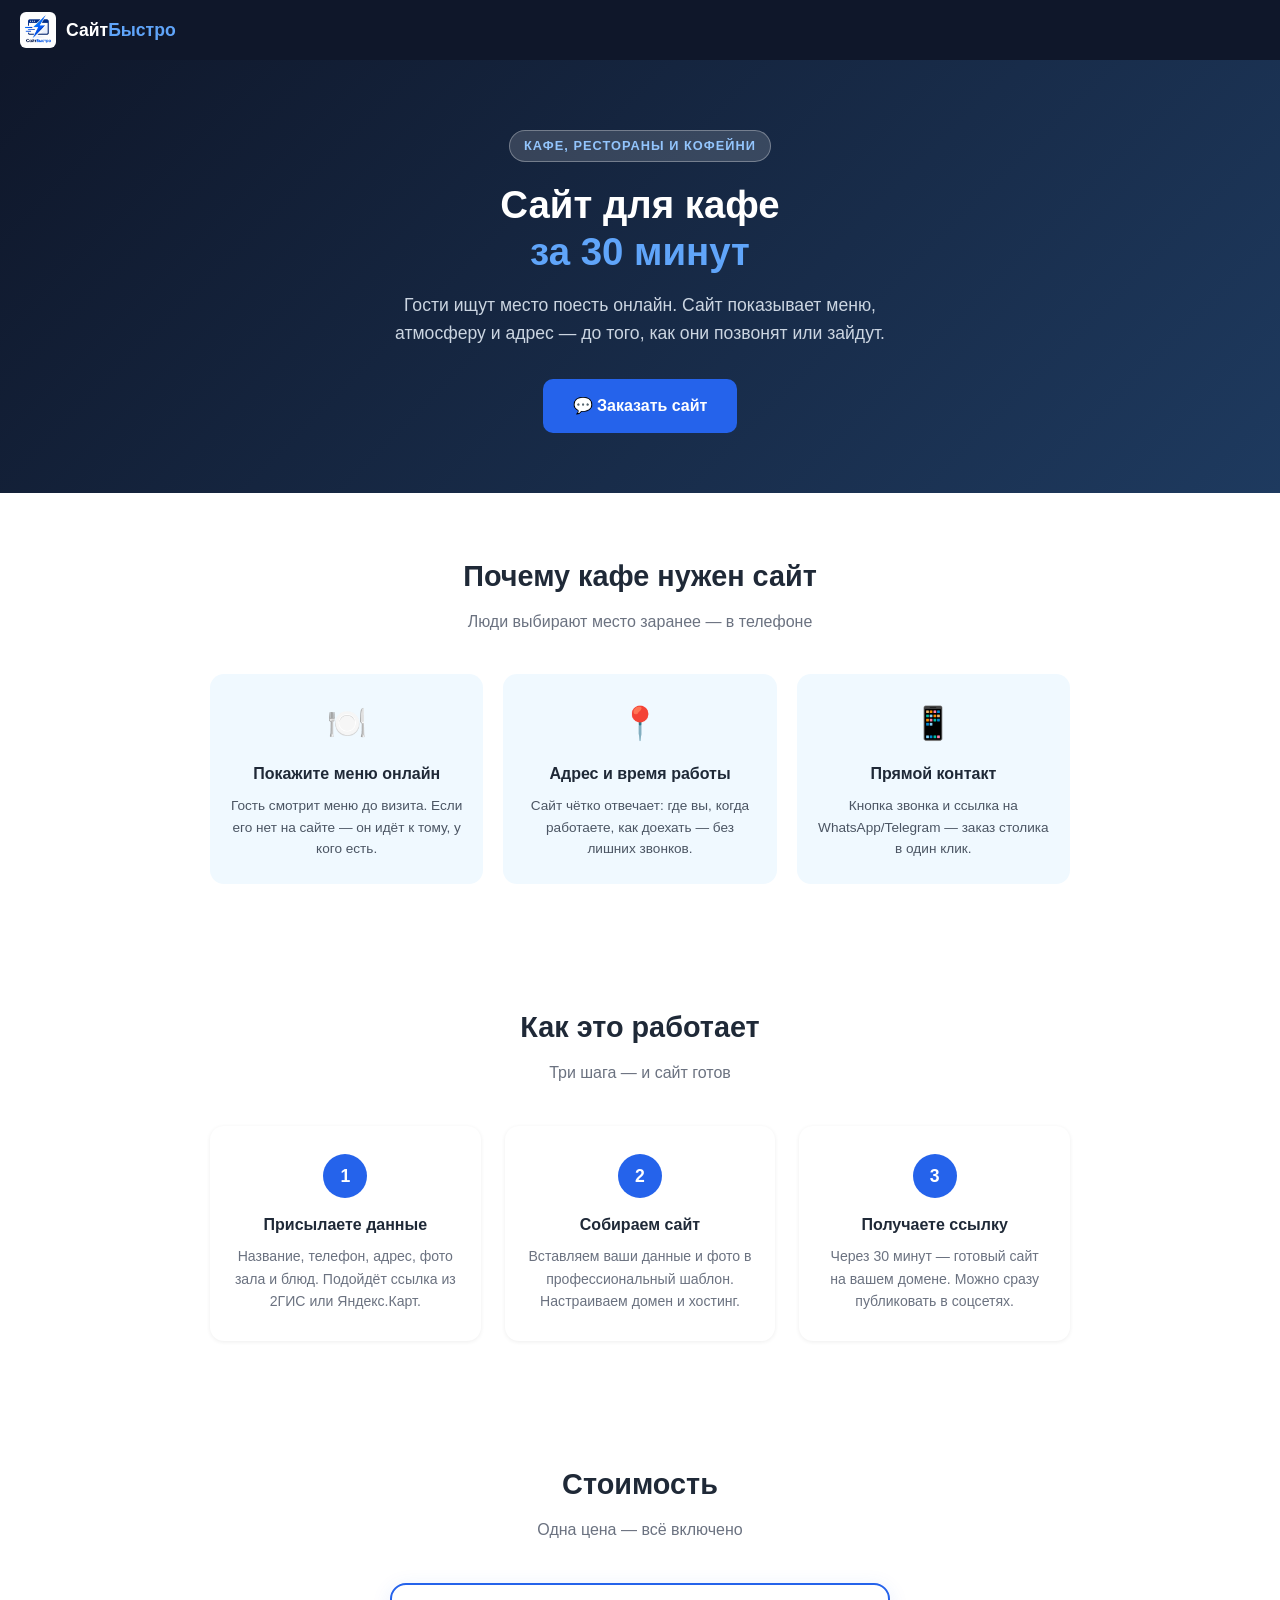
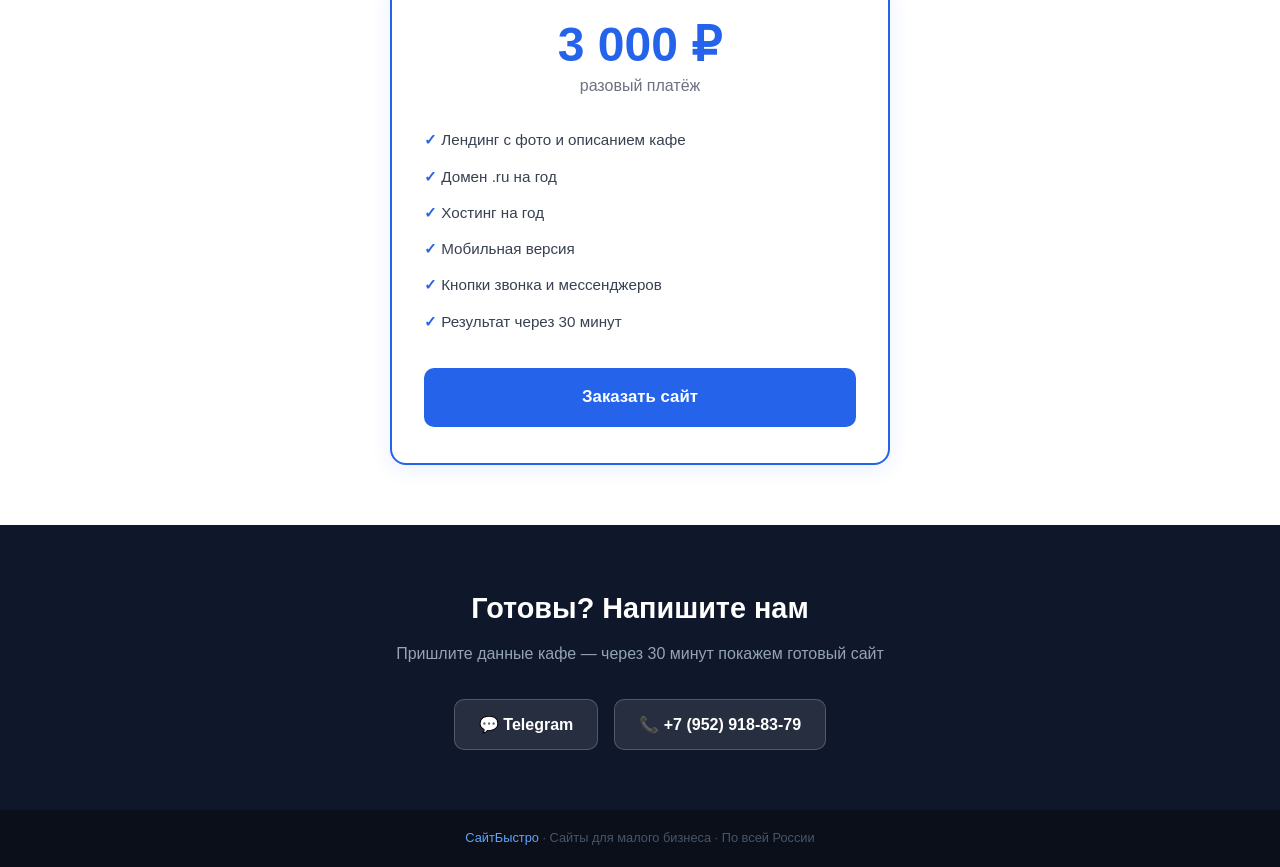
<file: kafe.html>
<!DOCTYPE html>
<html lang="ru">
<head>
    <meta charset="UTF-8">
    <meta name="viewport" content="width=device-width, initial-scale=1.0">
    <title>Сайт для кафе и ресторана — 3 000 ₽ под ключ | СайтБыстро</title>
    <meta name="description" content="Создание сайта для кафе, ресторана или кофейни за 30 минут. Домен, хостинг, лендинг с меню и контактами. 3 000 ₽ всё включено. Работаем по всей России.">
    <meta property="og:title" content="Сайт для кафе и ресторана — 3 000 ₽ | СайтБыстро">
    <meta property="og:description" content="Готовый лендинг для кафе за 30 минут. Домен и хостинг включены.">
    <meta property="og:image" content="https://sitebystro.ru/logo.jpg">
    <meta property="og:url" content="https://sitebystro.ru/kafe">
    <style>
        * { box-sizing: border-box; margin: 0; padding: 0; }
        body { font-family: -apple-system, BlinkMacSystemFont, 'Segoe UI', sans-serif; color: #1f2937; line-height: 1.6; }

        .navbar { background: #0f172a; padding: 12px 20px; display: flex; align-items: center; }
        .navbar-logo { display: flex; align-items: center; gap: 10px; text-decoration: none; }
        .navbar-logo img { width: 36px; height: 36px; border-radius: 6px; object-fit: cover; }
        .navbar-logo span { color: white; font-size: 1.1rem; font-weight: 800; }
        .navbar-logo span em { color: #60a5fa; font-style: normal; }

        .hero { background: linear-gradient(135deg, #0f172a 0%, #1e3a5f 100%); color: white; padding: 70px 20px 60px; text-align: center; }
        .hero-badge { display: inline-block; background: rgba(255,255,255,0.15); border: 1px solid rgba(255,255,255,0.3); color: #93c5fd; font-size: 0.8rem; font-weight: 600; letter-spacing: 0.08em; text-transform: uppercase; padding: 5px 14px; border-radius: 20px; margin-bottom: 20px; }
        .hero h1 { font-size: 2.4rem; font-weight: 800; margin-bottom: 16px; line-height: 1.2; }
        .hero h1 span { color: #60a5fa; }
        .hero p { font-size: 1.1rem; color: #cbd5e1; max-width: 560px; margin: 0 auto 32px; }
        .btn-primary { display: inline-block; background: #2563eb; color: white; font-size: 1rem; font-weight: 700; padding: 14px 30px; border-radius: 10px; text-decoration: none; }
        .btn-primary:hover { background: #1d4ed8; }

        .container { max-width: 900px; margin: 0 auto; padding: 0 20px; }
        section { padding: 60px 20px; }
        .section-title { font-size: 1.8rem; font-weight: 800; text-align: center; margin-bottom: 10px; }
        .section-sub { text-align: center; color: #6b7280; margin-bottom: 40px; }

        .why-grid { display: grid; grid-template-columns: repeat(3, 1fr); gap: 20px; max-width: 860px; margin: 0 auto; }
        .why-card { background: #f0f9ff; border-radius: 14px; padding: 24px 20px; text-align: center; }
        .why-icon { font-size: 2rem; margin-bottom: 12px; }
        .why-card h3 { font-size: 1rem; font-weight: 700; margin-bottom: 8px; }
        .why-card p { font-size: 0.85rem; color: #4b5563; }

        .steps-bg { background: #f8fafc; }
        .steps-grid { display: grid; grid-template-columns: repeat(3, 1fr); gap: 24px; max-width: 860px; margin: 0 auto; }
        .step { background: white; border-radius: 14px; padding: 28px 22px; text-align: center; box-shadow: 0 1px 4px rgba(0,0,0,0.07); }
        .step-num { width: 44px; height: 44px; background: #2563eb; color: white; border-radius: 50%; display: flex; align-items: center; justify-content: center; font-weight: 800; font-size: 1.1rem; margin: 0 auto 14px; }
        .step h3 { font-size: 1rem; font-weight: 700; margin-bottom: 8px; }
        .step p { font-size: 0.88rem; color: #6b7280; }

        .price-box { max-width: 500px; margin: 0 auto; background: white; border: 2px solid #2563eb; border-radius: 16px; padding: 36px 32px; text-align: center; box-shadow: 0 4px 20px rgba(37,99,235,0.1); }
        .price-amount { font-size: 3rem; font-weight: 900; color: #2563eb; line-height: 1; }
        .price-period { font-size: 1rem; color: #6b7280; margin-top: 4px; margin-bottom: 24px; }
        .price-list { list-style: none; text-align: left; margin-bottom: 28px; }
        .price-list li { padding: 6px 0; font-size: 0.95rem; color: #374151; }
        .price-list li::before { content: "✓ "; color: #2563eb; font-weight: 700; }
        .price-box .btn-primary { width: 100%; text-align: center; font-size: 1.05rem; padding: 16px; display: block; }

        .contact { background: #0f172a; color: white; text-align: center; padding: 60px 20px; }
        .contact h2 { font-size: 1.8rem; font-weight: 800; margin-bottom: 10px; }
        .contact p { color: #94a3b8; margin-bottom: 32px; }
        .contact-links { display: flex; justify-content: center; gap: 16px; flex-wrap: wrap; }
        .contact-link { display: inline-flex; align-items: center; gap: 8px; background: rgba(255,255,255,0.1); border: 1px solid rgba(255,255,255,0.2); color: white; text-decoration: none; padding: 12px 24px; border-radius: 10px; font-weight: 600; }
        .contact-link:hover { background: rgba(255,255,255,0.2); }

        footer { background: #0a0f1a; color: #475569; text-align: center; padding: 18px 20px; font-size: 0.8rem; }
        footer a { color: #60a5fa; text-decoration: none; }

        @media (max-width: 600px) {
            .hero h1 { font-size: 1.8rem; }
            .why-grid { grid-template-columns: 1fr; }
            .steps-grid { grid-template-columns: 1fr; }
        }
    </style>
</head>
<body>

<nav class="navbar">
    <a href="/" class="navbar-logo">
        <img src="logo.jpg" alt="СайтБыстро">
        <span>Сайт<em>Быстро</em></span>
    </a>
</nav>

<section class="hero">
    <div class="hero-badge">Кафе, рестораны и кофейни</div>
    <h1>Сайт для кафе<br><span>за 30 минут</span></h1>
    <p>Гости ищут место поесть онлайн. Сайт показывает меню, атмосферу и адрес — до того, как они позвонят или зайдут.</p>
    <a href="https://t.me/eldtoll" class="btn-primary">💬 Заказать сайт</a>
</section>

<section>
    <div class="container">
        <h2 class="section-title">Почему кафе нужен сайт</h2>
        <p class="section-sub">Люди выбирают место заранее — в телефоне</p>
        <div class="why-grid">
            <div class="why-card">
                <div class="why-icon">🍽️</div>
                <h3>Покажите меню онлайн</h3>
                <p>Гость смотрит меню до визита. Если его нет на сайте — он идёт к тому, у кого есть.</p>
            </div>
            <div class="why-card">
                <div class="why-icon">📍</div>
                <h3>Адрес и время работы</h3>
                <p>Сайт чётко отвечает: где вы, когда работаете, как доехать — без лишних звонков.</p>
            </div>
            <div class="why-card">
                <div class="why-icon">📱</div>
                <h3>Прямой контакт</h3>
                <p>Кнопка звонка и ссылка на WhatsApp/Telegram — заказ столика в один клик.</p>
            </div>
        </div>
    </div>
</section>

<section>
    <div class="container">
        <h2 class="section-title">Как это работает</h2>
        <p class="section-sub">Три шага — и сайт готов</p>
        <div class="steps-grid">
            <div class="step">
                <div class="step-num">1</div>
                <h3>Присылаете данные</h3>
                <p>Название, телефон, адрес, фото зала и блюд. Подойдёт ссылка из 2ГИС или Яндекс.Карт.</p>
            </div>
            <div class="step">
                <div class="step-num">2</div>
                <h3>Собираем сайт</h3>
                <p>Вставляем ваши данные и фото в профессиональный шаблон. Настраиваем домен и хостинг.</p>
            </div>
            <div class="step">
                <div class="step-num">3</div>
                <h3>Получаете ссылку</h3>
                <p>Через 30 минут — готовый сайт на вашем домене. Можно сразу публиковать в соцсетях.</p>
            </div>
        </div>
    </div>
</section>

<section>
    <div class="container">
        <h2 class="section-title">Стоимость</h2>
        <p class="section-sub">Одна цена — всё включено</p>
        <div class="price-box">
            <div class="price-amount">3 000 ₽</div>
            <div class="price-period">разовый платёж</div>
            <ul class="price-list">
                <li>Лендинг с фото и описанием кафе</li>
                <li>Домен .ru на год</li>
                <li>Хостинг на год</li>
                <li>Мобильная версия</li>
                <li>Кнопки звонка и мессенджеров</li>
                <li>Результат через 30 минут</li>
            </ul>
            <a href="https://t.me/eldtoll" class="btn-primary">Заказать сайт</a>
        </div>
    </div>
</section>

<section class="contact">
    <div class="container">
        <h2>Готовы? Напишите нам</h2>
        <p>Пришлите данные кафе — через 30 минут покажем готовый сайт</p>
        <div class="contact-links">
            <a href="https://t.me/eldtoll" class="contact-link">💬 Telegram</a>
            <a href="tel:+79529188379" class="contact-link">📞 +7 (952) 918-83-79</a>
        </div>
    </div>
</section>

<footer>
    <a href="/">СайтБыстро</a> · Сайты для малого бизнеса · По всей России
</footer>

</body>
</html>
</file>
<file: blog.css>
/* СайтБыстро — блог и внутренние страницы */

:root {
    --primary: #2563eb;
    --primary-dark: #1d4ed8;
    --primary-light: #60a5fa;
    --text-dark: #1f2937;
    --text-light: #64748b;
    --bg-light: #f8fafc;
    --gradient-hero: linear-gradient(135deg, #0f172a 0%, #1e3a5f 100%);
    --gradient-btn: linear-gradient(135deg, #2563eb 0%, #3b82f6 100%);
    --shadow-sm: 0 1px 3px rgba(0,0,0,0.08);
    --shadow-md: 0 4px 12px rgba(0,0,0,0.1);
    --shadow-lg: 0 10px 30px rgba(0,0,0,0.12);
}

* { box-sizing: border-box; margin: 0; padding: 0; }

body {
    font-family: -apple-system, BlinkMacSystemFont, 'Segoe UI', sans-serif;
    line-height: 1.6;
    color: var(--text-dark);
    background: white;
}

.container {
    max-width: 900px;
    margin: 0 auto;
    padding: 0 20px;
}

/* ── Home blog banner ─────────────────── */
.home-blog {
    padding: 0 20px 56px;
    background: white;
}

.home-blog-banner {
    display: flex;
    align-items: center;
    gap: 18px;
    max-width: 640px;
    margin: 0 auto;
    padding: 20px 24px;
    text-decoration: none;
    background: var(--bg-light);
    border: 1px solid rgba(37, 99, 235, 0.14);
    border-radius: 16px;
    box-shadow: var(--shadow-sm);
    transition: all 0.25s ease;
}

.home-blog-banner:hover {
    transform: translateY(-2px);
    box-shadow: var(--shadow-md);
    border-color: rgba(37, 99, 235, 0.28);
    background: #eff6ff;
}

.home-blog-banner-icon {
    flex-shrink: 0;
    font-size: 1.5rem;
    line-height: 1;
    opacity: 0.7;
}

.home-blog-banner-text {
    flex: 1;
    display: flex;
    flex-direction: column;
    gap: 4px;
    min-width: 0;
}

.home-blog-banner-text strong {
    font-size: 1.02rem;
    font-weight: 700;
    color: #334155;
}

.home-blog-banner-text span {
    font-size: 0.88rem;
    color: #7b8a9a;
    line-height: 1.45;
}

.home-blog-banner-arrow {
    flex-shrink: 0;
    font-size: 1.2rem;
    font-weight: 600;
    color: var(--primary);
    opacity: 0.85;
    transition: transform 0.2s ease;
}

.home-blog-banner:hover .home-blog-banner-arrow {
    transform: translateX(4px);
    opacity: 1;
}

/* ── Inner pages ─────────────────────── */
.page-header {
    background: var(--gradient-hero);
    color: white;
    padding: 20px 0 48px;
    position: relative;
    overflow: hidden;
}

.page-header::before {
    content: '';
    position: absolute;
    inset: 0;
    background: url('data:image/svg+xml,<svg width="100" height="100" xmlns="http://www.w3.org/2000/svg"><circle cx="20" cy="20" r="1.5" fill="rgba(255,255,255,0.12)"/><circle cx="80" cy="15" r="1" fill="rgba(255,255,255,0.1)"/><circle cx="50" cy="50" r="2" fill="rgba(255,255,255,0.08)"/></svg>');
    pointer-events: none;
}

.page-header .container { position: relative; z-index: 1; }

.page-nav {
    display: flex;
    align-items: center;
    justify-content: space-between;
    gap: 16px;
    margin-bottom: 28px;
}

.page-brand {
    display: inline-flex;
    align-items: center;
    gap: 10px;
    color: white;
    font-weight: 800;
    font-size: 1.05rem;
    text-decoration: none;
}

.page-brand img {
    width: 32px;
    height: 32px;
    border-radius: 6px;
    object-fit: cover;
}

.page-brand em { color: #60a5fa; font-style: normal; }

.page-back {
    color: rgba(255,255,255,0.85);
    text-decoration: none;
    font-size: 0.9rem;
}

.page-back:hover { color: white; }

.page-header h1 {
    font-size: 2rem;
    font-weight: 800;
    line-height: 1.25;
    max-width: 720px;
}

.page-header .page-meta {
    margin-top: 10px;
    font-size: 0.9rem;
    opacity: 0.7;
}

.legal-main {
    background: var(--bg-light);
    padding: 0 0 64px;
    margin-top: -24px;
}

.legal-card {
    max-width: 720px;
    margin: 0 auto;
    background: white;
    border-radius: 18px;
    padding: 40px 36px;
    box-shadow: var(--shadow-md);
    border-top: 3px solid var(--primary-light);
}

.legal-card h2 {
    font-size: 1.15rem;
    font-weight: 700;
    color: var(--text-dark);
    margin: 2rem 0 0.75rem;
}

.legal-card h2:first-of-type { margin-top: 0; }

.legal-card h3 {
    font-size: 1rem;
    font-weight: 700;
    color: var(--text-dark);
    margin: 1.25rem 0 0.5rem;
}

.legal-card p {
    color: var(--text-light);
    line-height: 1.75;
    margin-bottom: 0.85rem;
}

.legal-card ul,
.legal-card ol {
    color: var(--text-light);
    padding-left: 1.35rem;
    margin-bottom: 0.85rem;
}

.legal-card li {
    margin-bottom: 0.4rem;
    line-height: 1.65;
}

.legal-card a {
    color: var(--primary);
    text-decoration: none;
}

.legal-card a:hover {
    color: var(--primary-dark);
    text-decoration: underline;
}

.legal-card strong { color: var(--text-dark); }

.article-lead {
    font-size: 1.05rem;
    color: var(--text-light);
    margin-bottom: 0.5rem;
}

.article-cta {
    margin-top: 2rem;
    padding: 24px;
    background: #eff6ff;
    border-radius: 14px;
    border-left: 4px solid var(--primary-light);
}

.article-cta p { margin-bottom: 14px; color: var(--text-light); }

.article-cta .btn {
    display: inline-block;
    padding: 14px 28px;
    background: var(--gradient-btn);
    color: white;
    font-weight: 700;
    text-decoration: none;
    border-radius: 10px;
    box-shadow: 0 6px 20px rgba(37, 99, 235, 0.3);
    transition: transform 0.2s, box-shadow 0.2s;
}

.article-cta .btn:hover {
    transform: translateY(-2px);
    box-shadow: var(--shadow-lg);
}

/* ── Blog listing ────────────────────── */
.blog-panel {
    max-width: 760px;
    margin: 0 auto;
    background: rgba(255, 255, 255, 0.92);
    border-radius: 24px;
    padding: 28px 24px 32px;
    box-shadow: var(--shadow-md);
    border: 1px solid rgba(37, 99, 235, 0.1);
}

.blog-list {
    display: flex;
    flex-direction: column;
    gap: 16px;
}

.post-card {
    position: relative;
    background: var(--bg-light);
    border-radius: 18px;
    padding: 24px 26px 22px 30px;
    text-decoration: none;
    display: block;
    transition: all 0.28s ease;
    border: 1px solid rgba(37, 99, 235, 0.1);
    overflow: hidden;
}

.post-card::before {
    content: '';
    position: absolute;
    left: 0;
    top: 0;
    bottom: 0;
    width: 5px;
    background: var(--gradient-btn);
    border-radius: 18px 0 0 18px;
}

.post-card:hover {
    transform: translateY(-3px);
    background: #eff6ff;
    border-color: rgba(37, 99, 235, 0.2);
    box-shadow: var(--shadow-sm);
}

.post-card-top {
    display: flex;
    align-items: center;
    justify-content: space-between;
    gap: 12px;
    margin-bottom: 14px;
}

.post-tag {
    font-size: 0.72rem;
    font-weight: 600;
    letter-spacing: 0.03em;
    text-transform: uppercase;
    color: #4b6cb7;
    background: rgba(255, 255, 255, 0.7);
    border: 1px solid rgba(37, 99, 235, 0.14);
    padding: 5px 12px;
    border-radius: 50px;
}

.post-icon { font-size: 1.35rem; opacity: 0.55; }

.post-card h2 {
    font-size: 1.12rem;
    font-weight: 600;
    color: #334155;
    margin: 0 0 10px;
    line-height: 1.4;
}

.post-card p {
    color: #7b8a9a;
    font-size: 0.92rem;
    line-height: 1.65;
    margin: 0;
}

.post-card-footer {
    display: flex;
    align-items: center;
    justify-content: space-between;
    margin-top: 16px;
    padding-top: 14px;
    border-top: 1px solid rgba(37, 99, 235, 0.1);
}

.post-card .read-more {
    font-size: 0.86rem;
    font-weight: 600;
    color: var(--primary);
}

.post-card-time {
    font-size: 0.78rem;
    color: #94a3b3;
}

/* ── Footer ─────────────────────────── */
.site-footer {
    background: #0a0f1a;
    color: #64748b;
    text-align: center;
    padding: 24px 20px;
    font-size: 0.85rem;
}

.site-footer a {
    color: #93c5fd;
    text-decoration: none;
}

.site-footer a:hover { text-decoration: underline; }

@media (max-width: 768px) {
    .page-header h1 { font-size: 1.55rem; }
    .legal-card { padding: 28px 22px; }
    .blog-panel { padding: 20px 16px 24px; border-radius: 18px; }
    .post-card { padding: 20px 18px 18px 24px; }
    .page-nav { flex-direction: column; align-items: flex-start; gap: 10px; }
    .home-blog-banner { padding: 18px 20px; gap: 14px; }
}
</file>
